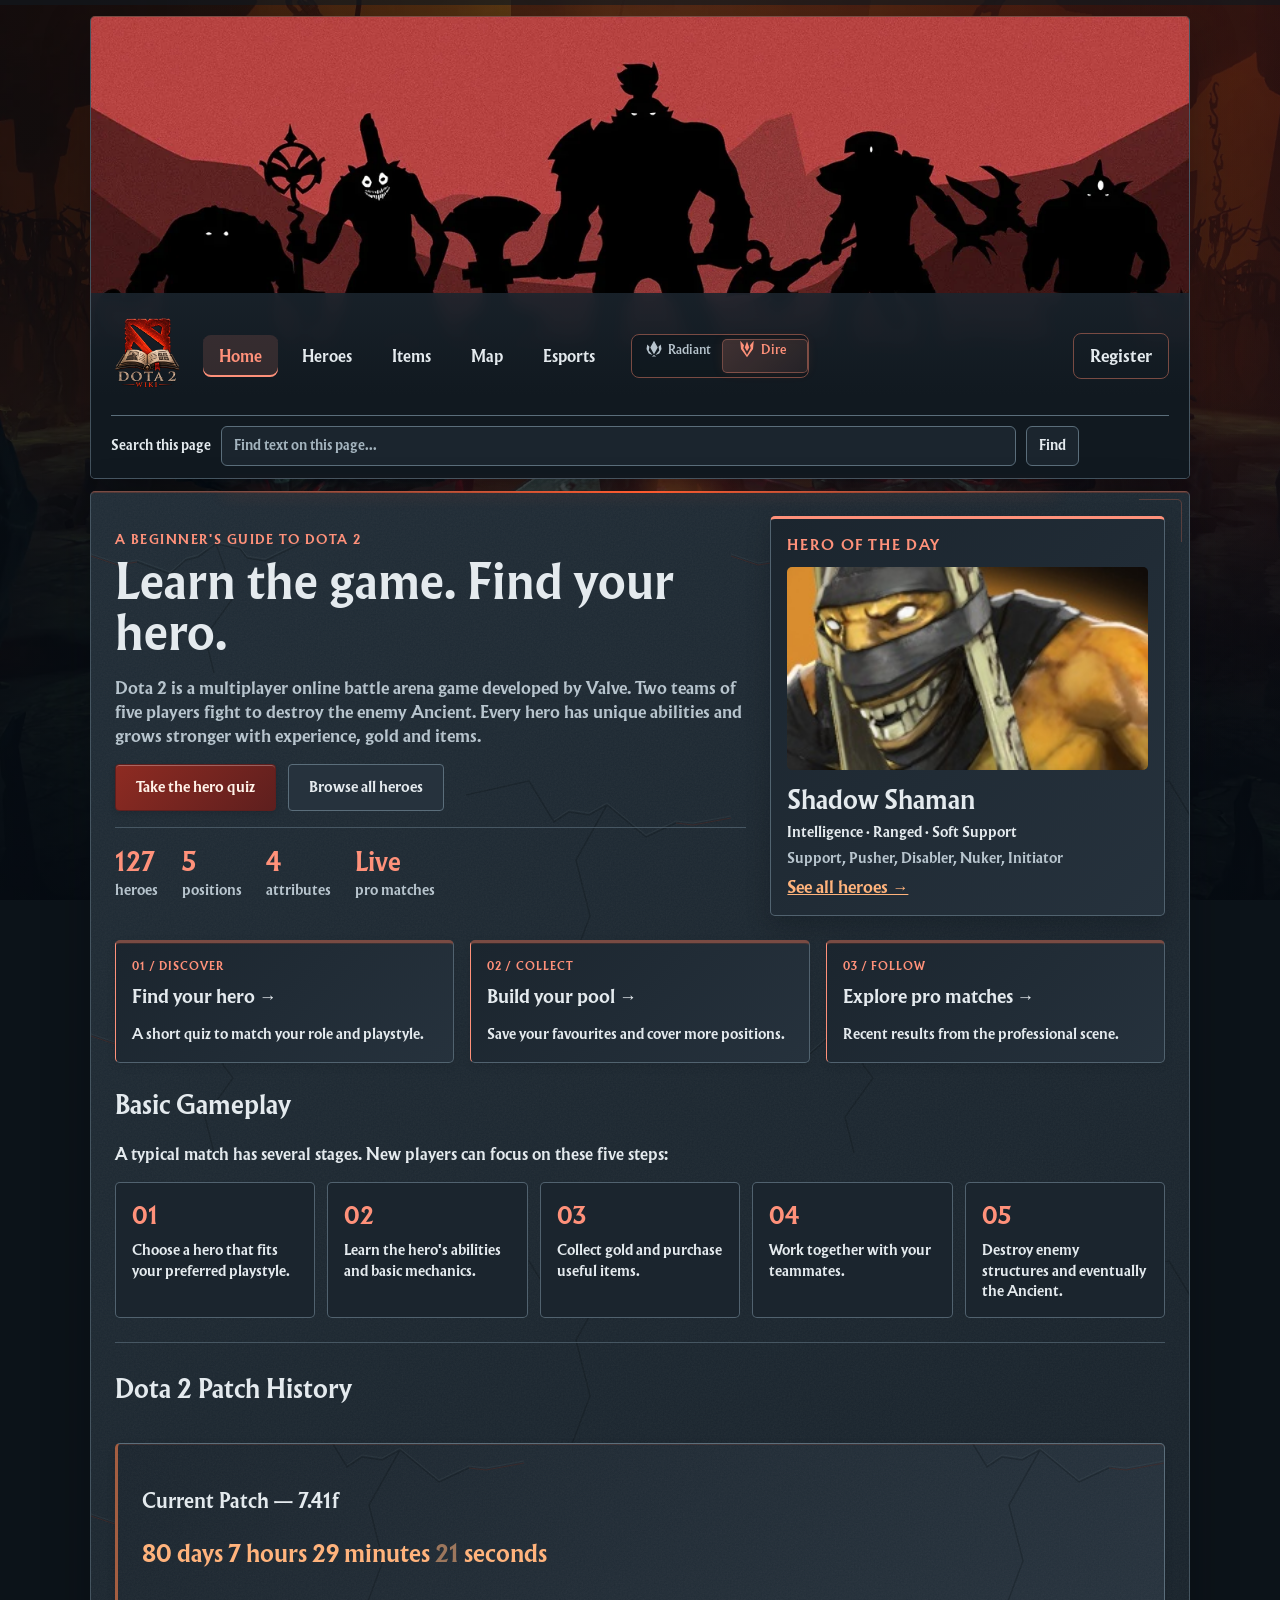
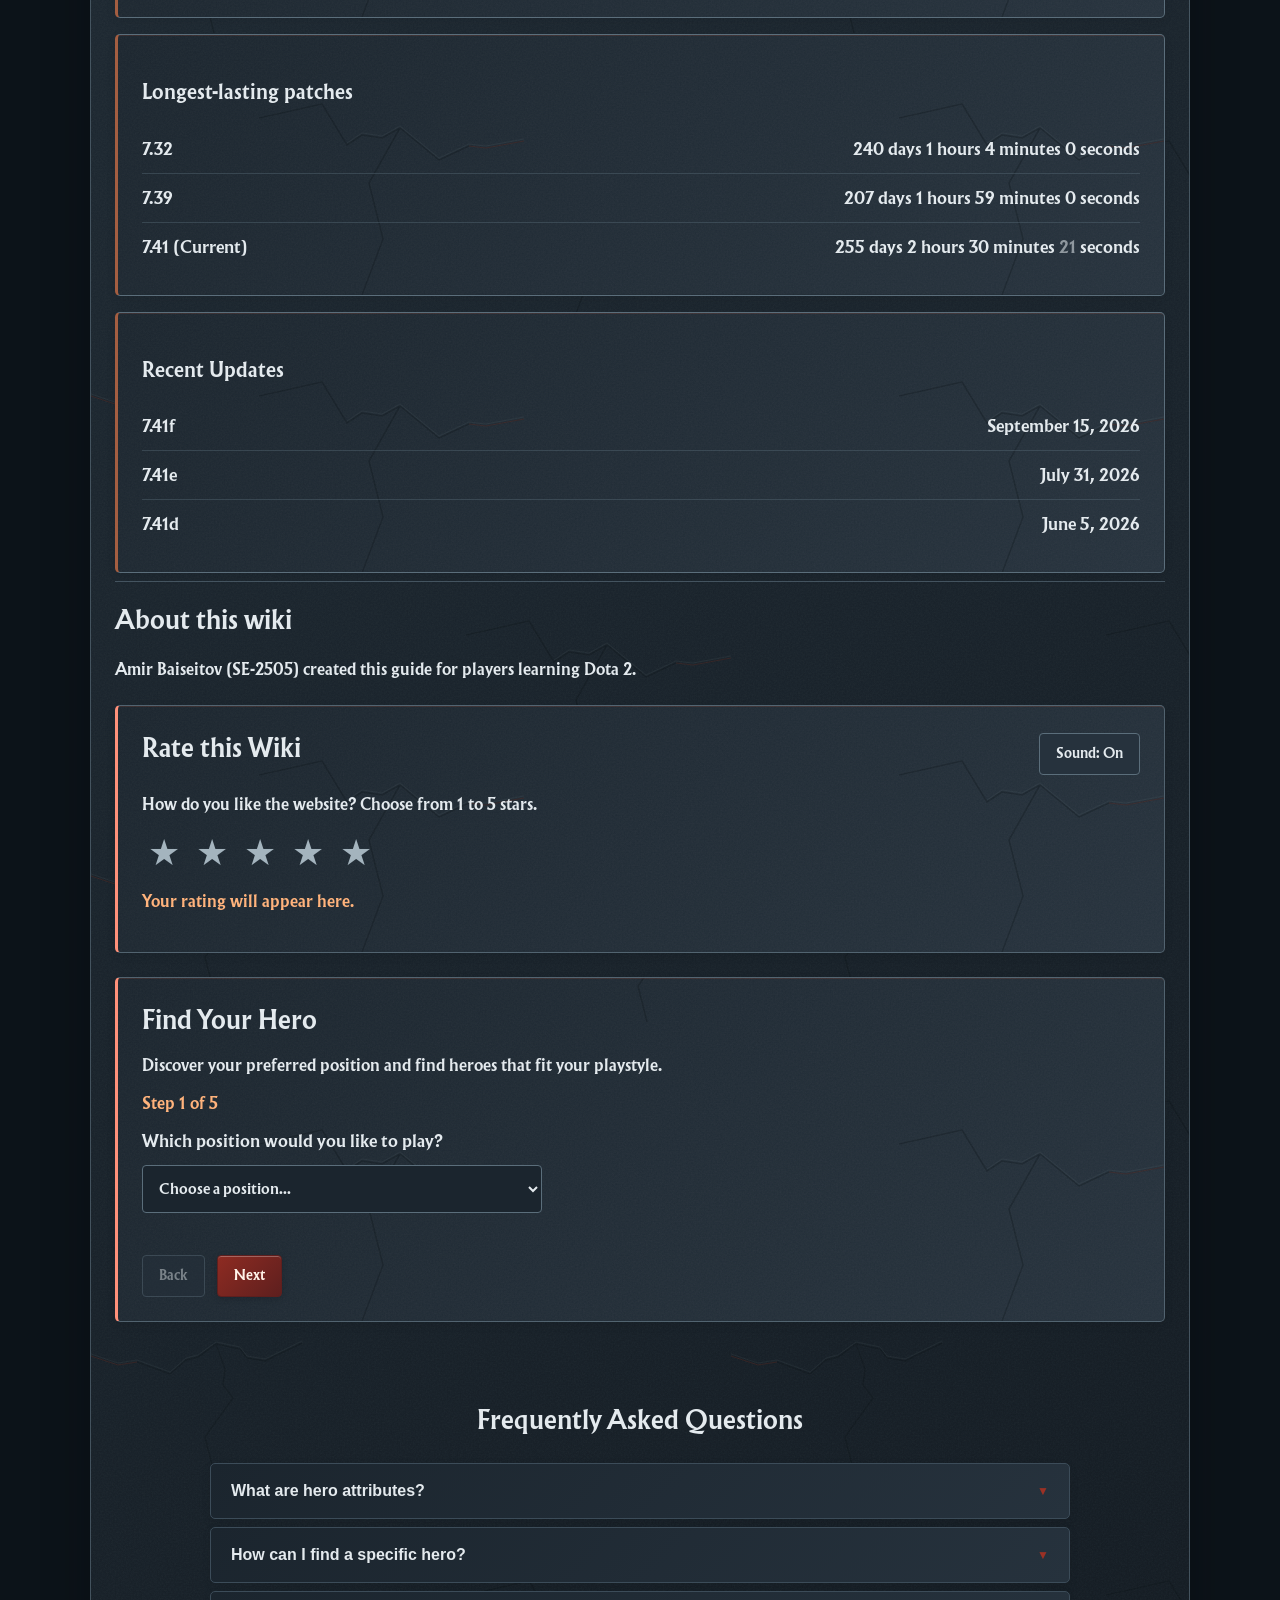
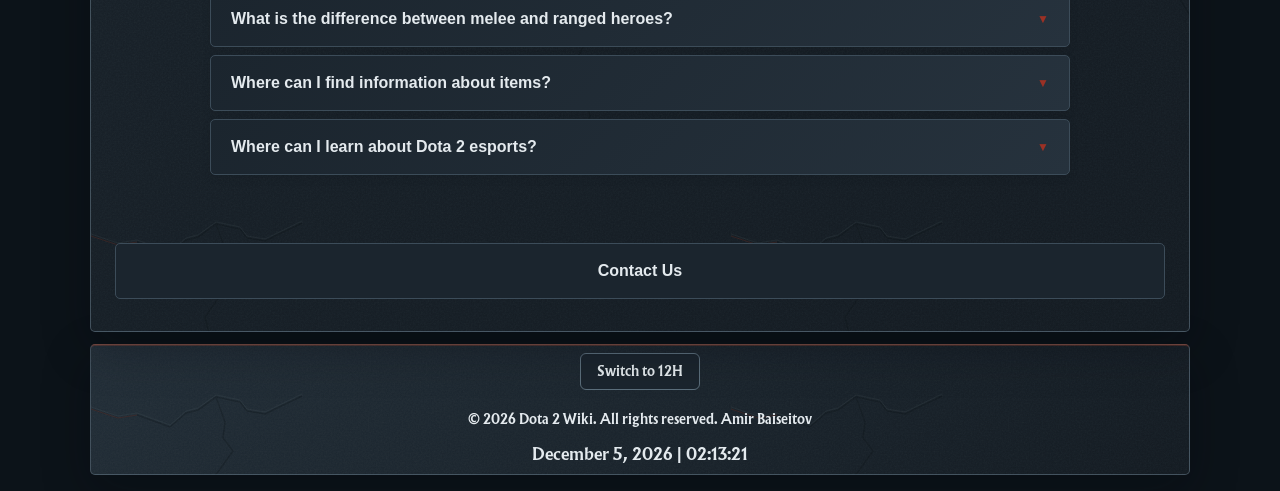
<file: index.html>
<!DOCTYPE html>
<html lang="en">
<head>
    <title>Home | Dota 2 Wiki</title>
    <meta charset="UTF-8">
    <meta name="viewport" content="width=device-width, initial-scale=1.0">
    <script src="js/theme.js"></script>
    <link rel="stylesheet" href="css/styles.css">
    <link rel="icon" href="images/icon.png">
    <script src="js/vendor/jquery-4.0.0.min.js"></script>
    <script src="js/script.js" type="module" defer></script>
</head>
<body class="home">
    <noscript><p>This website needs JavaScript for its catalogs and interactive features. Please enable it in your browser.</p></noscript>
    <div class="page-shell">
    <header>
    <a href="index.html" class="logo">
        <img src="images/icon.png" class="logo" alt="Dota 2 Wiki">
    </a>

    <button
        class="menu-toggle"
        type="button"
        aria-label="Toggle navigation"
        aria-expanded="false"
        aria-controls="main-navigation">
        ☰
    </button>
    
    <nav id="main-navigation" class="top-navbar" aria-label="Main navigation">
        <a href="index.html" class ="active">Home</a>
        <a href="heroes.html">Heroes</a>
        <a href="items.html">Items</a>
        <a href="map.html">Map</a>
        <a href="esports.html">Esports</a>
    </nav>

    
    <button class="theme-toggle" type="button" aria-label="Radiant light theme" aria-pressed="false" title="Switch to Radiant (light theme)">
        <span class="theme-side theme-radiant" aria-hidden="true"><span class="theme-emblem"></span>Radiant</span>
        <span class="theme-side theme-dire" aria-hidden="true"><span class="theme-emblem"></span>Dire</span>
    </button>

    <a href="register.html" class="register-link">
        Register
    </a>
    <form class="page-search" role="search" novalidate>
        <label for="page-search-input">Search this page</label>
        <input id="page-search-input" type="search" placeholder="Find text on this page..." autocomplete="off" aria-describedby="page-search-status">
        <button type="submit">Find</button>
        <span id="page-search-status" role="status"></span>
    </form>
    </header>
    

    
    <div class="overlay"></div>

        <main>
            <div class="main-content">
            <section class="home-hero">
                <div class="home-intro">
                    <p class="eyebrow">A BEGINNER'S GUIDE TO DOTA 2</p>
                    <h1>Learn the game. Find your hero.</h1>
                    <p class="home-lead">
                        Dota 2 is a multiplayer online battle arena game developed by Valve.
                        Two teams of five players fight to destroy the enemy Ancient. Every
                        hero has unique abilities and grows stronger with experience, gold
                        and items.
                    </p>
                    <div class="home-actions">
                        <a class="quiz-button quiz-next" href="#hero-quiz">Take the hero quiz</a>
                        <a class="quiz-button" href="heroes.html">Browse all heroes</a>
                    </div>
                    <ul class="home-stats" aria-label="Wiki in numbers">
                        <li><strong id="home-hero-count">127</strong> heroes</li>
                        <li><strong>5</strong> positions</li>
                        <li><strong>4</strong> attributes</li>
                        <li><strong>Live</strong> pro matches</li>
                    </ul>
                </div>
                <aside class="daily-hero" aria-labelledby="daily-hero-title">
                    <p class="eyebrow" id="daily-hero-title">HERO OF THE DAY</p>
                    <div id="daily-hero"></div>
                </aside>
            </section>

            <nav class="home-routes" aria-label="Start exploring">
                <a href="#hero-quiz"><span>01 / DISCOVER</span><strong>Find your hero →</strong><p>A short quiz to match your role and playstyle.</p></a>
                <a href="heroes.html"><span>02 / COLLECT</span><strong>Build your pool →</strong><p>Save your favourites and cover more positions.</p></a>
                <a href="esports.html"><span>03 / FOLLOW</span><strong>Explore pro matches →</strong><p>Recent results from the professional scene.</p></a>
            </nav>

            <h2>Basic Gameplay</h2>
            <p>A typical match has several stages. New players can focus on these five steps:</p>
            <ol class="gameplay-steps">
                <li>Choose a hero that fits your preferred playstyle.</li>
                <li>Learn the hero's abilities and basic mechanics.</li>
                <li>Collect gold and purchase useful items.</li>
                <li>Work together with your teammates.</li>
                <li>Destroy enemy structures and eventually the Ancient.</li>
            </ol>

            <hr>

            <section class="patch-history">
    <h2>Dota 2 Patch History</h2>

    <article class="current-patch">
        <h3>Current Patch — 7.41f</h3>
        <p id="patch-duration"></p>
    </article>

    <section class="longest-patches">
        <h3>Longest-lasting patches</h3>

        <div class="patch-entry">
            <span>7.32</span>
            <span id="duration-732"></span>
        </div>

        <div class="patch-entry">
            <span>7.39</span>
            <span id="duration-739"></span>
        </div>

        <div class="patch-entry">
            <span>7.41 (Current)</span>
            <span id="duration-741"></span>
        </div>
    </section>

    <section class="recent-patches">
        <h3>Recent Updates</h3>

        <div class="patch-entry">
            <span>7.41f</span>
            <span>September 15, 2026</span>
        </div>

        <div class="patch-entry">
            <span>7.41e</span>
            <span>July 31, 2026</span>
        </div>

        <div class="patch-entry">
            <span>7.41d</span>
            <span>June 5, 2026</span>
        </div>
    </section>
</section>

            <hr>

            <h2>About this wiki</h2>
            <p>Amir Baiseitov (SE-2505) created this guide for players learning Dota 2.</p>

            <section class="community-panel" aria-labelledby="rating-title">
                <div class="interactive-heading">
                    <h2 id="rating-title">Rate this Wiki</h2>
                    <button id="sound-toggle" class="quiz-button" type="button" aria-pressed="true" title="Toggle rating and quiz sounds">Sound: On</button>
                </div>
                <p>How do you like the website? Choose from 1 to 5 stars.</p>
                <div class="rating-stars" role="group" aria-label="Website rating">
                    <button class="rating-star" type="button" data-rating="1" aria-label="Rate 1 out of 5 stars" aria-pressed="false">★</button>
                    <button class="rating-star" type="button" data-rating="2" aria-label="Rate 2 out of 5 stars" aria-pressed="false">★</button>
                    <button class="rating-star" type="button" data-rating="3" aria-label="Rate 3 out of 5 stars" aria-pressed="false">★</button>
                    <button class="rating-star" type="button" data-rating="4" aria-label="Rate 4 out of 5 stars" aria-pressed="false">★</button>
                    <button class="rating-star" type="button" data-rating="5" aria-label="Rate 5 out of 5 stars" aria-pressed="false">★</button>
                </div>
                <p id="rating-message" role="status">Your rating will appear here.</p>
            </section>

            <section class="community-panel" id="hero-quiz" aria-labelledby="quiz-title">
                <h2 id="quiz-title">Find Your Hero</h2>
                <p>Discover your preferred position and find heroes that fit your playstyle.</p>
                <p id="quiz-progress" role="status">Step 1 of 5</p>

                <div class="quiz-step">
                    <label for="quiz-position">Which position would you like to play?</label>
                    <select id="quiz-position" aria-describedby="quiz-error">
                        <option value="" disabled selected>Choose a position...</option>
                        <option value="Auto">Help me find my position</option>
                        <option value="Carry">1 — Carry</option>
                        <option value="Mid">2 — Mid</option>
                        <option value="Offlane">3 — Offlane</option>
                        <option value="Soft Support">4 — Soft Support</option>
                        <option value="Hard Support">5 — Hard Support</option>
                    </select>
                </div>

                <div class="quiz-step" hidden>
                    <label for="quiz-playstyle">What would you enjoy doing for your team?</label>
                    <select id="quiz-playstyle" aria-describedby="quiz-error">
                        <option value="" disabled selected>Choose a playstyle...</option>
                        <option value="Farm">Become a strong damage dealer through farming</option>
                        <option value="Burst">Eliminate key enemies with burst damage</option>
                        <option value="Initiate">Start fights and control enemies</option>
                        <option value="Roam">Move around the map and set up kills</option>
                        <option value="Protect">Save and protect teammates</option>
                        <option value="Push">Pressure lanes and destroy towers</option>
                    </select>
                    <label for="quiz-early-game">How would you prefer to spend the early game?</label>
                    <select id="quiz-early-game" aria-describedby="quiz-error">
                        <option value="" disabled selected>Choose an early-game plan...</option>
                        <option value="Farm">Focus on last hits and items</option>
                        <option value="Solo">Get solo experience and control the lane</option>
                        <option value="Pressure">Pressure the enemy carry and lead the frontline</option>
                        <option value="Roam">Rotate between lanes and help secure kills</option>
                        <option value="Protect">Protect my carry and provide vision</option>
                    </select>
                </div>

                <div class="quiz-step" hidden>
                    <label for="quiz-attack-type">How would you prefer to attack?</label>
                    <select id="quiz-attack-type" aria-describedby="quiz-error">
                        <option value="" disabled selected>Choose an attack type...</option>
                        <option value="Any">Either is fine</option>
                        <option value="Melee">Melee — fight up close</option>
                        <option value="Ranged">Ranged — attack from a distance</option>
                    </select>
                </div>

                <div class="quiz-step" hidden>
                    <label for="quiz-attribute">Which hero attribute do you prefer?</label>
                    <select id="quiz-attribute" aria-describedby="quiz-error">
                        <option value="" disabled selected>Choose an attribute...</option>
                        <option value="Any">Any attribute</option>
                        <option value="Strength">Strength</option>
                        <option value="Agility">Agility</option>
                        <option value="Intelligence">Intelligence</option>
                        <option value="Universal">Universal</option>
                    </select>
                </div>

                <div class="quiz-step" hidden>
                    <label for="quiz-complexity">How complex should your hero be?</label>
                    <select id="quiz-complexity" aria-describedby="quiz-error">
                        <option value="" disabled selected>Choose a difficulty...</option>
                        <option value="1">1 — Easy</option>
                        <option value="2">2 — Medium</option>
                        <option value="3">3 — Hard</option>
                        <option value="Any">Any difficulty</option>
                    </select>
                </div>

                <div class="quiz-step" hidden>
                    <h3 id="quiz-results-title" tabindex="-1">Your hero matches</h3>
                    <p id="quiz-position-result"></p>
                    <p>Preference scores show how closely each hero fits your answers. Check the details to compare.</p>
                    <div id="quiz-recommendations"></div>
                    <div class="copy-controls">
                        <button id="copy-recommendations" class="quiz-button" type="button" aria-describedby="copy-tooltip">
                            <span class="copy-icon" aria-hidden="true">⧉</span> Copy recommendations
                        </button>
                        <span id="copy-tooltip" role="tooltip" hidden>Copied to clipboard!</span>
                    </div>
                    <a href="heroes.html">Explore all heroes</a>
                </div>

                <p id="quiz-error" class="field-error" role="alert"></p>
                <p id="account-feedback" role="status"></p>
                <div class="quiz-actions">
                    <button class="quiz-button" id="quiz-back" type="button" disabled>Back</button>
                    <button class="quiz-button quiz-next" id="quiz-next" type="button">Next</button>
                </div>
            </section>

            <section class="faq">
                <h2>Frequently Asked Questions</h2>


                <div class="faq-item">
                    <button class="faq-question" type="button">
                        What are hero attributes?
                    </button>
                    
                    <div class="faq-answer">
                        <p>
                            Heroes are classified by Strength, Agility, Intelligence, and Universal attributes. Each attribute influences how heroes benefit from their stats.
                        </p>
                    </div>
                </div>

                <div class="faq-item">
                    <button class="faq-question" type="button">
                        How can I find a specific hero?
                    </button>
                    
                    <div class="faq-answer">
                        <p>
                            Visit the Heroes page and use the search bar or filters to find heroes by name, attribute, or complexity.
                        </p>
                    </div>
                </div>

                <div class="faq-item">
                    <button class="faq-question" type="button">
                        What is the difference between melee and ranged heroes?
                    </button>
                    
                    <div class="faq-answer" >
                        <p>
                            Melee heroes attack from a short distance, while ranged heroes can attack enemies from farther away.
                        </p>
                    </div>
                </div>
                
                <div class="faq-item">
                    <button class="faq-question" type="button">
                        Where can I find information about items?
                    </button>
                    
                    <div class="faq-answer">
                        <p>
                            Open the Items page to explore different items and view their details.
                        </p>
                    </div>
                </div>

                <div class="faq-item">
                    <button class="faq-question" type="button">
                        Where can I learn about Dota 2 esports?
                    </button>
                    
                    <div class="faq-answer">
                        <p>
                            Visit the Esports page to explore information about professional teams and tournaments.
                        </p>
                    </div>
                </div>
            </section>




            <div id="contact-block">
                <button id="open-contact" type="button">Contact Us</button>
            </div>
            
            </div>
            

        </main>
            
        <div class="popup-overlay" id="contact-popup">
                <div class="popup-content" role="dialog" aria-modal="true" aria-label="Contact us">

            <form class="contact-form" id="contact-form" novalidate>
                <button id="close-contact" type="button" aria-label="Close contact form">×</button>
                <label for="name">Name</label> 
                
                <input type="text" id="name" name="name" placeholder="Enter your name">

                <label for="email">Email</label>
                <input type="text" inputmode="email" id="email" name="email" placeholder="Enter your email">

                <label for="topic">Topic</label>
                <select id="topic" name="topic">
                    <option value="" disabled selected hidden>Choose a topic ...</option>
                    <option value="feedback">Website Feedback</option>
                    <option value="heroes">Hero Information</option>
                    <option value="items">Item Information</option>
                    <option value="map">Map Information</option>
                    <option value="other">Other</option>
                </select>

                <label for="message">Message</label>
                <textarea
                    id="message"
                    name="message"
                    placeholder="Write your message..."
                    rows="5"></textarea>
                <div id="form-errors" role="alert"></div>
                <div id="form-result" role="status"></div>

                <button class="contact-send" type="submit">Send Message</button>

            </form>
                </div>
            </div>

    <footer>
        <button id="toggle-time-format" type="button">
            Switch to 12H
        </button>
        <p>&copy; 2026 Dota 2 Wiki. All rights reserved. Amir Baiseitov</p>
        <div id="current-datetime"></div>
    </footer>
    </div>  
</body>
</html>
</file>
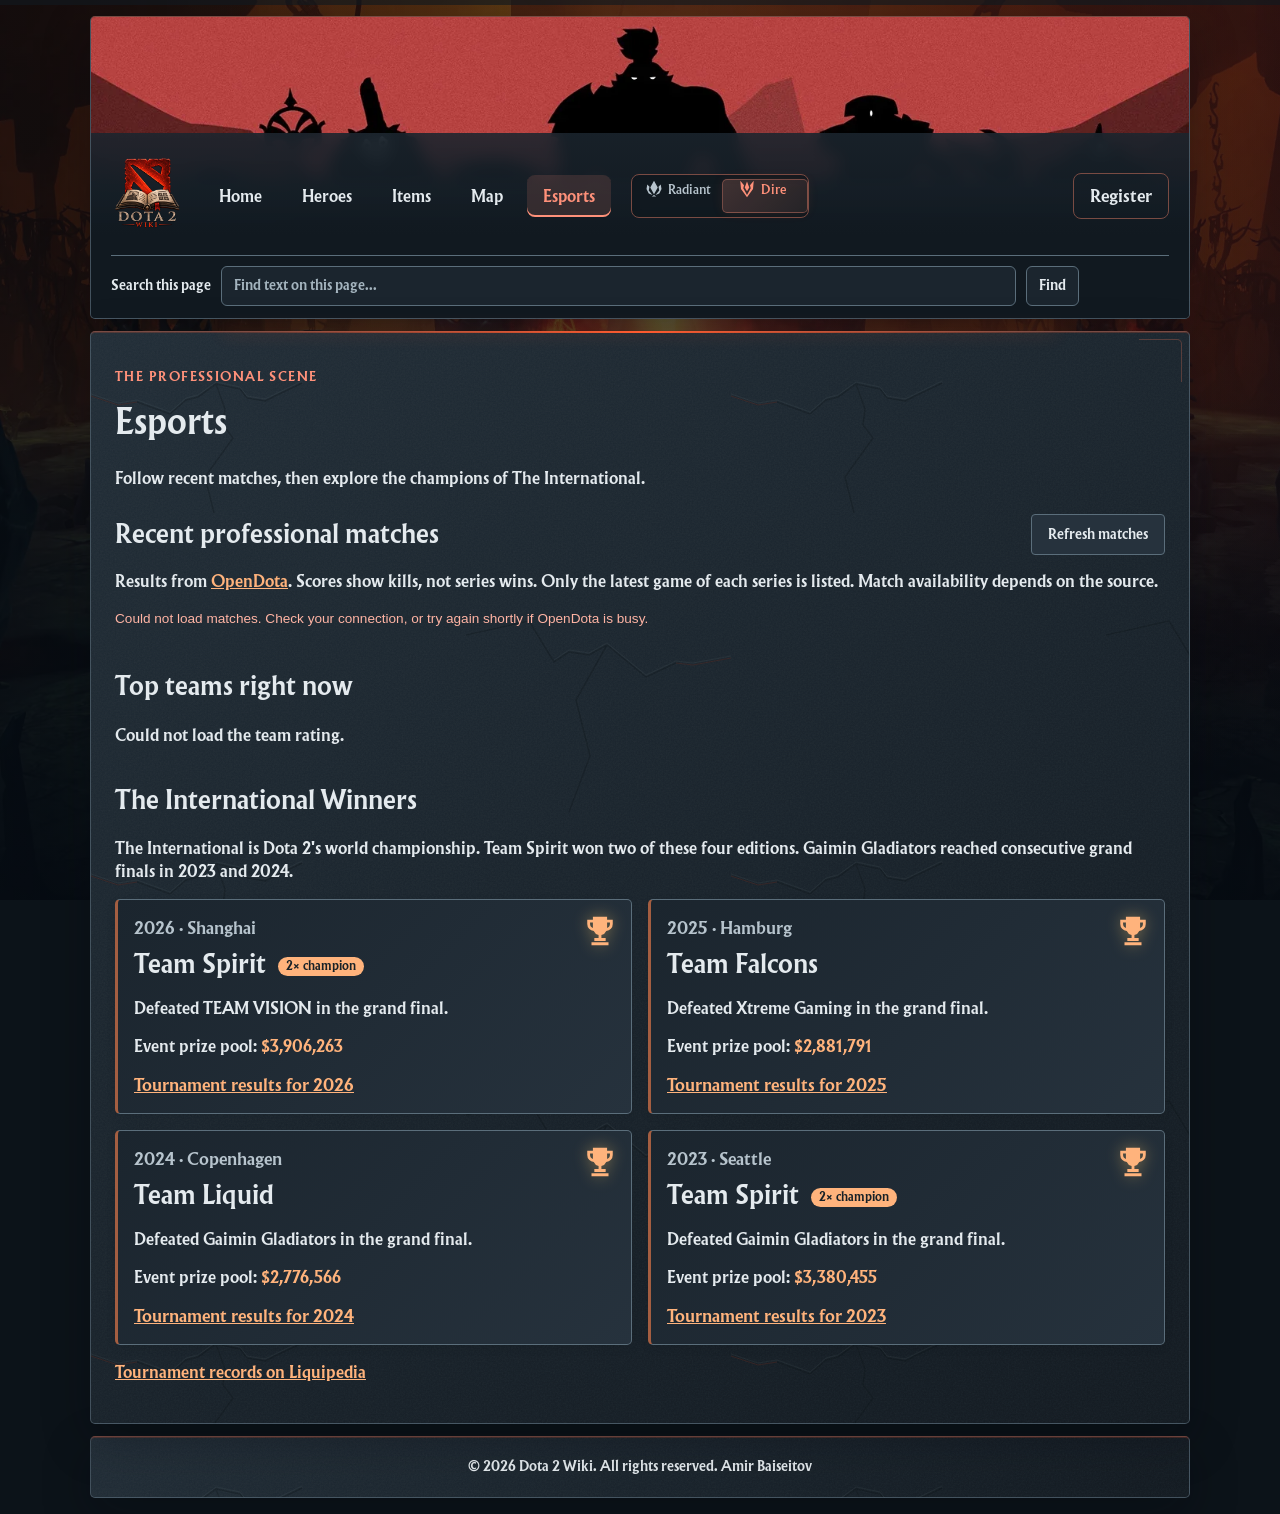
<file: esports.html>
<!DOCTYPE html>
<html lang="en">
<head>
    <title>Esports | Dota 2 Wiki</title>
    <meta charset="UTF-8">
    <meta name="viewport" content="width=device-width, initial-scale=1.0">
    <script src="js/theme.js"></script>
    <link rel="stylesheet" href="css/styles.css">
    <link rel="icon" href="images/icon.png">
    <script src="js/vendor/jquery-4.0.0.min.js"></script>
    <script src="js/script.js" type="module" defer></script>
</head>
<body>
    <noscript><p>This website needs JavaScript for its catalogs and interactive features. Please enable it in your browser.</p></noscript>
    <div class="page-shell">
<header>
    <a href="index.html" class="logo">
        <img src="images/icon.png" class="logo" alt="Dota 2 Wiki">
    </a>

    <button
        class="menu-toggle"
        type="button"
        aria-label="Toggle navigation"
        aria-expanded="false"
        aria-controls="main-navigation">
        ☰
    </button>
    
    <nav id="main-navigation" class="top-navbar" aria-label="Main navigation">
        <a href="index.html">Home</a>
        <a href="heroes.html">Heroes</a>
        <a href="items.html">Items</a>
        <a href="map.html">Map</a>
        <a href="esports.html" class ="active">Esports</a>
    </nav>

    <button class="theme-toggle" type="button" aria-label="Radiant light theme" aria-pressed="false" title="Switch to Radiant (light theme)">
        <span class="theme-side theme-radiant" aria-hidden="true"><span class="theme-emblem"></span>Radiant</span>
        <span class="theme-side theme-dire" aria-hidden="true"><span class="theme-emblem"></span>Dire</span>
    </button>

    <a href="register.html" class="register-link">
        Register
    </a>
    <form class="page-search" role="search" novalidate>
        <label for="page-search-input">Search this page</label>
        <input id="page-search-input" type="search" placeholder="Find text on this page..." autocomplete="off" aria-describedby="page-search-status">
        <button type="submit">Find</button>
        <span id="page-search-status" role="status"></span>
    </form>
    </header>

<div class="overlay"></div>
  

    <main>
        <p class="eyebrow">THE PROFESSIONAL SCENE</p>
        <h1>Esports</h1>
        <p>Follow recent matches, then explore the champions of The International.</p>
        <section id="pro-matches" aria-labelledby="matches-title">
            <div class="section-heading">
                <h2 id="matches-title">Recent professional matches</h2>
                <button id="refresh-matches" class="quiz-button" type="button">Refresh matches</button>
            </div>
            <p>Results from <a href="https://www.opendota.com/">OpenDota</a>. Scores show kills, not series wins. Only the latest game of each series is listed. Match availability depends on the source.</p>
            <p id="matches-status" role="status"></p>
            <div id="match-list" class="match-list"></div>
        </section>
        <section class="top-teams-section" aria-labelledby="top-teams-title">
            <h2 id="top-teams-title">Top teams right now</h2>
            <p id="top-teams-status" role="status">Loading the team rating…</p>
            <ol id="top-teams" class="top-teams"></ol>
        </section>
        <!-- One trophy drawing, reused in every card with <use>. -->
        <svg width="0" height="0" class="svg-sprite" aria-hidden="true">
            <symbol id="trophy" viewBox="0 0 24 24">
                <path fill="currentColor" d="M7 2h10v2h4v3a5 5 0 0 1-4.6 5 5 5 0 0 1-3.4 2.9V17h3v2H8v-2h3v-2.1A5 5 0 0 1 7.6 12 5 5 0 0 1 3 7V4h4V2zm0 4H5v1a3 3 0 0 0 2 2.8V6zm10 0v3.8A3 3 0 0 0 19 7V6h-2zM6 20h12v2H6v-2z"/>
            </symbol>
        </svg>
        <h2>The International Winners</h2>
        <p>The International is Dota 2's world championship. Team Spirit won two of these four editions. Gaimin Gladiators reached consecutive grand finals in 2023 and 2024.</p>
        <div class="ti-editions">
            <article class="ti-edition">
                <svg class="ti-trophy" aria-hidden="true"><use href="#trophy"></use></svg>
                <h2>2026 · Shanghai</h2>
                <h3>Team Spirit <span class="ti-badge">2× champion</span></h3>
                <p>Defeated TEAM VISION in the grand final.</p>
                <p>Event prize pool: <strong>$3,906,263</strong></p>
                <a href="https://liquipedia.net/dota2/The_International/2026">Tournament results for 2026</a>
            </article>
            <article class="ti-edition">
                <svg class="ti-trophy" aria-hidden="true"><use href="#trophy"></use></svg>
                <h2>2025 · Hamburg</h2>
                <h3>Team Falcons</h3>
                <p>Defeated Xtreme Gaming in the grand final.</p>
                <p>Event prize pool: <strong>$2,881,791</strong></p>
                <a href="https://liquipedia.net/dota2/The_International/2025">Tournament results for 2025</a>
            </article>
            <article class="ti-edition">
                <svg class="ti-trophy" aria-hidden="true"><use href="#trophy"></use></svg>
                <h2>2024 · Copenhagen</h2>
                <h3>Team Liquid</h3>
                <p>Defeated Gaimin Gladiators in the grand final.</p>
                <p>Event prize pool: <strong>$2,776,566</strong></p>
                <a href="https://liquipedia.net/dota2/The_International/2024">Tournament results for 2024</a>
            </article>
            <article class="ti-edition">
                <svg class="ti-trophy" aria-hidden="true"><use href="#trophy"></use></svg>
                <h2>2023 · Seattle</h2>
                <h3>Team Spirit <span class="ti-badge">2× champion</span></h3>
                <p>Defeated Gaimin Gladiators in the grand final.</p>
                <p>Event prize pool: <strong>$3,380,455</strong></p>
                <a href="https://liquipedia.net/dota2/The_International/2023">Tournament results for 2023</a>
            </article>
        </div>
        <p><a href="https://liquipedia.net/dota2/The_International">Tournament records on Liquipedia</a></p>
    </main>
<footer>
    <p>&copy; 2026 Dota 2 Wiki. All rights reserved. Amir Baiseitov</p>
</footer>
</div>
</body>
</html>
</file>
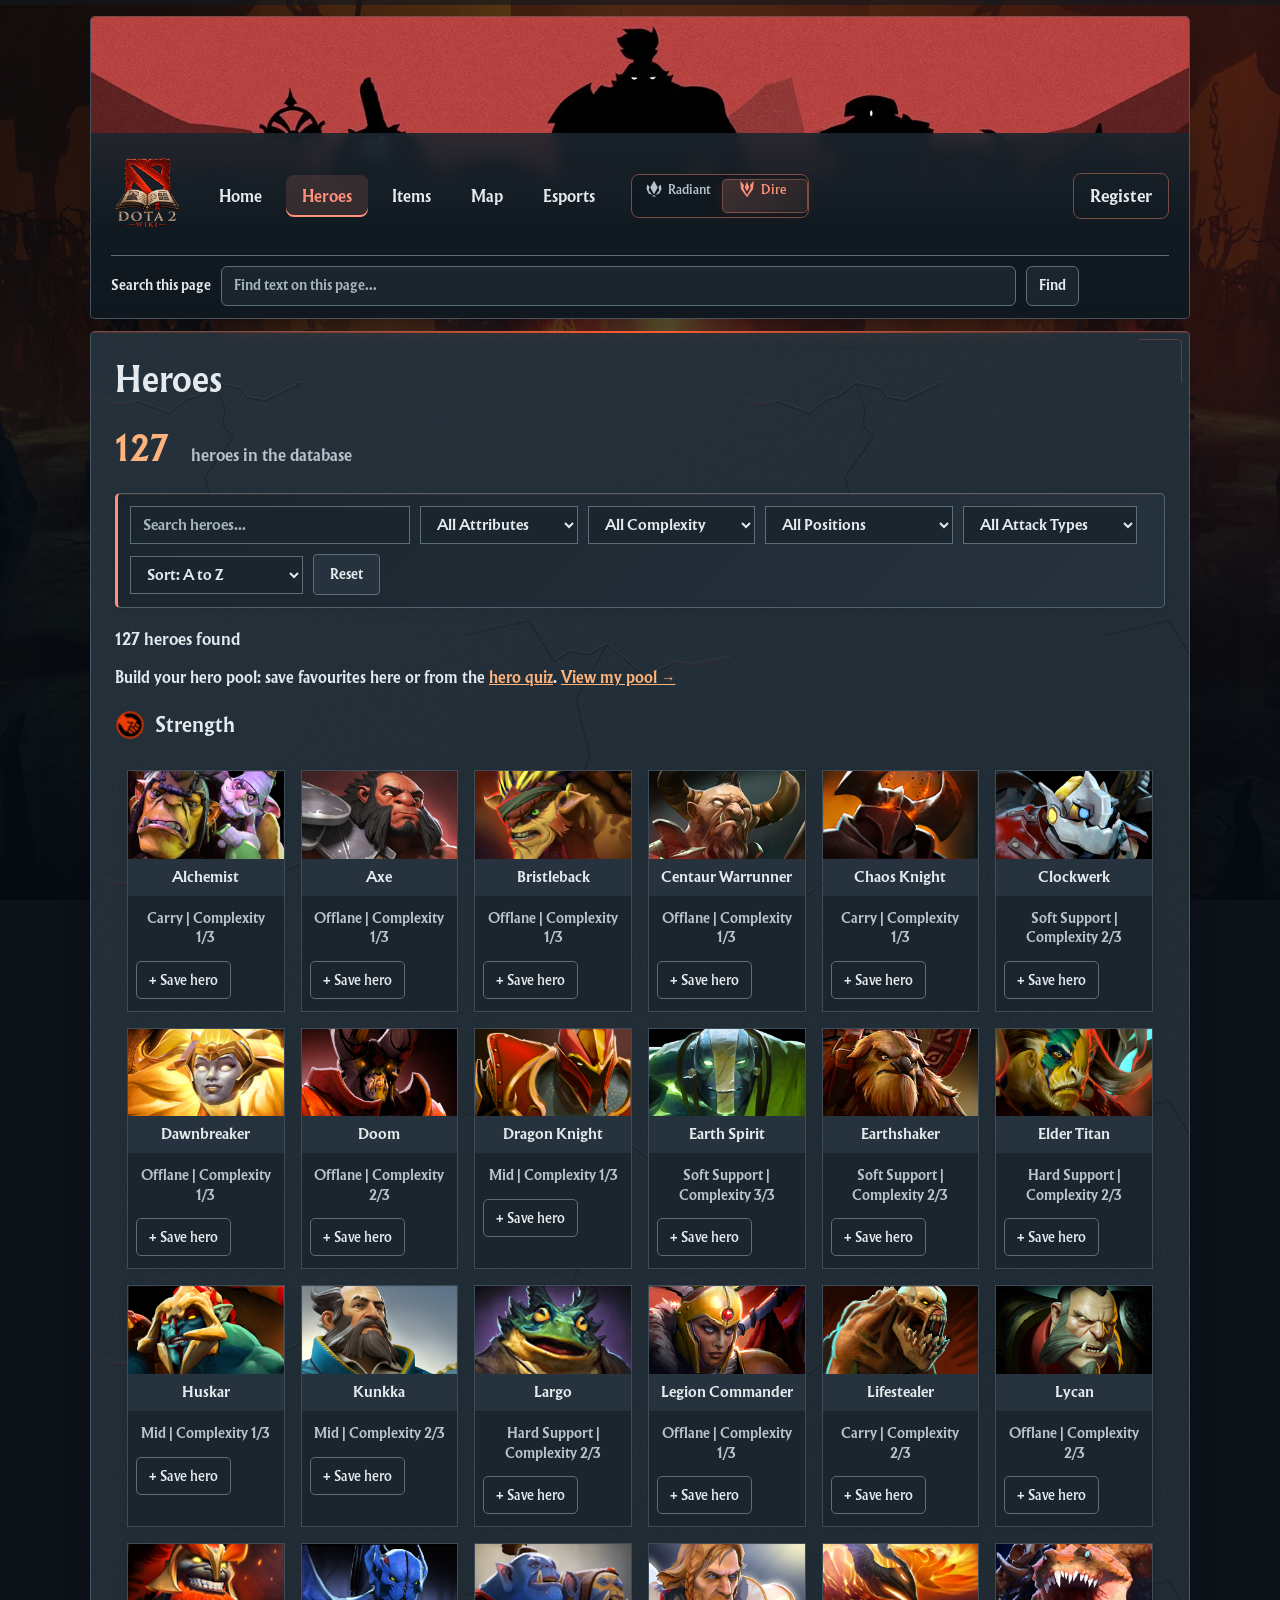
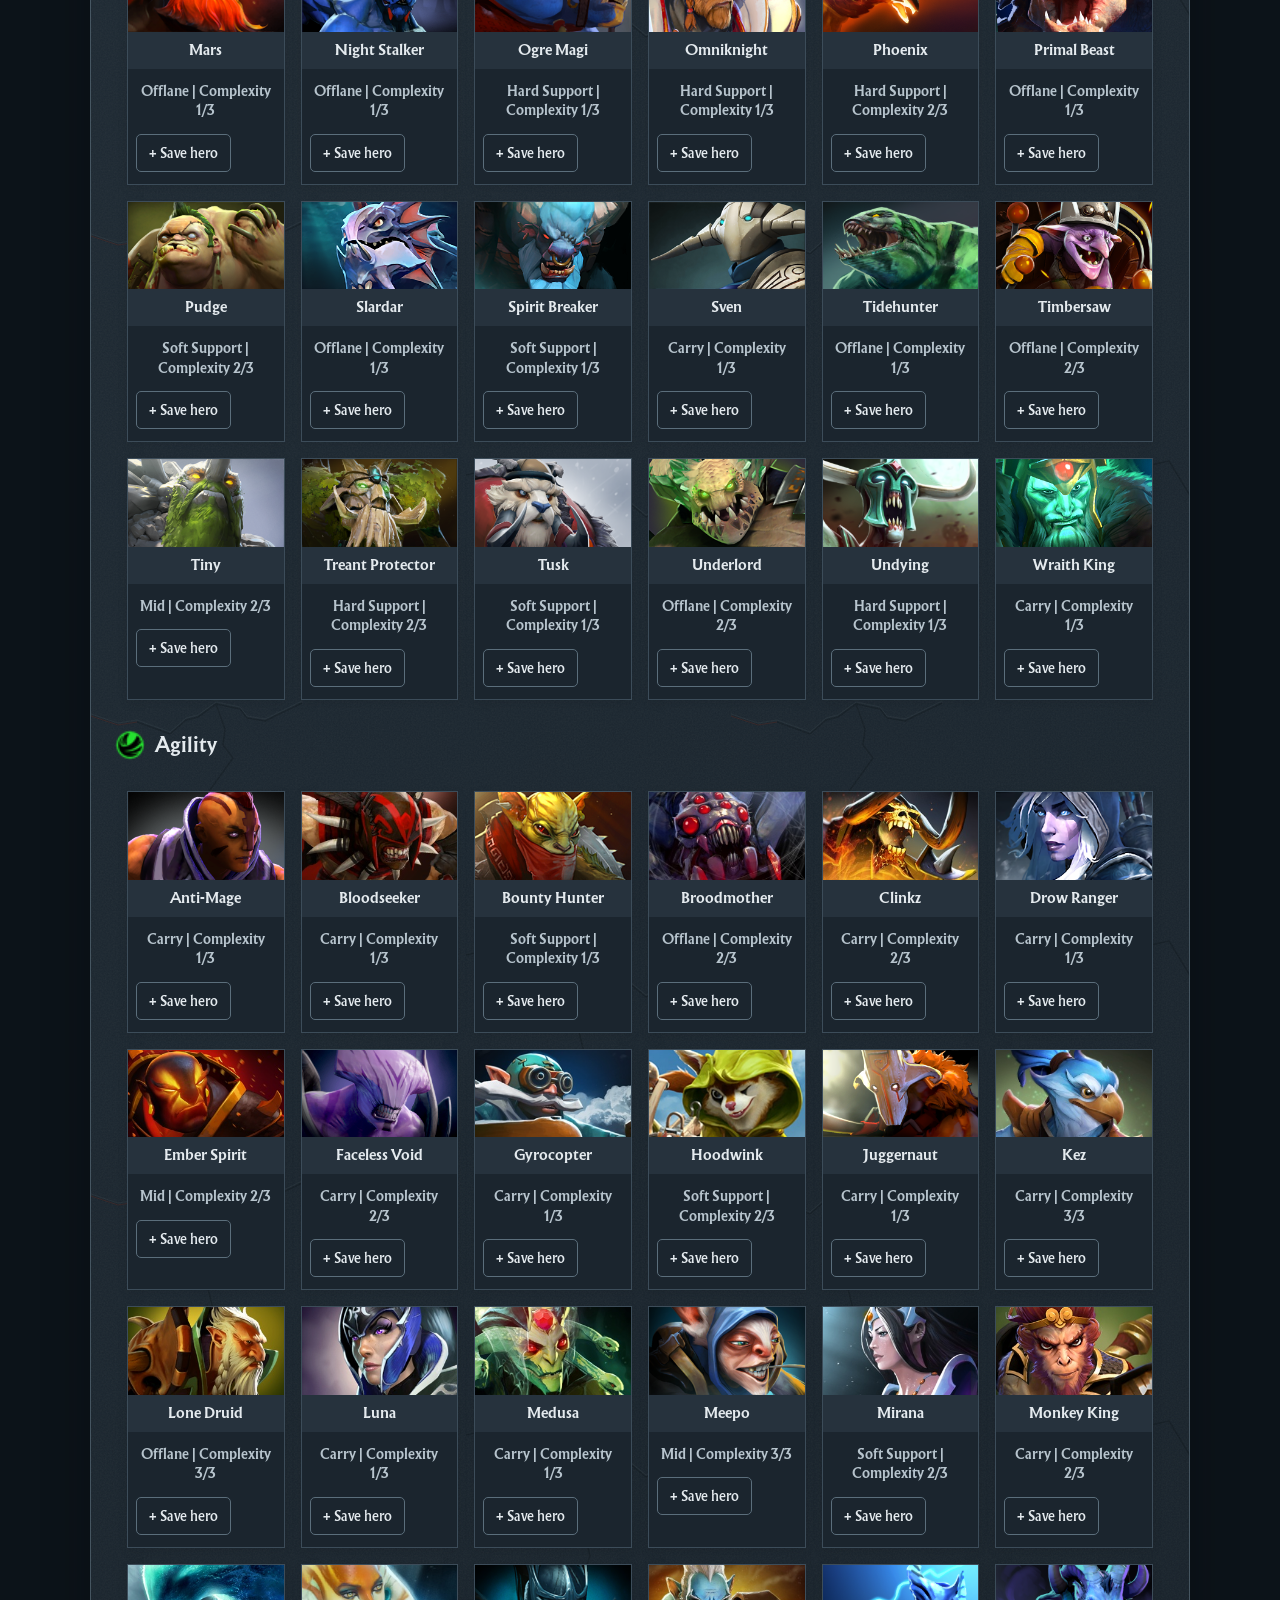
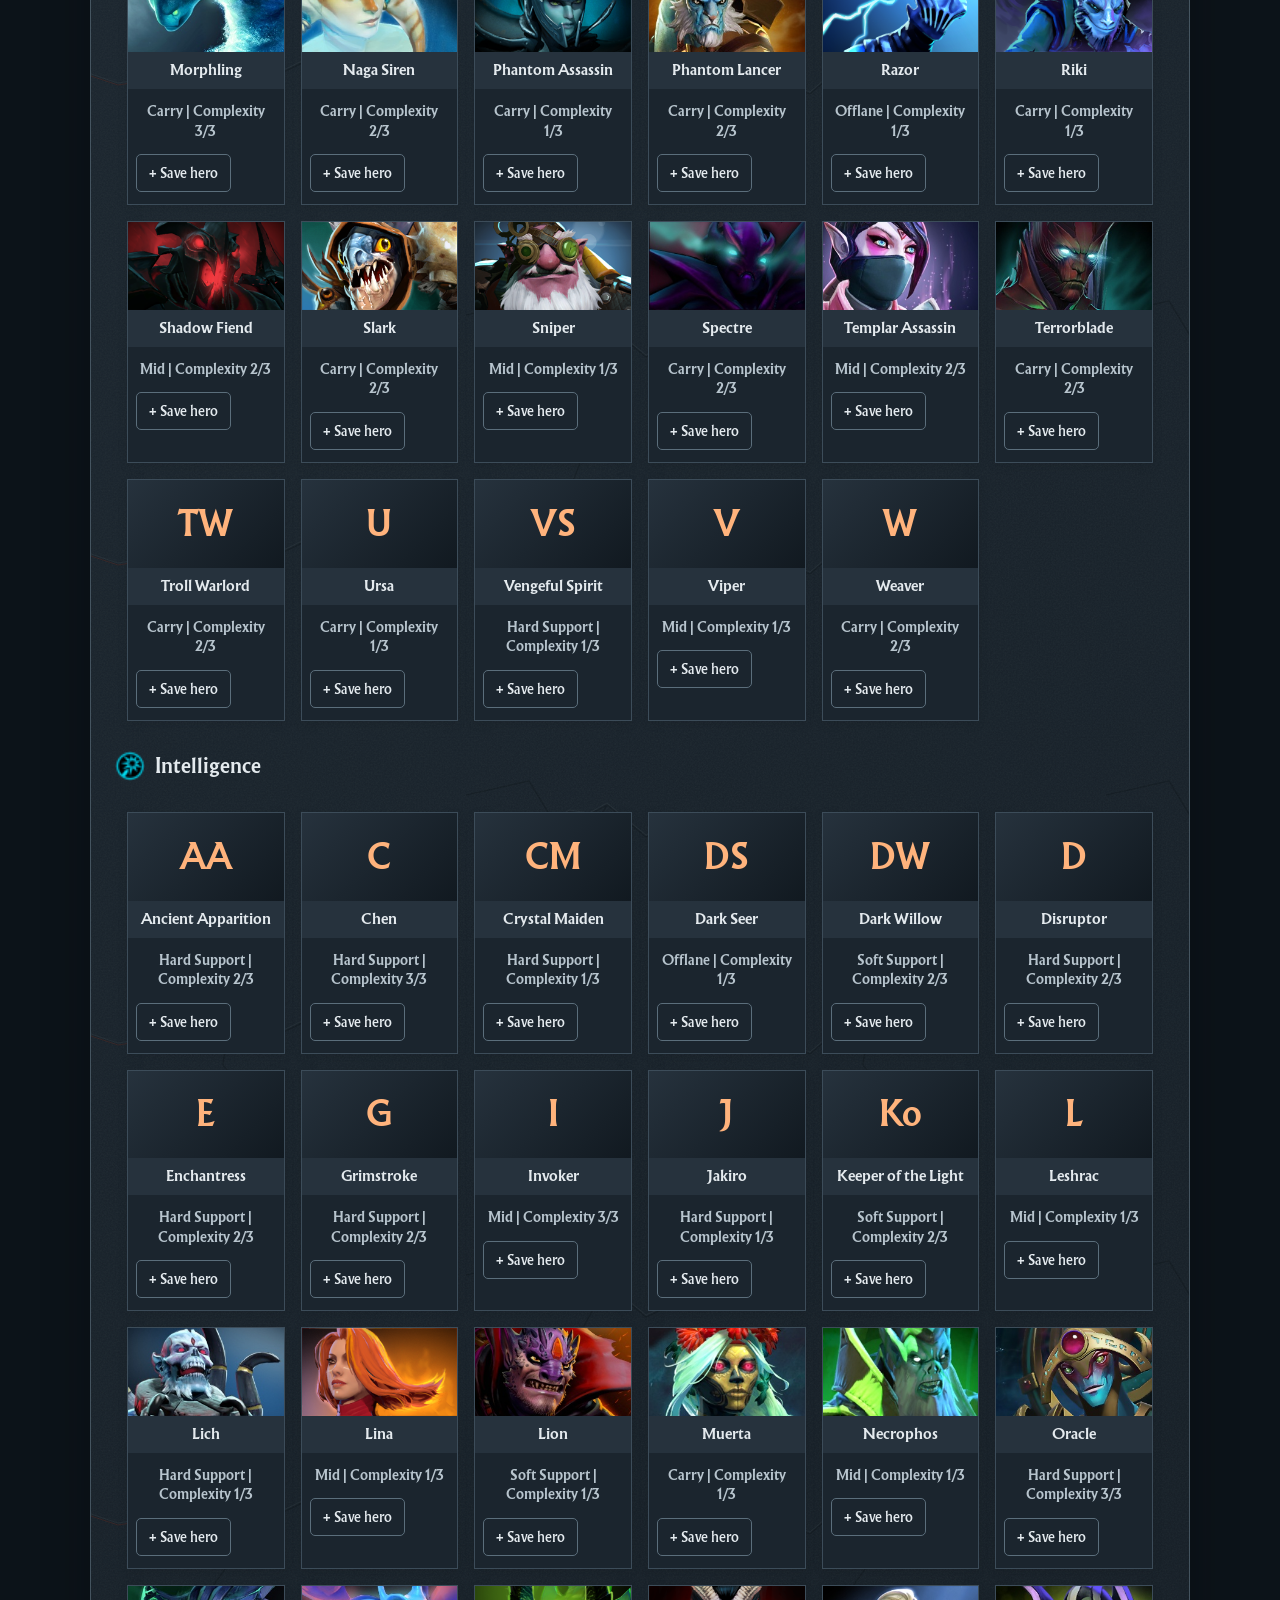
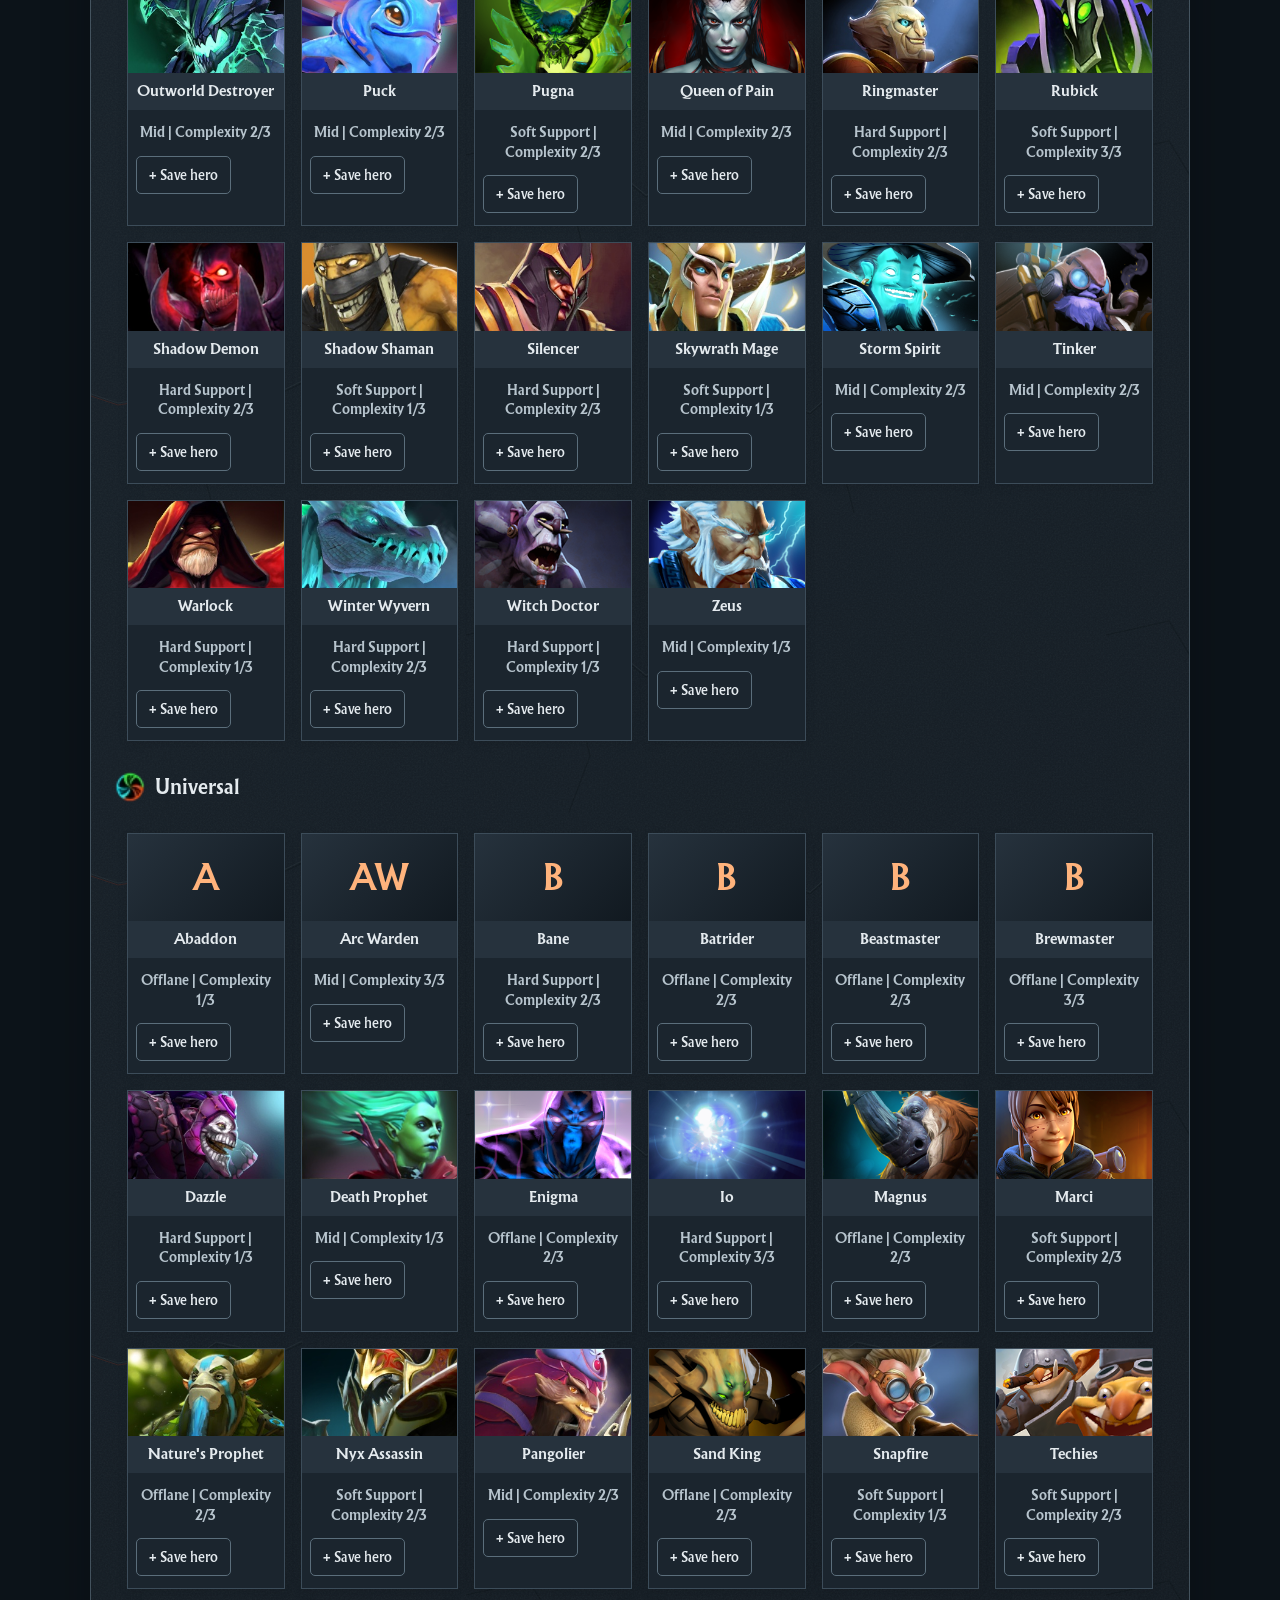
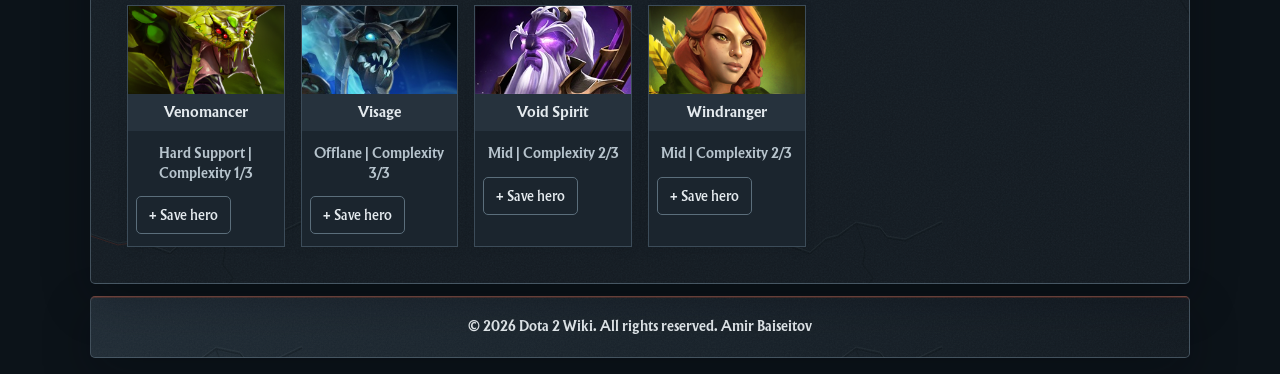
<file: heroes.html>
<!DOCTYPE html>
<html lang="en">
<head>
    <title>Heroes | Dota 2 Wiki</title>
    <meta charset="UTF-8">
    <meta name="viewport" content="width=device-width, initial-scale=1.0">
    <script src="js/theme.js"></script>
    <link rel="stylesheet" href="css/styles.css">
    <link rel="icon" href="images/icon.png">
    <script src="js/vendor/jquery-4.0.0.min.js"></script>
    <script src="js/script.js" type="module" defer></script>
</head>
<body>
    <noscript><p>This website needs JavaScript for its catalogs and interactive features. Please enable it in your browser.</p></noscript>
    <div class="page-shell">
<header>
    <a href="index.html" class="logo">
        <img src="images/icon.png" class="logo" alt="Dota 2 Wiki">
    </a>

    <button
        class="menu-toggle"
        type="button"
        aria-label="Toggle navigation"
        aria-expanded="false"
        aria-controls="main-navigation">
        ☰
    </button>
    
    <nav id="main-navigation" class="top-navbar" aria-label="Main navigation">
        <a href="index.html">Home</a>
        <a href="heroes.html" class ="active">Heroes</a>
        <a href="items.html">Items</a>
        <a href="map.html">Map</a>
        <a href="esports.html">Esports</a>
    </nav>

    <button class="theme-toggle" type="button" aria-label="Radiant light theme" aria-pressed="false" title="Switch to Radiant (light theme)">
        <span class="theme-side theme-radiant" aria-hidden="true"><span class="theme-emblem"></span>Radiant</span>
        <span class="theme-side theme-dire" aria-hidden="true"><span class="theme-emblem"></span>Dire</span>
    </button>

    <a href="register.html" class="register-link">
        Register
    </a>
    <form class="page-search" role="search" novalidate>
        <label for="page-search-input">Search this page</label>
        <input id="page-search-input" type="search" placeholder="Find text on this page..." autocomplete="off" aria-describedby="page-search-status">
        <button type="submit">Find</button>
        <span id="page-search-status" role="status"></span>
    </form>
    </header>

<div class="overlay"></div>


    <main>
        <h1>Heroes</h1>
        <p class="hero-stat"><strong id="hero-total">0</strong> heroes in the database</p>
        <div class="hero-filters">

        <div class="hero-search-box">
            <input type="search" id="hero-search" placeholder="Search heroes..."
                aria-label="Search heroes" autocomplete="off"
                aria-controls="hero-suggestions" aria-expanded="false">
            <ul id="hero-suggestions" aria-label="Hero suggestions" hidden></ul>
        </div>

    <select id="attribute-filter" aria-label="Filter by attribute">
        <option value="All">All Attributes</option>
        <option value="Strength">Strength</option>
        <option value="Agility">Agility</option>
        <option value="Intelligence">Intelligence</option>
        <option value="Universal">Universal</option>
    </select>

    <select id="complexity-filter" aria-label="Filter by complexity">
        <option value="All">All Complexity</option>
        <option value="1">1</option>
        <option value="2">2</option>
        <option value="3">3</option>
    </select>

    <select id="position-filter" aria-label="Filter by position">
        <option value="All">All Positions</option>
        <option value="Carry">1 — Carry</option>
        <option value="Mid">2 — Mid</option>
        <option value="Offlane">3 — Offlane</option>
        <option value="Soft Support">4 — Soft Support</option>
        <option value="Hard Support">5 — Hard Support</option>
    </select>

    <select id="attack-type-filter" aria-label="Filter by attack type">
        <option value="All">All Attack Types</option>
        <option value="Melee">Melee</option>
        <option value="Ranged">Ranged</option>
    </select>

    <select id="hero-sort" aria-label="Sort heroes">
        <option value="name">Sort: A to Z</option>
        <option value="winRate">Sort: Win rate</option>
        <option value="games">Sort: Popularity</option>
    </select>

    <button id="reset-filters" class="quiz-button" type="button">Reset</button>

        </div>
        <p id="hero-count" role="status"></p>
        <p class="pool-hint">Build your hero pool: save favourites here or from the <a href="index.html#hero-quiz">hero quiz</a>. <a href="profile.html">View my pool →</a></p>
        <p id="account-feedback" role="status"></p>
        <div id="hero-sections"></div>
        <dialog class="item-details hero-details" aria-labelledby="hero-detail-name">
            <div class="item-details-panel">
                <div class="item-details-header">
                    <img class="detail-icon" alt="">
                    <div>
                        <h3 id="hero-detail-name"></h3>
                        <p id="hero-detail-type"></p>
                    </div>
                    <button class="close-item" type="button" aria-label="Close hero details">×</button>
                </div>
                <dl class="hero-detail-list">
                    <dt>Positions</dt><dd id="hero-detail-positions"></dd>
                    <dt>Roles</dt><dd id="hero-detail-roles"></dd>
                </dl>
                <h4>Live statistics</h4>
                <p id="hero-stats-status" role="status"></p>
                <button id="hero-stats-retry" class="quiz-button" type="button" hidden>Try again</button>
                <div id="hero-stats"></div>
            </div>
        </dialog>
    </main>
<footer>
    <p>&copy; 2026 Dota 2 Wiki. All rights reserved. Amir Baiseitov</p>
</footer>
</div>
</body>
</html>
</file>
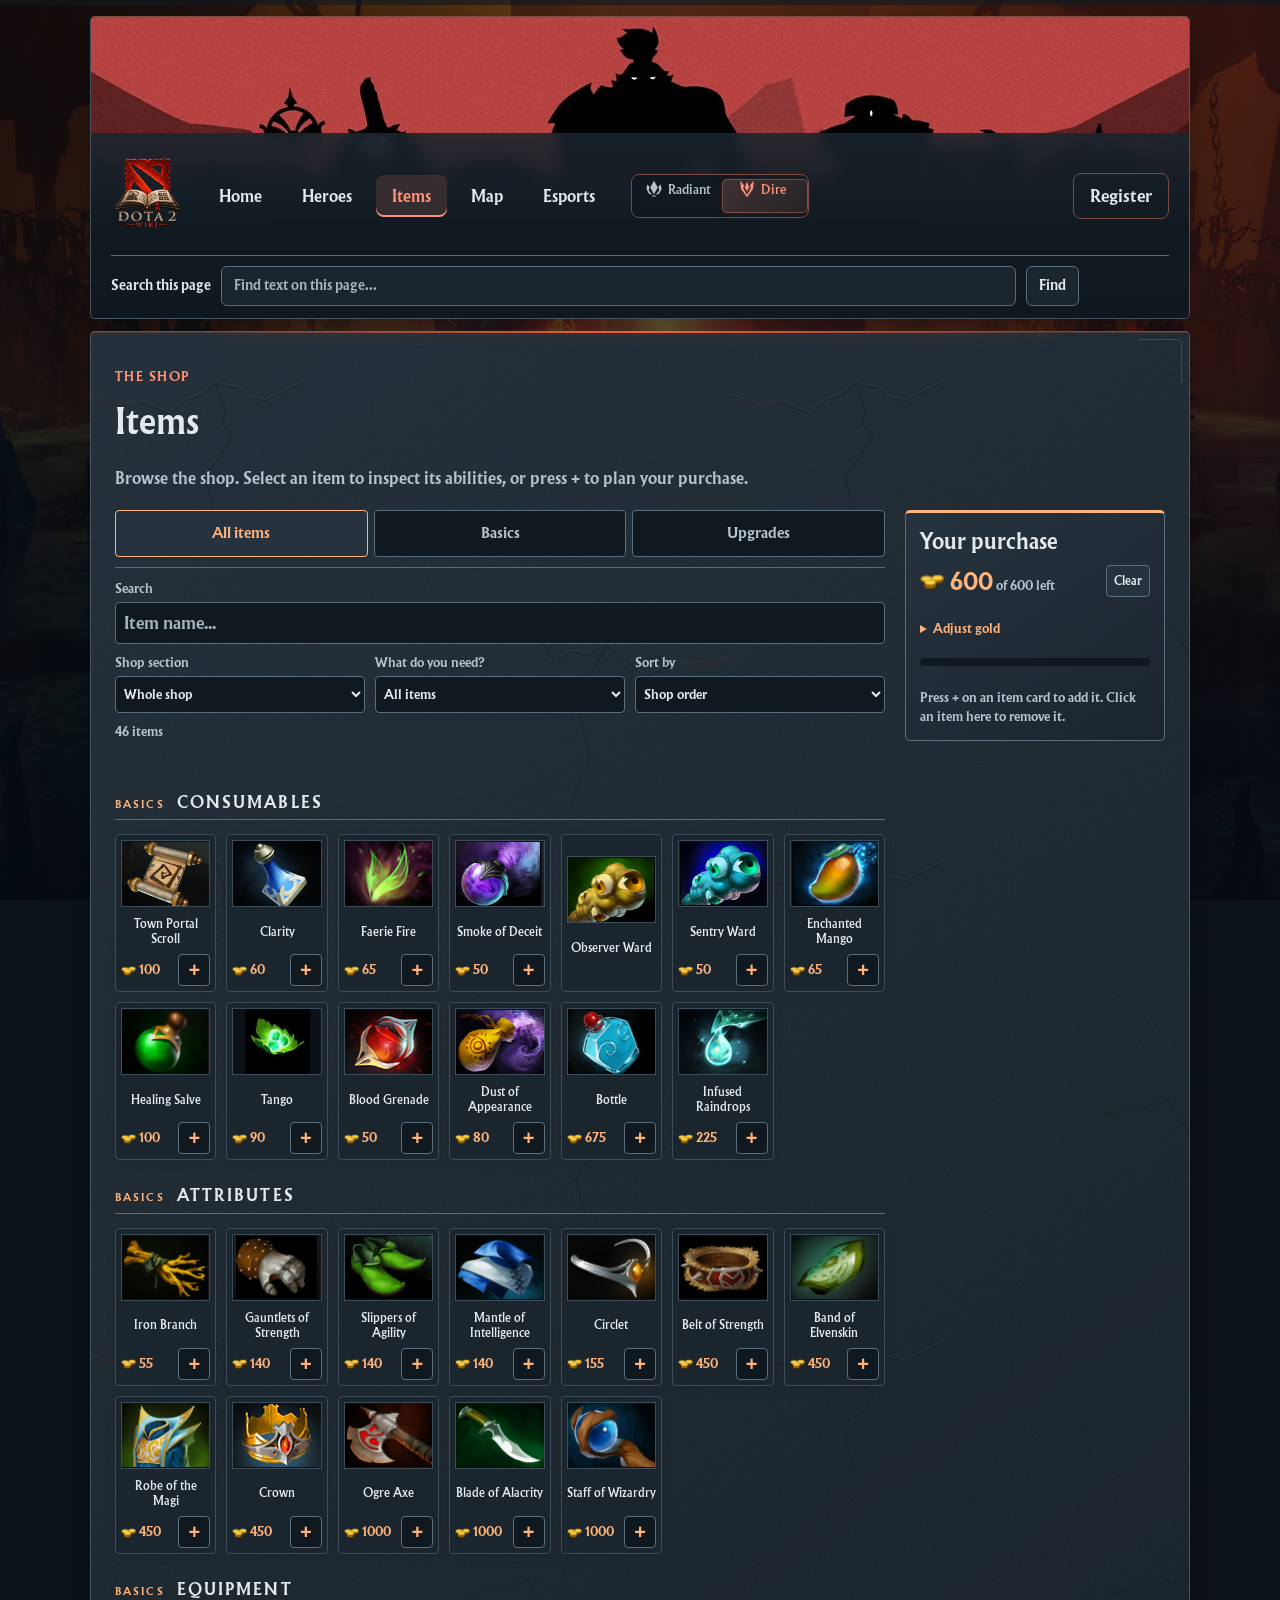
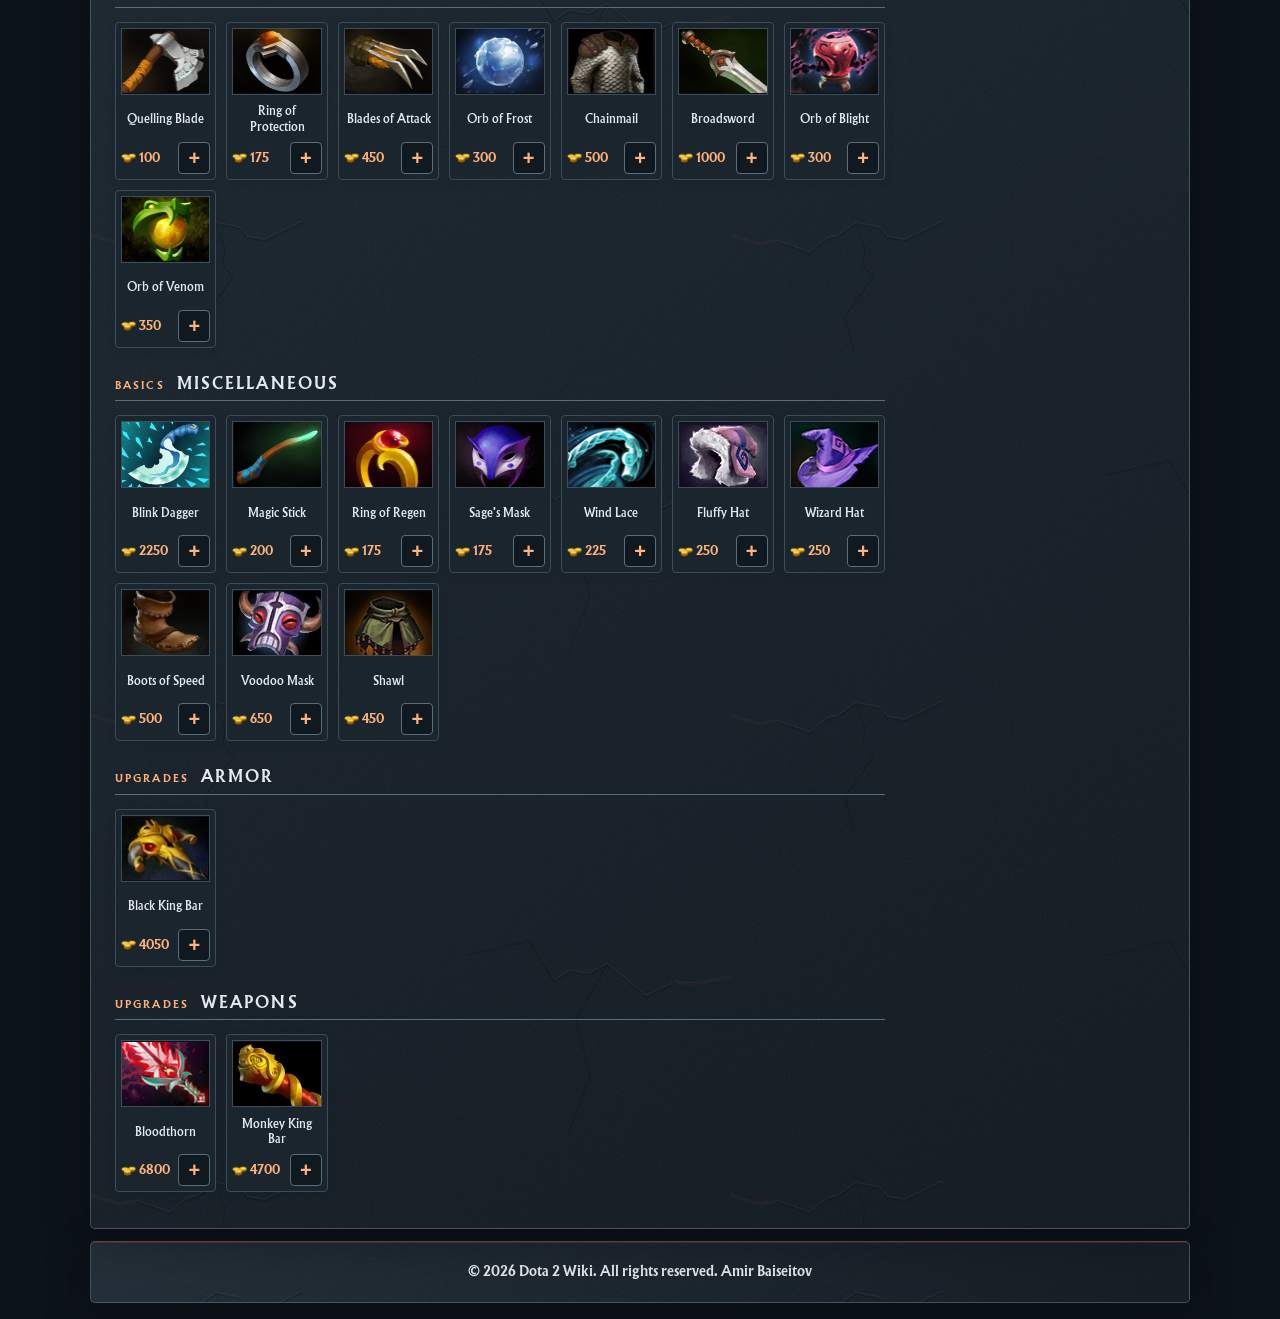
<file: items.html>
<!DOCTYPE html>
<html lang="en">
<head>
    <title>Items | Dota 2 Wiki</title>
    <meta charset="UTF-8">
    <meta name="viewport" content="width=device-width, initial-scale=1.0">
    <script src="js/theme.js"></script>
    <link rel="stylesheet" href="css/styles.css">
    <link rel="icon" href="images/icon.png">
    <script src="js/vendor/jquery-4.0.0.min.js"></script>
    <script src="js/script.js" type="module" defer></script>
</head>
<body class="items-page">
    <noscript><p>This website needs JavaScript for its catalogs and interactive features. Please enable it in your browser.</p></noscript>
    <div class="page-shell">
    <header>
    <a href="index.html" class="logo">
        <img src="images/icon.png" class="logo" alt="Dota 2 Wiki">
    </a>

    <button
        class="menu-toggle"
        type="button"
        aria-label="Toggle navigation"
        aria-expanded="false"
        aria-controls="main-navigation">
        ☰
    </button>
    
    <nav id="main-navigation" class="top-navbar" aria-label="Main navigation">
        <a href="index.html">Home</a>
        <a href="heroes.html">Heroes</a>
        <a href="items.html" class ="active">Items</a>
        <a href="map.html">Map</a>
        <a href="esports.html">Esports</a>
    </nav>

    <button class="theme-toggle" type="button" aria-label="Radiant light theme" aria-pressed="false" title="Switch to Radiant (light theme)">
        <span class="theme-side theme-radiant" aria-hidden="true"><span class="theme-emblem"></span>Radiant</span>
        <span class="theme-side theme-dire" aria-hidden="true"><span class="theme-emblem"></span>Dire</span>
    </button>

    <a href="register.html" class="register-link">
        Register
    </a>
    <form class="page-search" role="search" novalidate>
        <label for="page-search-input">Search this page</label>
        <input id="page-search-input" type="search" placeholder="Find text on this page..." autocomplete="off" aria-describedby="page-search-status">
        <button type="submit">Find</button>
        <span id="page-search-status" role="status"></span>
    </form>
    </header>

<div class="overlay"></div>
    
    <main>
        <p class="eyebrow">THE SHOP</p>
        <h1>Items</h1>
        <p class="items-lead">Browse the shop. Select an item to inspect its abilities, or press + to plan your purchase.</p>

        <div class="shop-layout">
        <section class="shop-catalog" aria-label="Item shop">
            <div class="shop-tabs" role="group" aria-label="Shop groups">
                <button type="button" data-shop-group="" aria-pressed="true">All items</button>
                <button type="button" data-shop-group="Basics" aria-pressed="false">Basics</button>
                <button type="button" data-shop-group="Upgrades" aria-pressed="false">Upgrades</button>
            </div>
        <form class="item-filters" novalidate>
            <div class="item-filter">
                <label for="item-search">Search</label>
                <input id="item-search" type="search" placeholder="Item name..." autocomplete="off">
            </div>
            <div class="item-filter">
                <label for="item-section">Shop section</label>
                <select id="item-section">
                    <option value="">Whole shop</option>
                </select>
            </div>
            <div class="item-filter">
                <label for="item-purpose">What do you need?</label>
                <select id="item-purpose">
                    <option value="">All items</option>
                </select>
            </div>
            <div class="item-filter">
                <label for="item-sort">Sort by</label>
                <select id="item-sort">
                    <option value="default">Shop order</option>
                    <option value="priceLow">Price: low to high</option>
                    <option value="priceHigh">Price: high to low</option>
                    <option value="name">Name</option>
                </select>
            </div>
            <span id="item-count" role="status"></span>
            <a class="shop-purchase-link" href="#build-title">View your purchase ↓</a>
        </form>
        <p id="item-empty" class="empty-state" hidden>No items match your search.</p>
        <div class="item-grid"></div>
        </section>
        <section class="starting-build" aria-labelledby="build-title">
            <div class="build-header">
                <h2 id="build-title">Your purchase</h2>
                <p class="build-gold"><img src="images/items/gold.png" alt="Gold"> <span><span id="build-left">600</span> of <span id="build-total">600</span> left</span></p>
                <button id="build-clear" class="quiz-button" type="button">Clear</button>
            </div>
            <details class="shop-budget"><summary>Adjust gold</summary><form id="budget-form" class="budget-form" novalidate>
                <label for="budget-input">Gold to spend</label>
                <input id="budget-input" type="text" inputmode="numeric" autocomplete="off" aria-describedby="budget-error">
                <button class="quiz-button" type="submit">Set</button>
                <button id="budget-reset" class="quiz-button" type="button">Start of match (600)</button>
                <span id="budget-error" class="field-error" role="alert"></span>
            </form></details>
            <div class="build-bar" aria-hidden="true"><span id="build-bar-fill"></span></div>
            <ul id="build-list" class="build-list"></ul>
            <p id="build-status" role="status">Press + on an item card to add it. Click an item here to remove it.</p>
        </section>

        </div>
        <template id="item-card-template">
            <article class="item-card">
                <button class="item-button" type="button" aria-haspopup="dialog">
                    <span class="item-image"><img alt=""></span>
                    <span class="item-name"></span>
                </button>
                <div class="item-actions">
                    <p class="item-price"><img src="images/items/gold.png" alt="Gold"> <span></span></p>
                    <button class="item-add" type="button">+</button>
                </div>
            </article>
        </template>
        <dialog class="item-details" aria-labelledby="detail-name">
            <div class="item-details-panel">
                <div class="item-details-header">
                    <img class="detail-icon" alt="">
                    <div>
                        <h3 id="detail-name"></h3>
                        <span class="item-cost"><img src="images/items/gold.png" alt="Gold"><span></span></span>
                    </div>
                    <button class="close-item" type="button" aria-label="Close item details">×</button>
                </div>
                <div class="detail-body"></div>
            </div>
        </dialog>
    </main>

<footer>

    <p>
        &copy; 2026 Dota 2 Wiki. All rights reserved. Amir Baiseitov
    </p>

</footer>
</div>
</body>
</html>
</file>
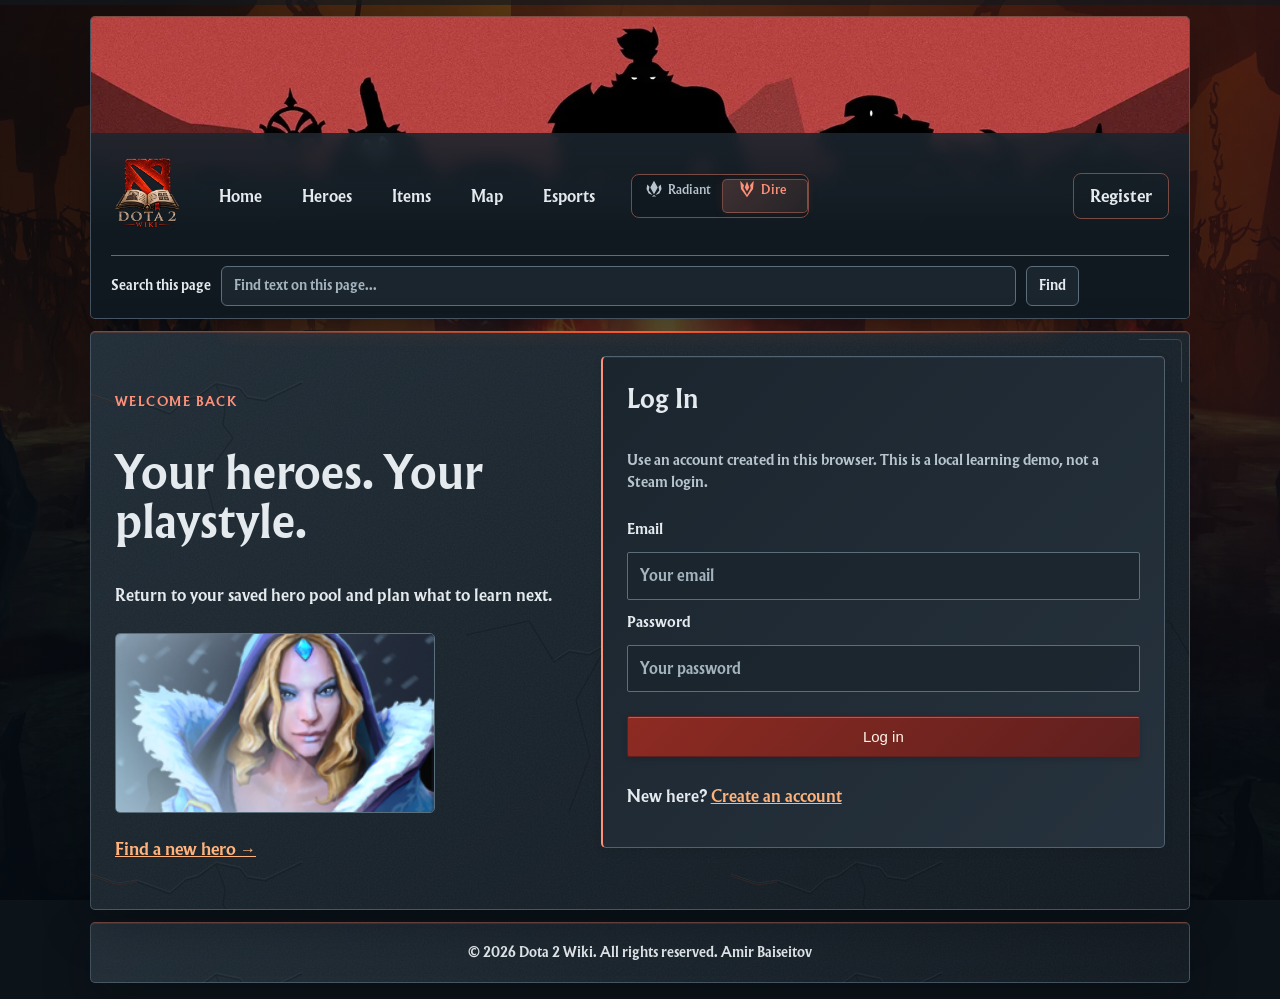
<file: login.html>
<!DOCTYPE html>
<html lang="en">
<head>
    <title>Log In | Dota 2 Wiki</title>
    <meta charset="UTF-8">
    <meta name="viewport" content="width=device-width, initial-scale=1.0">
    <script src="js/theme.js"></script>
    <link rel="stylesheet" href="css/styles.css">
    <link rel="icon" href="images/icon.png">
    <script src="js/vendor/jquery-4.0.0.min.js"></script>
    <script src="js/script.js" type="module" defer></script>
</head>
<body>
    <noscript><p>This website needs JavaScript for its catalogs and interactive features. Please enable it in your browser.</p></noscript>
    <div class="page-shell">
    <header>
    <a href="index.html" class="logo">
        <img src="images/icon.png" class="logo" alt="Dota 2 Wiki">
    </a>

    <button
        class="menu-toggle"
        type="button"
        aria-label="Toggle navigation"
        aria-expanded="false"
        aria-controls="main-navigation">
        ☰
    </button>

    <nav id="main-navigation" class="top-navbar" aria-label="Main navigation">
        <a href="index.html">Home</a>
        <a href="heroes.html">Heroes</a>
        <a href="items.html">Items</a>
        <a href="map.html">Map</a>
        <a href="esports.html">Esports</a>
    </nav>

    <button class="theme-toggle" type="button" aria-label="Radiant light theme" aria-pressed="false" title="Switch to Radiant (light theme)">
        <span class="theme-side theme-radiant" aria-hidden="true"><span class="theme-emblem"></span>Radiant</span>
        <span class="theme-side theme-dire" aria-hidden="true"><span class="theme-emblem"></span>Dire</span>
    </button>

    <a href="register.html" class="register-link">
        Register
    </a>
    <form class="page-search" role="search" novalidate>
        <label for="page-search-input">Search this page</label>
        <input id="page-search-input" type="search" placeholder="Find text on this page..." autocomplete="off" aria-describedby="page-search-status">
        <button type="submit">Find</button>
        <span id="page-search-status" role="status"></span>
    </form>
    </header>
    

    
    <div class="overlay"></div>

        <main>
            <div class="auth-layout">
                <aside class="auth-intro">
                    <p class="eyebrow">WELCOME BACK</p>
                    <h2>Your heroes. Your playstyle.</h2>
                    <p>Return to your saved hero pool and plan what to learn next.</p>
                    <img src="images/heroes/crystal_maiden.jpg" alt="Crystal Maiden" class="auth-portrait">
                    <a href="index.html#hero-quiz">Find a new hero →</a>
                </aside>
                <form id="login-form" class="contact-form registration-form" novalidate>
                    <h1>Log In</h1>
                    <p class="auth-note">Use an account created in this browser. This is a local learning demo, not a Steam login.</p>
                    <label for="login-email">Email</label>
                    <input id="login-email" name="email" type="text" inputmode="email" autocomplete="username" placeholder="Your email">
                    <label for="login-password">Password</label>
                    <input id="login-password" name="password" type="password" autocomplete="current-password" placeholder="Your password">
                    <div id="login-status" class="auth-status" role="alert"></div>
                    <button class="contact-send" type="submit">Log in</button>
                    <p>New here? <a href="register.html">Create an account</a></p>
                </form>
            </div>
        </main>
    <footer>
        <p>&copy; 2026 Dota 2 Wiki. All rights reserved. Amir Baiseitov</p>
    </footer>
    </div>  
</body>
</html>
</file>
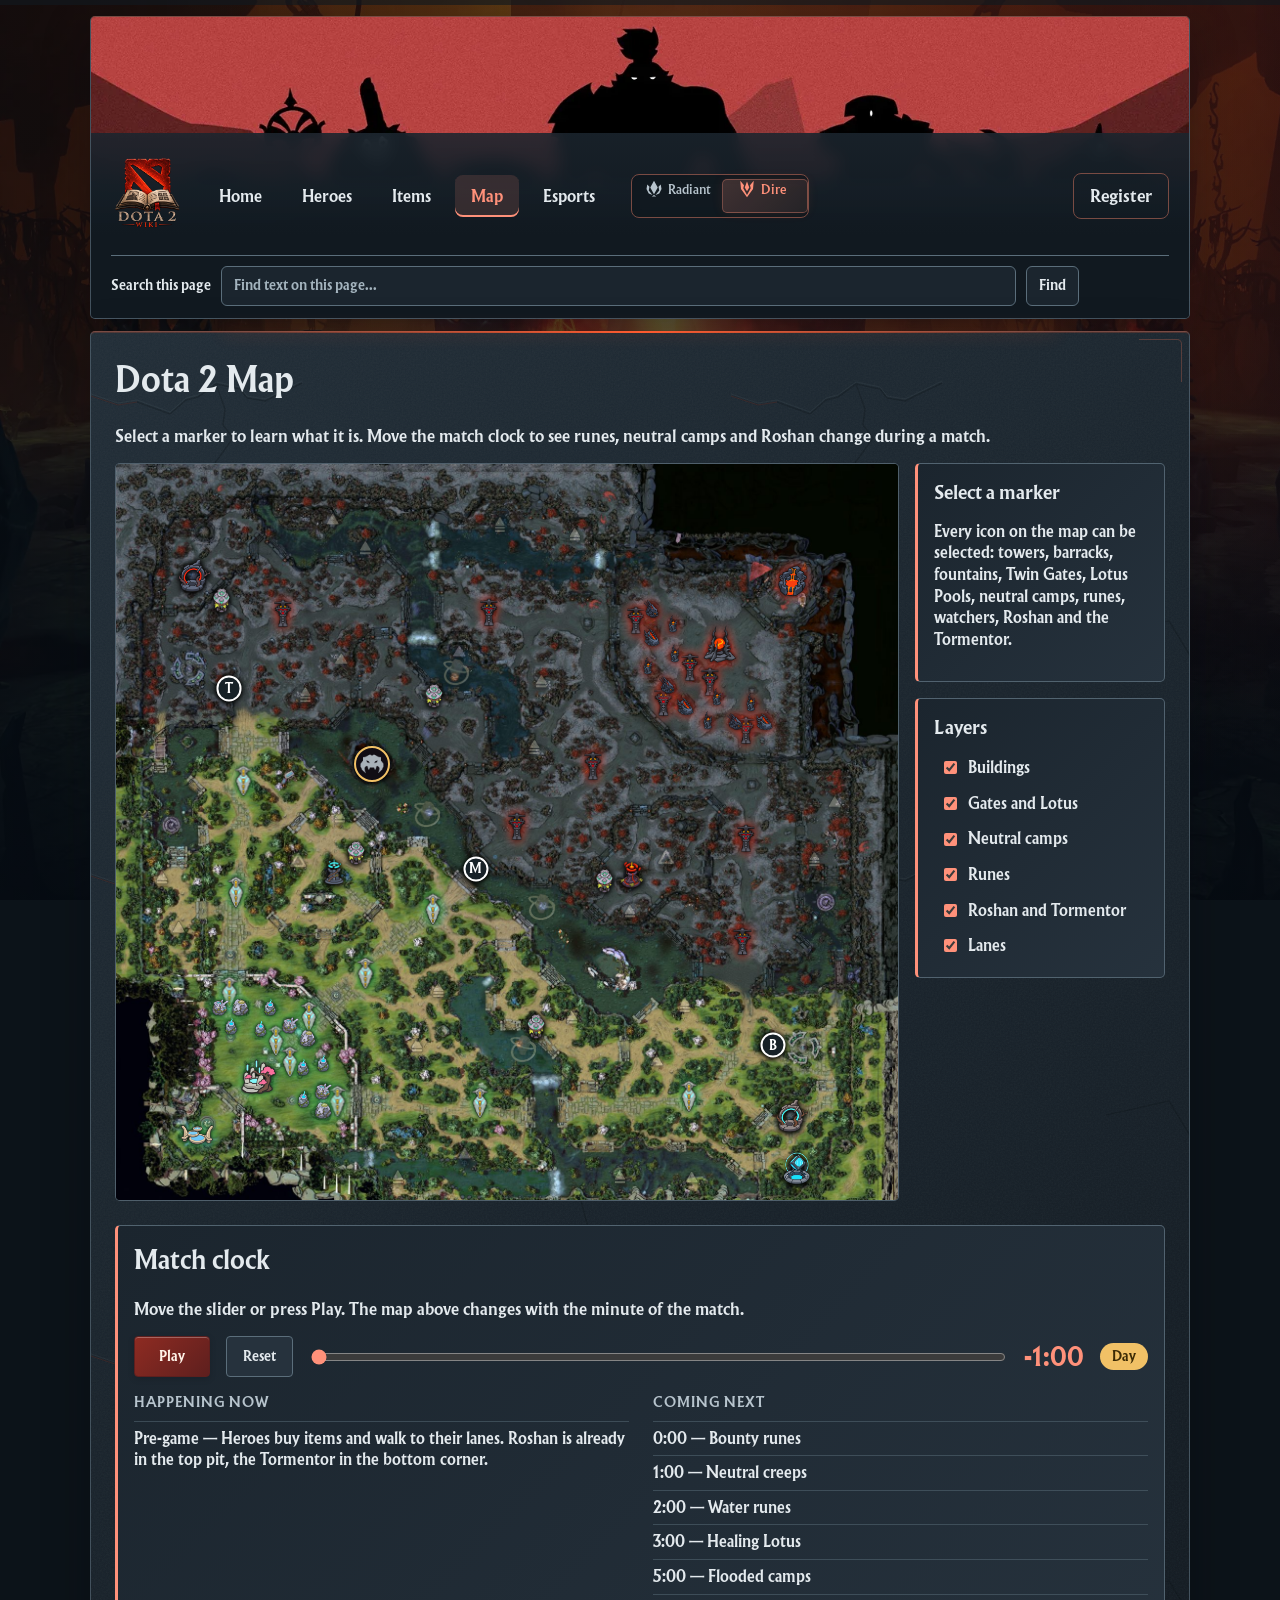
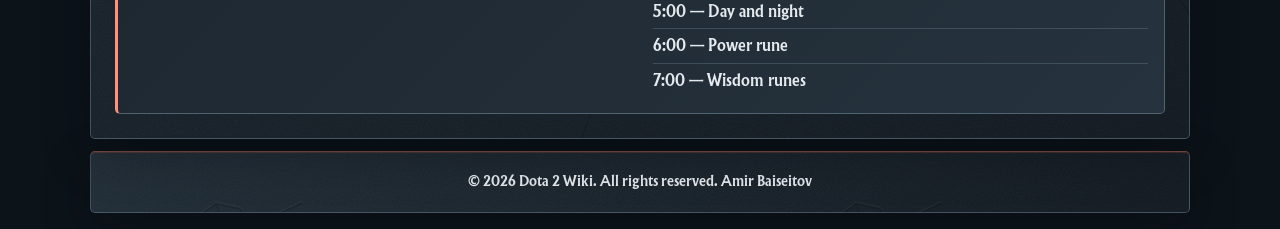
<file: map.html>
<!DOCTYPE html>
<html lang="en">
<head>
    <title>Map | Dota 2 Wiki</title>
    <meta charset="UTF-8">
    <meta name="viewport" content="width=device-width, initial-scale=1.0">
    <script src="js/theme.js"></script>
    <link rel="stylesheet" href="css/styles.css">
    <link rel="icon" href="images/icon.png">
    <script src="js/vendor/jquery-4.0.0.min.js"></script>
    <script src="js/script.js" type="module" defer></script>
</head>
<body>
    <noscript><p>This website needs JavaScript for its catalogs and interactive features. Please enable it in your browser.</p></noscript>
    <div class="page-shell">
<header>
    <a href="index.html" class="logo">
        <img src="images/icon.png" class="logo" alt="Dota 2 Wiki">
    </a>

    <button
        class="menu-toggle"
        type="button"
        aria-label="Toggle navigation"
        aria-expanded="false"
        aria-controls="main-navigation">
        ☰
    </button>
    
    <nav id="main-navigation" class="top-navbar" aria-label="Main navigation">
        <a href="index.html">Home</a>
        <a href="heroes.html">Heroes</a>
        <a href="items.html">Items</a>
        <a href="map.html" class="active" aria-current="page">Map</a>
        <a href="esports.html">Esports</a>
    </nav>

    <button class="theme-toggle" type="button" aria-label="Radiant light theme" aria-pressed="false" title="Switch to Radiant (light theme)">
        <span class="theme-side theme-radiant" aria-hidden="true"><span class="theme-emblem"></span>Radiant</span>
        <span class="theme-side theme-dire" aria-hidden="true"><span class="theme-emblem"></span>Dire</span>
    </button>

    <a href="register.html" class="register-link">
        Register
    </a>
    <form class="page-search" role="search" novalidate>
        <label for="page-search-input">Search this page</label>
        <input id="page-search-input" type="search" placeholder="Find text on this page..." autocomplete="off" aria-describedby="page-search-status">
        <button type="submit">Find</button>
        <span id="page-search-status" role="status"></span>
    </form>
    </header>

<div class="overlay"></div>
    <main>
        <h1>Dota 2 Map</h1>
        <p>Select a marker to learn what it is. Move the match clock to see runes, neutral camps and Roshan change during a match.</p>
        <div class="map-layout">
            <div class="map-stage" id="map-stage">
                <img id="dota2-map" src="images/map/map.jpg" alt="Dota 2 map with the Radiant base in the southwest and the Dire base in the northeast">
            </div>
            <aside class="map-panel" aria-label="Map guide">
                <section class="map-info" aria-live="polite">
                    <div class="map-info-heading">
                        <img id="map-info-icon" alt="" hidden>
                        <h2 id="map-info-title">Select a marker</h2>
                    </div>
                    <p id="map-info-text">Every icon on the map can be selected: towers, barracks, fountains, Twin Gates, Lotus Pools, neutral camps, runes, watchers, Roshan and the Tormentor.</p>
                    <p id="map-info-status"></p>
                </section>
                <section>
                    <h2>Layers</h2>
                    <div id="map-layers" class="map-layers"></div>
                </section>
            </aside>
        </div>
        <section class="match-clock" aria-labelledby="clock-title">
            <h2 id="clock-title">Match clock</h2>
            <p>Move the slider or press Play. The map above changes with the minute of the match.</p>
            <div class="clock-controls">
                <button id="clock-play" class="quiz-button quiz-next" type="button">Play</button>
                <button id="clock-reset" class="quiz-button" type="button">Reset</button>
                <input id="clock-slider" type="range" aria-label="Match minute">
                <output id="clock-time" for="clock-slider">-1:00</output>
                <span id="clock-phase" class="clock-phase">Day</span>
            </div>
            <div class="clock-columns">
                <div>
                    <h3>Happening now</h3>
                    <ul id="clock-now"></ul>
                </div>
                <div>
                    <h3>Coming next</h3>
                    <ul id="clock-next"></ul>
                </div>
            </div>
        </section>
    </main>
<footer>
    <p>&copy; 2026 Dota 2 Wiki. All rights reserved. Amir Baiseitov</p>
</footer>
</div>
</body>
</html>
</file>
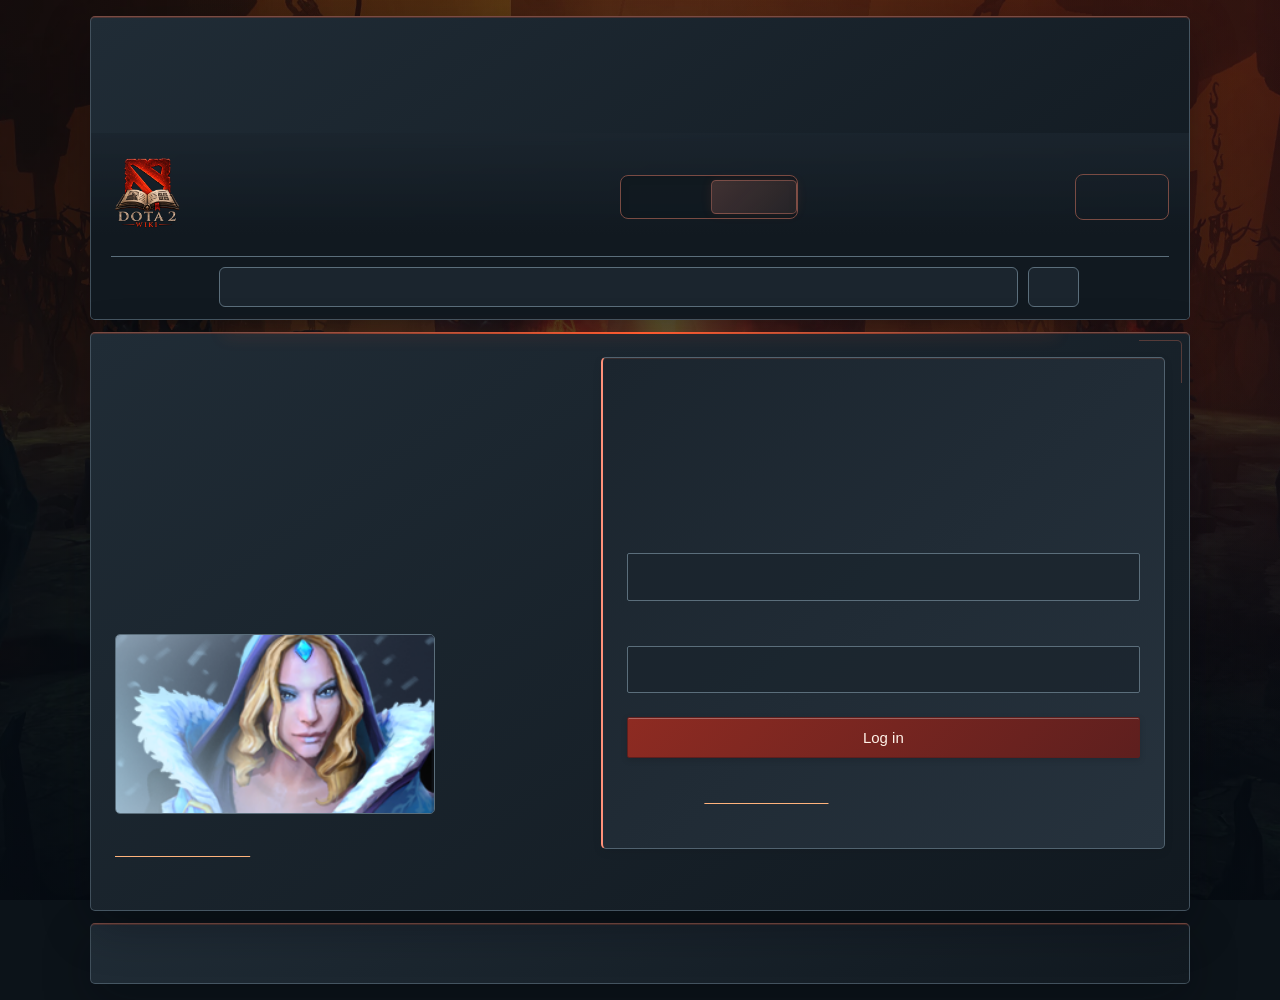
<file: profile.html>
<!DOCTYPE html>
<html lang="en">
<head>
    <title>Profile | Dota 2 Wiki</title>
    <meta charset="UTF-8">
    <meta name="viewport" content="width=device-width, initial-scale=1.0">
    <script src="js/theme.js"></script>
    <link rel="stylesheet" href="css/styles.css">
    <link rel="icon" href="images/icon.png">
    <script src="js/vendor/jquery-4.0.0.min.js"></script>
    <script src="js/script.js" type="module" defer></script>
</head>
<body>
    <noscript><p>This website needs JavaScript for its catalogs and interactive features. Please enable it in your browser.</p></noscript>
    <div class="page-shell">
    <header>
    <a href="index.html" class="logo">
        <img src="images/icon.png" class="logo" alt="Dota 2 Wiki">
    </a>

    <button
        class="menu-toggle"
        type="button"
        aria-label="Toggle navigation"
        aria-expanded="false"
        aria-controls="main-navigation">
        ☰
    </button>

    <nav id="main-navigation" class="top-navbar" aria-label="Main navigation">
        <a href="index.html">Home</a>
        <a href="heroes.html">Heroes</a>
        <a href="items.html">Items</a>
        <a href="map.html">Map</a>
        <a href="esports.html">Esports</a>
    </nav>

    <button class="theme-toggle" type="button" aria-label="Radiant light theme" aria-pressed="false" title="Switch to Radiant (light theme)">
        <span class="theme-side theme-radiant" aria-hidden="true"><span class="theme-emblem"></span>Radiant</span>
        <span class="theme-side theme-dire" aria-hidden="true"><span class="theme-emblem"></span>Dire</span>
    </button>

    <a href="register.html" class="register-link">
        Register
    </a>
    <form class="page-search" role="search" novalidate>
        <label for="page-search-input">Search this page</label>
        <input id="page-search-input" type="search" placeholder="Find text on this page..." autocomplete="off" aria-describedby="page-search-status">
        <button type="submit">Find</button>
        <span id="page-search-status" role="status"></span>
    </form>
    </header>
    

    
    <div class="overlay"></div>

        <main id="profile-page">
            <p id="profile-status" role="alert"></p>
            <div id="profile-content" hidden>
                <section class="profile-heading">
                    <div class="profile-avatar" id="profile-avatar" aria-hidden="true"></div>
                    <div>
                        <p class="eyebrow">PLAYER PROFILE</p>
                        <h1 id="profile-name"></h1>
                        <p>Your next match starts with a plan.</p>
                    </div>
                    <button id="logout" class="quiz-button" type="button">Log out</button>
                </section>
                <div class="profile-overview">
                    <section class="profile-panel">
                        <h2>Account details</h2>
                        <dl class="account-details">
                            <dt>Email</dt><dd id="profile-email"></dd>
                            <dt>Phone</dt><dd id="profile-phone"></dd>
                        </dl>
                        <p class="auth-note">Saved only in this browser. This profile is a local authentication simulation.</p>
                    </section>
                    <section class="profile-panel">
                        <h2>Position coverage</h2>
                        <p>Based on all supported positions of your saved heroes.</p>
                        <ul id="pool-positions" class="pool-positions"></ul>
                    </section>
                </div>
                <section class="profile-panel dota-stats" aria-labelledby="dota-stats-title">
                    <h2 id="dota-stats-title">My Dota 2 statistics</h2>
                    <p>Enter your Dota 2 friend ID to load public statistics from OpenDota. Match history must be public in the game settings. Default profile: 1540500781; you can replace or remove it.</p>
                    <form id="dota-id-form" class="dota-id-form" novalidate>
                        <label for="dota-id">Friend ID</label>
                        <input id="dota-id" type="text" inputmode="numeric" placeholder="1540500781" autocomplete="off" aria-describedby="dota-id-error">
                        <button class="quiz-button quiz-next" type="submit">Load statistics</button>
                        <button id="dota-id-clear" class="quiz-button" type="button" hidden>Remove</button>
                    </form>
                    <p id="dota-id-error" class="field-error" role="alert"></p>
                    <p id="dota-status" role="status"></p>
                    <div id="dota-result"></div>
                </section>
                <section aria-labelledby="pool-title">
                    <div class="section-heading">
                        <h2 id="pool-title" tabindex="-1">My hero pool <span id="pool-count" class="count-badge">0</span></h2>
                        <a href="heroes.html">Explore heroes →</a>
                    </div>
                    <p id="account-feedback" role="status"></p>
                    <div id="pool-empty" class="empty-state">
                        <h3>A fresh start.</h3>
                        <p>Save heroes from the catalog or your quiz results. Your picks and position coverage will appear here.</p>
                        <a class="quiz-button" href="index.html#hero-quiz">Find my heroes</a>
                    </div>
                    <div id="saved-heroes" class="saved-heroes"></div>
                </section>
            </div>
        </main>
    <footer>
        <p>&copy; 2026 Dota 2 Wiki. All rights reserved. Amir Baiseitov</p>
    </footer>
    </div>  
</body>
</html>
</file>
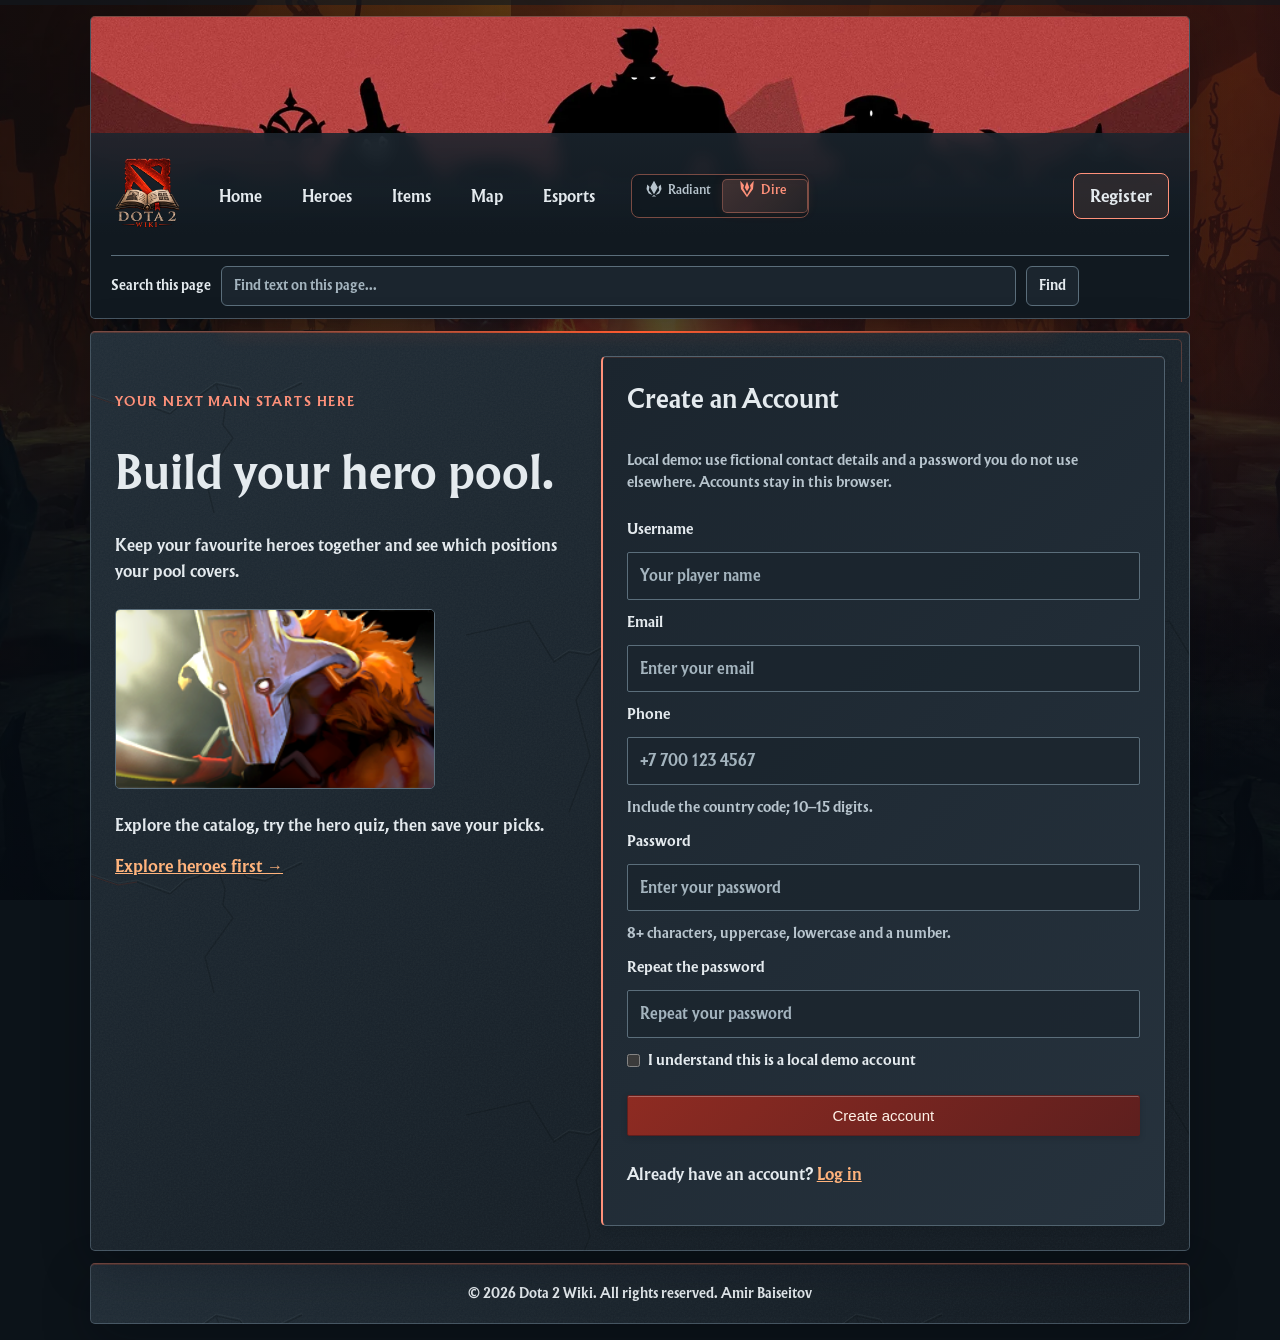
<file: register.html>
<!DOCTYPE html>
<html lang="en">
<head>
    <title>Register | Dota 2 Wiki</title>
    <meta charset="UTF-8">
    <meta name="viewport" content="width=device-width, initial-scale=1.0">
    <script src="js/theme.js"></script>
    <link rel="stylesheet" href="css/styles.css">
    <link rel="icon" href="images/icon.png">
    <script src="js/vendor/jquery-4.0.0.min.js"></script>
    <script src="js/script.js" type="module" defer></script>
</head>
<body>
    <noscript><p>This website needs JavaScript for its catalogs and interactive features. Please enable it in your browser.</p></noscript>
    <div class="page-shell">
    <header>
    <a href="index.html" class="logo">
        <img src="images/icon.png" class="logo" alt="Dota 2 Wiki">
    </a>

    <button
        class="menu-toggle"
        type="button"
        aria-label="Toggle navigation"
        aria-expanded="false"
        aria-controls="main-navigation">
        ☰
    </button>

    <nav id="main-navigation" class="top-navbar" aria-label="Main navigation">
        <a href="index.html">Home</a>
        <a href="heroes.html">Heroes</a>
        <a href="items.html">Items</a>
        <a href="map.html">Map</a>
        <a href="esports.html">Esports</a>
    </nav>

    <button class="theme-toggle" type="button" aria-label="Radiant light theme" aria-pressed="false" title="Switch to Radiant (light theme)">
        <span class="theme-side theme-radiant" aria-hidden="true"><span class="theme-emblem"></span>Radiant</span>
        <span class="theme-side theme-dire" aria-hidden="true"><span class="theme-emblem"></span>Dire</span>
    </button>

    <a href="register.html" class="register-link active" aria-current="page">
        Register
    </a>
    <form class="page-search" role="search" novalidate>
        <label for="page-search-input">Search this page</label>
        <input id="page-search-input" type="search" placeholder="Find text on this page..." autocomplete="off" aria-describedby="page-search-status">
        <button type="submit">Find</button>
        <span id="page-search-status" role="status"></span>
    </form>
    </header>
    

    
    <div class="overlay"></div>

        <main>
        <div class="auth-layout">
            <aside class="auth-intro">
                <p class="eyebrow">YOUR NEXT MAIN STARTS HERE</p>
                <h2>Build your hero pool.</h2>
                <p>Keep your favourite heroes together and see which positions your pool covers.</p>
                <img src="images/heroes/juggernaut.jpg" alt="Juggernaut" class="auth-portrait">
                <p>Explore the catalog, try the hero quiz, then save your picks.</p>
                <a href="heroes.html">Explore heroes first →</a>
            </aside>
            <form class="contact-form registration-form" id="registration-form" novalidate>
                <h1>Create an Account</h1>
                <p class="auth-note">Local demo: use fictional contact details and a password you do not use elsewhere. Accounts stay in this browser.</p>

                <label for="username">Username</label> 
                <input type="text" id="username" name="username" placeholder="Your player name" autocomplete="username">

                <label for="email">Email</label>
                <input type="text" inputmode="email" autocomplete="email" id="email" name="email" placeholder="Enter your email">

                <label for="phone">Phone</label>
                <input type="tel" id="phone" name="phone" placeholder="+7 700 123 4567" autocomplete="tel" aria-describedby="phone-hint">
                <small id="phone-hint">Include the country code; 10–15 digits.</small>

                <label for="password">Password</label> 
                <input type="password" id="password" name="password" placeholder="Enter your password" autocomplete="new-password" aria-describedby="password-hint">

                <small id="password-hint">8+ characters, uppercase, lowercase and a number.</small>

                <label for="confirm-password">Repeat the password</label> 
                <input type="password" id="confirm-password" name="confirm-password" placeholder="Repeat your password" autocomplete="new-password">

                <label class="terms-option" for="termsCons">
                    <input type="checkbox" id="termsCons" name="termsCons">
                    <span>I understand this is a local demo account</span>
                </label>


                <div id="register-errors" class="auth-status" role="alert"></div>

                <button class="contact-send" type="submit">Create account</button>
                <p>Already have an account? <a href="login.html">Log in</a></p>

            </form>
        </div>

        </main>
            

    <footer>
        <p>&copy; 2026 Dota 2 Wiki. All rights reserved. Amir Baiseitov</p>
    </footer>
    </div>  
</body>
</html>
</file>
<file: css/styles.css>
@font-face {
    font-family: "DotaFont";
    src: url("../fonts/Reaver-Bold.woff");
}

@font-face {
    font-family: "DotaFont2";
    src: url("../fonts/Reaver-SemiBold.woff");
}

:root {
    color-scheme: dark;
    --faction-accent: 255, 145, 122;
    --faction-glow: 255, 91, 47;
    --faction-shadow: 3, 8, 14;
    --faction-button: 142, 43, 34;
    --faction-button-dark: 94, 31, 30;
    --faction-on-button: 255, 242, 232;
    --faction-trim: 121, 75, 67;
    --faction-name: "THE DIRE";
    --faction-scenery: url(../images/background/dire-base.webp);
    --faction-banner: url(../images/background/dire-banner.webp);
    --stone-texture: url(../images/ui/dire-stone.svg);
    --primary-color: #e4eaee;
    --font-family: "DotaFont", sans-serif;
    --font-family-2: "DotaFont2", sans-serif;
    --container-max-width: 1100px;
    --background: radial-gradient(ellipse at 85% 8%, rgba(165, 43, 30, 0.18), transparent 60%),
        linear-gradient(rgba(7, 13, 20, 0.58), rgba(7, 13, 20, 0.8)), var(--faction-scenery);
    
    /* Backgrounds */
    --color-background-main: 17, 25, 32;
    --color-background-panel: 27, 37, 46;
    --color-background-panel-light: 38, 50, 61;

    --color-body-background: 12, 19, 25;

    --color-background: var(--stone-texture), linear-gradient(145deg, #202c36, #111920);

    /* Borders */
    --color-border-dark: 60, 76, 89;
    --color-border: 91, 110, 123;

    /* Dota accents */
    --color-accent-red: 155, 49, 37;
    --color-accent-red-dark: 102, 31, 28;
    --color-accent-blue: 74, 132, 163;
    --color-accent-gold: 164, 94, 65;

    /* --------------TEST SITE TEXT------------  */

    --color-text-main: 228, 234, 238;
    --color-text-gold: 255, 179, 124;





    /* --------hover------navbar------------------ */
    --color-hover: rgba(255, 145, 122, 0.06);
    --color-navbar-hover: rgba(255, 145, 122, 0.10);
    --color-navbar-active: rgba(255, 145, 122, 0.14);

    /* -----------TEST ITEM GRID----------- */

    /* Primary TEXT */
    --color-text-primary: 228, 234, 238;

    /*  Secondary TEXT */
    --color-text-secondary: 183, 196, 205;

    /* muted TEXT */
    --color-text-muted: 164, 180, 190;

    /* Values of attributes */
    --color-value: 241, 245, 247;

    /* Gold / cost */
    --color-gold: 241, 193, 102;

    /* active ability background */
    --color-active-background: 55, 55, 105;

    /* text of active ability */
    --color-active-text: 210, 210, 225;

    /* active ability accent */
    --color-active-accent: 45, 170, 210;

    /* passive ability background */
    --color-passive-background: 45, 48, 50;

    /* passive ability text */
    --color-passive-text: 215, 215, 215;

    /* accent passive ability */
    --color-passive-accent: 70, 150, 35;

    /* Lore */
    --color-lore: 164, 180, 190;


    /* ---------------------------------------- */

    /* Spaces, padding, margin etc */
    --radius: 5px;
    --radius-x2: 24px;
    --space-1: 8px;
    --space-2: 12px;
    --space-3: 16px;
    --space-4: 24px;
}


.page-shell {
    display: grid;
    grid-template-rows: auto 1fr auto;
    grid-template-columns: 1fr;
    grid-template-areas: 
        "header"
        "main"
        "footer";
    gap: var(--space-2);
    width: calc(100% - 3rem);
    max-width: var(--container-max-width);
    min-width: 0;
    margin: 1rem auto;
}

* {
  box-sizing: border-box;
}


header {
    grid-area: header;
    display: flex;
    align-items: center;
    gap: 20px;

    padding: 12px 20px;

    background: var(--color-background);

    border: 1px solid rgba(255, 255, 255, 0.08);
    border-radius: 12px;

    backdrop-filter: blur(12px);
    box-shadow: 0 10px 30px rgba(0, 0, 0, 0.3);
}

header .logo{
    display: inline-block;
    text-align: center;
}


a img.logo {
    text-align: center;
    display: inline-block;
    width: 100px;
    height: 100px;
}


.top-navbar {
    display: flex;
    align-items: center;
    gap: 8px;
}

.top-navbar a {
    color: rgb(var(--color-text-main));
    text-decoration: none;

    padding: 10px 16px;
    border-radius: 8px;

    font-size: 15px;
    white-space: nowrap;

    transition: background-color 0.2s ease;
}

.top-navbar a:hover {
    background-color: var(--color-navbar-hover);
}

.top-navbar a.active {
    background-color: var(--color-navbar-active);
}

.register-link {
    margin-left: auto;
    padding: 10px 16px;
    color: rgb(var(--color-text-main));
    text-decoration: none;
    border: 1px solid rgb(var(--color-accent-red));
    border-radius: 8px;
    transition: background-color 0.2s ease, border-color 0.2s ease;
}

.register-link:hover,
.register-link.active {
    background-color: rgba(var(--color-accent-red), 0.25);
}

.menu-toggle {
    display: none;
    background: transparent;
    color: rgb(var(--color-text-main));
    border: 1px solid rgb(var(--color-border));
    border-radius: 6px;
    font-size: 24px;
    cursor: pointer;
}

@media (max-width: 768px) {

    header {
        flex-wrap: wrap;
    }

    .menu-toggle {
        display: block;
        margin-right: auto;
    }

    .top-navbar {
        display: none;
        flex-direction: column;
        width: 100%;
        order: 3;
    }

    .top-navbar.open {
        display: flex;
    }

    .top-navbar a {
        width: 100%;
        text-align: left;
    }

    .register-link {
        order: 4;
    }
}

main {
    grid-area: main;
    padding: var(--space-4);
    position: relative;
    background: var(--color-background);
    backdrop-filter: blur(3px);
    border-radius: var(--radius);
    min-width: 0;
}

main h1 {
    margin-top: 0;
}

main p {
    font-size: 0.95rem;
}

.main-content {
    padding: 0;
}



body { 
    background-color: rgb(var(--color-body-background));
    color: rgb(var(--color-text-main));
    background-image: var(--background);
    background-size: cover;
    background-position: center top;
    font-family: var(--font-family);
    margin: 0;
    line-height: 1.5;
    
}

.overlay {
    position: fixed;
    top: 0;
    left: 0;
    width: 100%;
    height: 100%;
    background-color: rgba(0, 0, 0, 0.5);
    z-index: -1;
}

footer {
    grid-area: footer;
    text-align: center;
}
footer p {
    margin: 0;
    padding: var(--space-2);
    font-size: small;
}

#dota2-map {
    max-width: 100%;
    display: block;
    height: auto;
}
.map-container {
    position: relative;
    width: 100%;
    max-width: 800px;
    margin: 0 auto;
}



.item-grid {
    display: grid;
    grid-template-columns: repeat(auto-fill, minmax(185px, 1fr));
    gap: var(--space-3);
    padding: var(--space-2) 0;
}

.item-card {
    width: auto;
    min-height: 320px;
    background: rgb(var(--color-background-panel));
    border: 1px solid rgb(var(--color-border-dark));
    border-radius: 8px;
    padding: var(--space-2);
    text-align: center;
    transition: transform 0.2s ease, box-shadow 0.2s ease, background-color 0.2s ease;
    position: relative;
    z-index: 1;
}

.item-name {
    min-height: 54px;
    margin: 0;
    align-content: center;
    color: rgb(var(--color-text-primary));
}

.item-image {
    margin: var(--space-2) 0;
}

.item-image img {
    width: 96px;
    height: 96px;
    object-fit: cover;
    display: block;
    margin: 0 auto;
    border: 1px solid rgb(var(--color-border));
}

.item-card:hover {
    transform: translateY(-4px);
    background-color: rgb(var(--color-background-panel-light));
    box-shadow: 0 5px 15px rgba(0, 0, 0, 0.6);  
}


.item-basic{
    height: 100%;
    display: flex;
    flex-direction: column;
}

.item-description {
    font-size: 13px;
    color: rgb(var(--color-text-secondary));
}

.item-button {
    margin-top: auto;
    padding: 8px 14px;
    font-family: var(--font-family-2);
    font-size: 13px;
    color: rgb(var(--color-text-main));
    background:linear-gradient(rgb(var(--color-accent-red)),rgb(var(--color-accent-red-dark)));
    border: 1px solid rgb(var(--color-accent-red-dark));
    border-radius: 4px;
    cursor: pointer;
    transition: background 0.2s ease;
}

.item-button:hover {
    background: rgb(var(--color-accent-red));
}

.item-details {
    width: min(410px, calc(100% - 24px));
    max-height: 85vh;
    color: rgb(var(--color-text-main));
    padding: 0;
    background:linear-gradient(rgba(var(--color-background-panel-light), 0.98),rgba(var(--color-background-main), 0.98));
    border: 1px solid rgb(var(--color-border-dark));
    border-left: 3px solid rgb(var(--color-accent-gold));
    border-radius: 8px;
    box-shadow:0 8px 25px rgba(0, 0, 0, 0.75);
    text-align: left;
}

.item-details-panel {
    padding: var(--space-3);
}

.item-details::backdrop { background: rgba(0, 0, 0, 0.7); }

.item-details-header {
    display: flex;
    justify-content: space-between;
    align-items: center;
    padding-bottom: var(--space-1);
    border-bottom: 1px solid rgb(var(--color-border));
}

.item-details-header h3 {
    margin: 0;
    font-size: 18px;
}

.detail-icon { width: 76px; aspect-ratio: 4 / 3; object-fit: cover; border-radius: 4px; }
.item-details-header { gap: 12px; }
.item-details-header .close-item { margin-left: auto; flex: none; }

.item-cost {
    display: flex;
    margin-top: 4px;
    color: rgb(var(--color-gold));
    font-weight: bold;
    align-items: center;
}

.item-cost img{
    width: 24px;
    height: 24px;
    object-fit: contain;
}

.stat-name {
    color: rgb(var(--color-text-secondary));
}

.stat-value{
    color: rgb(var(--color-value));
}

.close-item {
    width: 25px;
    height: 25px;
    padding: 0;
    color: rgb(var(--color-text-secondary));
    background: transparent;
    border: none;
    font-size: 20px;
    cursor: pointer;
}

.close-item:hover {
    color: rgb(var(--color-accent-red));
}


.item-stats {
    padding: var(--space-2) 0;
}

.item-stats p {
    margin: 2px 0;
    color: rgb(var(--color-text-main));
    font-family: var(--font-family-2);
    font-size: 14px;
}

.item-ability {
    margin-top: var(--space-2);
    padding: var(--space-2);
    background-color:rgba(var(--color-background-panel-light), 0.8);
    border-left: 3px solid rgb(var(--color-accent-blue));
}

.item-ability h4 {
    margin: 0 0 var(--space-1);
    color: rgb(var(--color-text-main));
    font-size: 14px;
}

.item-ability p {
    margin: var(--space-1) 0;
    color: rgb(var(--color-text-secondary));
    font-family: var(--font-family-2);
    font-size: 13px;
}


/* Active ability */
.active-ability {
    background-color: rgb(var(--color-active-background));
    border-left: 3px solid rgb(var(--color-active-accent));
}

.active-ability h4 {
    color: rgb(var(--color-active-text));
}


.active-ability p strong{
    color: rgb(var(--color-text-primary));
}

/* PASSIVE */
.passive-ability {
    background-color: rgb(var(--color-passive-background));
    border-left: 3px solid rgb(var(--color-passive-accent));
}

.passive-ability h4 {
    color: rgb(var(--color-passive-text));
}


.passive-ability p strong{
    color: rgb(var(--color-passive-text));
}
.item-lore {
    margin-top: var(--space-3);
    padding: var(--space-2);
    color: rgb(var(--color-lore));
    font-family: var(--font-family-2);
    font-size: 12px;
    font-style: italic;
    border-top: 1px solid rgb(var(--color-border-dark));
}

/* Consumable, activated and passive effects use distinct tooltip palettes. */
.item-details {
    --use-panel: #192b24;
    --use-heading: #283e2c;
    --use-accent: #a6cd8b;
    --active-panel: #1d2c3a;
    --active-heading: #263e52;
    --active-accent: #a7d9ff;
    --passive-panel: #2a2e32;
    --passive-heading: #383d42;
    --passive-accent: #d2d7dc;
}
/* Light tooltip palettes: accents reach 7:1 on their heading backgrounds. */
:root[data-theme="radiant"] .item-details {
    --use-panel: #e8efe2;
    --use-heading: #d3e2cc;
    --use-accent: #1f3d1c;
    --active-panel: #e4edf4;
    --active-heading: #cddfec;
    --active-accent: #173a52;
    --passive-panel: #ece9e3;
    --passive-heading: #ddd8cf;
    --passive-accent: #2b3134;
}
.item-properties {
    padding: var(--space-2) 0;
    border-bottom: 1px solid rgb(var(--color-border));
    color: rgb(var(--color-text-secondary));
}
.item-details .use-ability {
    --effect-heading: var(--use-heading);
    --effect-accent: var(--use-accent);
    background: var(--use-panel);
}
.item-details .active-ability {
    --effect-heading: var(--active-heading);
    --effect-accent: var(--active-accent);
    background: var(--active-panel);
}
.item-details .passive-ability {
    --effect-heading: var(--passive-heading);
    --effect-accent: var(--passive-accent);
    background: var(--passive-panel);
}
.item-details .item-ability { border-left-color: var(--effect-accent); }
.item-details .item-ability h4 {
    display: flex;
    flex-wrap: wrap;
    align-items: center;
    gap: 4px 10px;
    margin: calc(-1 * var(--space-2)) calc(-1 * var(--space-2)) var(--space-2);
    padding: 6px var(--space-2);
    background: var(--effect-heading);
    color: var(--effect-accent);
}
.item-ability small { font: 600 12px var(--font-family-2); }
.item-ability small:first-of-type { margin-left: auto; }
.item-details .item-ability strong { color: var(--effect-accent); }
.item-details .item-lore { background: rgb(var(--color-background-main)); margin-bottom: 0; }






.contact-form {
    display: flex;
    flex-direction: column;
    gap: var(--space-2);
    max-width: 400px;
    width: 100%;
    min-width: 0;
    margin: var(--space-4) auto;
    padding: var(--space-4);
    background: linear-gradient(rgba(var(--color-background-panel-light), 0.92), rgba(var(--color-background-panel), 0.92));
    border: 1px solid rgb(var(--color-border));
    border-left: 2px solid rgb(var(--color-accent-gold));
    border-radius: 2px;
}

#close-contact {
    display: inline-flex;
    margin-left: auto;
    background: linear-gradient(rgb(var(--color-accent-red)),rgb(var(--color-accent-red-dark)));
    border: none;
    border-radius: 4px;
}

#close-contact:hover {
    background: linear-gradient(rgb(var(--color-accent-red)), rgb(var(--color-accent-red)));
}

.contact-form input, .contact-form select, .contact-form textarea {
    padding: var(--space-2);
    border: 1px solid rgb(var(--color-border));
    border-radius: 2px;
    background-color: rgba(var(--color-background-panel), 0.8);
    color: var(--primary-color);
}

.contact-send {
    margin-top: var(--space-2);
    padding: 11px 20px;
    font-size: 15px;
    color: rgb(var(--color-text-main));
    background:linear-gradient(rgb(var(--color-accent-red)),rgb(var(--color-accent-red-dark)));
    border: 1px solid rgb(var(--color-accent-red-dark));
    border-radius: 2px;
    cursor: pointer;
    transition: background-color 0.2s, transform 0.1s;
}

.contact-form input:focus,
.contact-form select:focus,
.contact-form textarea:focus {
    background-color: rgba(var(--color-background-panel-light), 0.95);
    border-color: rgb(var(--color-accent-red));
}


.contact-send:hover {
    background: linear-gradient(rgb(var(--color-accent-red)),rgb(var(--color-accent-red)));
}

.contact-form button:active {
    transform: translateY(1px);
}

.contact-form label {
    font-size: 14px;
    color: rgb(var(--color-text-main));
}


.attribute-title {
    display: flex;
    align-items: center;
    gap: 10px;
}

.attribute-title img {
    width: 30px;
    height: 30px;
    object-fit: contain;
}
    
.hero-gallery {
    display: grid;
    grid-template-columns: repeat(auto-fill, minmax(150px, 1fr));
    gap: var(--space-3);
    padding: var(--space-2);
}

.hero-card {
    width: auto;
    background-color: rgb(var(--color-background-panel));
    border: 1px solid rgb(var(--color-border-dark));
    transition: transform 0.2s ease, box-shadow 0.2s ease;
}


.hero-card:hover {
    transform: translateY(-4px);
    box-shadow: 0 6px 15px rgba(0, 0, 0, 0.6);
}

.hero-caption {
    text-align: center;
    background-color: rgba(0, 0, 0, 0.8);
    color: rgb(var(--color-text-main));
}


.hero-filters {
    display: flex;
    align-items: center;
    gap: 10px;
    margin: 20px 0;
    padding: 12px;
    background: rgba(var(--color-background-panel-light), 0.98);
    border: 1px solid rgb(var(--color-border));
    border-left: 3px solid rgb(var(--color-accent-red));
    box-shadow: 0 4px 12px rgba(0, 0, 0, 0.5);
}

#hero-search {
    width: 280px;
    height: 38px;

    padding: 0 12px;

    background-color: rgb(var(--color-background-panel));
    color: rgb(var(--color-text-main));

    border: 1px solid rgb(var(--color-border));
    outline: none;

    font-family: var(--font-family);
    font-size: 14px;

    transition: border-color 0.2s ease, box-shadow 0.2s ease;
}

#hero-search::placeholder {
    color: rgb(var(--color-text-muted));
}

#hero-search:focus {
    border-color: rgb(var(--color-accent-gold));
    box-shadow: 0 0 6px rgba(var(--color-accent-gold), 0.35);
}

.hero-filters input {
    min-width: 0;
}
.hero-filters select {
    height: 38px;
    min-width: 0;
    padding: 0 32px 0 12px;

    background-color: rgb(var(--color-background-panel));
    color: rgb(var(--color-text-main));

    border: 1px solid rgb(var(--color-border));

    font-family: var(--font-family);
    font-size: 14px;

    cursor: pointer;
    outline: none;

    transition: border-color 0.2s ease, box-shadow 0.2s ease;
}

.hero-filters select:hover {
    border-color: rgb(var(--color-accent-red));
}

.hero-filters select:focus {
    border-color: rgb(var(--color-accent-gold));
    box-shadow: 0 0 6px rgba(var(--color-accent-gold), 0.35);
}

/* -------------------- */


.popup-overlay {
    position: fixed;
    inset: 0;
    background-color: rgba(0, 0, 0, 0.7);

    display: none;
    align-items: center;
    justify-content: center;

    z-index: 1000;
}

.popup-overlay.open {
    display: flex;
}

.popup-content {
    width: min(400px, calc(100% - 24px));
    max-height: 100%;
    overflow-y: auto;
}

#contact-block {
    background-color: rgb(var(--color-background-panel));
    border: 1px solid rgb(var(--color-border-dark));
    border-radius: 5px;
    display: flex;
    overflow: hidden;
    align-items: center;
    width: 100%;
    margin: 0 auto 8px;
    height: auto;
    

}

#open-contact {
    width: 100%;
    padding: 18px 20px;

    background-color: transparent;
    color: rgb(var(--color-text-main));

    border: none;
    cursor: pointer;
    text-align: center;
    font-size: 16px;
    font-weight: 600;

    transition: background-color 0.2s ease;
}

#open-contact:hover{
    background-color: var(--color-hover);
}


#form-errors {
    color: rgb(var(--color-accent-red));
    white-space: pre-line;
}

#form-result {
    color: rgb(var(--color-text-primary));
} 


.faq {
    width: 100%;
    max-width: 900px;
    margin: 40px auto;
    padding: 20px;
}

.faq h2 {
    text-align: center;
    margin-bottom: 25px;
}

.faq-item {
    background-color: rgb(var(--color-background-panel));
    border: 1px solid rgb(var(--color-border-dark));
    margin-bottom: 8px;
    border-radius: 5px;
    overflow: hidden;
}

.faq-question {
    display: flex;
    justify-content: space-between;
    align-items: center;

    width: 100%;
    padding: 18px 20px;

    background-color: transparent;
    color: rgb(var(--color-text-main));

    border: none;
    cursor: pointer;
    text-align: left;
    font-size: 16px;
    font-weight: 600;

    transition: background-color 0.2s ease;
}

.faq-question:hover {
    background-color: var(--color-hover);
}

.faq-question::after {
    content: "▼";
    color: rgb(var(--color-accent-red));
    font-size: 12px;
    margin-left: 15px;
    transition: transform 0.3s ease;
}

.faq-item.open .faq-question::after {
    transform: rotate(180deg);
}

.faq-answer {
    max-height: 0;
    padding: 0 20px;
    color: rgb(var(--color-text-secondary));
    transition: max-height 0.3s ease, padding 0.3s ease;
}

.faq-item.open .faq-answer {
    max-height: 300px;
    padding: 0 20px 18px;
}

.faq-answer p {
    margin: 0;
    line-height: 1.6;
}




.registration-form h1 {
    margin: 0 0 var(--space-1);
    font-size: 1.5rem;
}

#register-errors {
    color: rgb(255, 31, 31);
    white-space: pre-line;
}

#register-result {
    color: rgb(var(--color-text-primary));
} 


.patch-history {
    display: grid;
    gap: var(--space-3);
}

.current-patch,
.longest-patches,
.recent-patches {
    padding: var(--space-4);
    border-radius: var(--radius);
    background-color: rgba(var(--color-background-panel), 0.9);
    border: 1px solid rgb(var(--color-border));
    border-left: 3px solid rgb(var(--color-accent-gold));
}

.patch-entry {
    display: flex;
    justify-content: space-between;
    align-items: center;
    gap: var(--space-3);
    padding: var(--space-2) 0;
    border-bottom: 1px solid rgba(var(--color-border), 0.4);
}

.patch-entry:last-child {
    border-bottom: none;
}

#patch-duration {
    font-size: 1.4rem;
    font-weight: bold;
    color: rgb(var(--color-text-gold));
}

#toggle-time-format {
    color: rgb(var(--color-text-main));
    padding: 8px 16px;
    margin-bottom: var(--space-1);
    font: inherit;
    font-size: 13px;
    border-radius: 6px;
    background-color: rgba(var(--color-background-panel), 0.9);
    border: 1px solid rgb(var(--color-border));
    cursor: pointer;
    transition: background-color 0.2s ease, border-color 0.2s ease;
}

#toggle-time-format:hover {
    background-color: rgb(var(--color-background-panel-light));
    border-color: rgb(var(--color-accent-gold));
}
/* 
----------------- */

/* Assignment 5: rating, hero quiz and keyboard focus */
.community-panel {
    margin: var(--space-4) 0;
    padding: var(--space-4);
    background: rgba(var(--color-background-panel), 0.9);
    border: 1px solid rgb(var(--color-border));
    border-left: 3px solid rgb(var(--color-accent-gold));
    border-radius: var(--radius);
}

.community-panel h2 {
    margin: 0 0 var(--space-2);
}

.interactive-heading {
    display: flex;
    flex-wrap: wrap;
    align-items: center;
    justify-content: space-between;
    gap: var(--space-2);
}

.rating-stars {
    display: flex;
    gap: 4px;
}

.rating-star {
    flex: 0 1 44px;
    padding: 4px 0;
    min-width: 0;
    min-height: 44px;
    border: none;
    background: transparent;
    color: rgb(var(--color-text-muted));
    font-size: 36px;
    line-height: 1;
    cursor: pointer;
    transition: color 0.2s ease, transform 0.2s ease;
}

.rating-star.selected {
    color: rgb(var(--color-text-gold));
}

.rating-star:hover {
    transform: translateY(-3px) scale(1.08);
}

#rating-message, #quiz-progress {
    color: rgb(var(--color-text-gold));
}

.quiz-step {
    min-height: 110px;
    animation: quiz-step-in 0.25s ease;
}

.quiz-step[hidden], .quiz-button[hidden] {
    display: none;
}

.quiz-step label {
    display: block;
    margin-bottom: var(--space-2);
}

.quiz-step select {
    width: 100%;
    max-width: 400px;
    padding: var(--space-2);
    font: inherit;
    font-size: 14px;
    color: rgb(var(--color-text-main));
    background: rgb(var(--color-background-panel));
    border: 1px solid rgb(var(--color-border));
    border-radius: 4px;
}

.quiz-actions {
    display: flex;
    gap: var(--space-2);
    margin-top: var(--space-3);
}

.quiz-button {
    padding: 10px 16px;
    font: inherit;
    font-size: 13px;
    color: rgb(var(--color-text-main));
    background: rgb(var(--color-background-panel-light));
    border: 1px solid rgb(var(--color-border));
    border-radius: 4px;
    cursor: pointer;
    transition: background-color 0.2s ease, transform 0.2s ease;
}

.quiz-next {
    background: rgb(var(--color-accent-red-dark));
    border-color: rgb(var(--color-accent-red));
}

.quiz-button:hover:not(:disabled) {
    background: rgb(var(--color-accent-red));
}

.quiz-button:disabled {
    opacity: 0.45;
    cursor: default;
}


.quiz-step a {
    color: rgb(var(--color-text-gold));
}

.top-navbar a:focus-visible,
.community-panel :focus-visible {
    outline: 2px solid rgb(var(--color-text-gold));
    outline-offset: 4px;
}

@keyframes quiz-step-in {
    from { opacity: 0; transform: translateY(8px); }
    to { opacity: 1; transform: translateY(0); }
}

@media (max-width: 480px) {
    .community-panel { padding: var(--space-3); }
    .rating-star { font-size: clamp(24px, 8vw, 36px); }
}

@media (prefers-reduced-motion: reduce) {
    .quiz-step { animation: none; }
    .rating-star, .quiz-button { transition: none; }
    .rating-star:hover { transform: none; }
}

/* Expanded hero catalog and quiz recommendations */
.hero-filters {
    flex-wrap: wrap;
}

.hero-filters select, .hero-filters input {
    max-width: 100%;
}

.hero-portrait {
    position: relative;
    width: 100%;
    aspect-ratio: 16 / 9;
    overflow: hidden;
    background: linear-gradient(135deg, rgb(var(--color-background-panel-light)), rgb(var(--color-background-main)));
}

.hero-initials {
    position: absolute;
    inset: 0;
    display: grid;
    place-items: center;
    color: rgb(var(--color-text-gold));
    font-size: 32px;
}

.hero-portrait img {
    position: relative;
    display: block;
    width: 100%;
    height: 100%;
    object-fit: cover;
}

.hero-portrait img[hidden] {
    display: none;
}

.hero-card .hero-caption {
    position: static;
    opacity: 1;
    padding: 8px;
    font-size: 14px;
}

.hero-card-info {
    padding: 0 8px;
    font-size: 13px;
    color: rgb(var(--color-text-secondary));
    text-align: center;
}

.quiz-step select + label {
    margin-top: var(--space-3);
}

#quiz-recommendations {
    display: grid;
    grid-template-columns: repeat(2, minmax(0, 1fr));
    gap: var(--space-3);
    margin: var(--space-3) 0;
}

.quiz-match {
    min-width: 0;
    padding: var(--space-3);
    border: 1px solid rgb(var(--color-border));
    border-radius: 6px;
    background: rgba(var(--color-background-main), 0.6);
    overflow-wrap: anywhere;
}

.quiz-match h4 {
    margin: 0 0 var(--space-2);
    font-size: 20px;
}

.quiz-match-score, .quiz-match-reasons {
    color: rgb(var(--color-text-gold));
}

.quiz-match-roles, .quiz-match-differences {
    color: rgb(var(--color-text-secondary));
}

/* The supplied game footage: Radiant's pale stone, cyan runes and gold inlay. */
:root[data-theme="radiant"] {
    color-scheme: light;
    --primary-color: #233e48;
    --faction-accent: 29, 86, 108;
    --faction-glow: 100, 209, 242;
    --faction-shadow: 27, 54, 57;
    --faction-button: 215, 200, 141;
    --faction-button-dark: 180, 158, 92;
    --faction-on-button: 27, 43, 44;
    --faction-trim: 155, 137, 78;
    --faction-name: "THE RADIANT";
    --faction-scenery: url(../images/background/radiant-base.webp);
    --faction-banner: url(../images/background/radiant-banner.webp);
    --stone-texture: url(../images/ui/radiant-stone.svg);
    --radius: 12px;
    --background:
        radial-gradient(ellipse at 20% 4%, rgba(164, 232, 248, 0.16), transparent 60%),
        linear-gradient(rgba(28, 57, 62, 0.08), rgba(33, 64, 46, 0.28)), var(--faction-scenery);
    --color-body-background: 190, 209, 202;
    --color-background-main: 219, 230, 226;
    --color-background-panel: 239, 242, 231;
    --color-background-panel-light: 227, 235, 230;
    --color-background: var(--stone-texture), linear-gradient(145deg, #eff2e9, #d4e2df);
    --color-border-dark: 151, 171, 165;
    --color-border: 122, 149, 147;
    --color-accent-red: 134, 40, 29;
    --color-accent-red-dark: 99, 30, 24;
    --color-accent-gold: 155, 137, 78;
    --color-accent-blue: 36, 105, 133;
    --color-text-main: 35, 62, 72;
    --color-text-primary: 35, 62, 72;
    --color-text-secondary: 65, 88, 95;
    --color-text-muted: 75, 98, 104;
    --color-text-gold: 105, 78, 25;
    --color-value: 25, 49, 57;
    --color-gold: 105, 74, 16;
    --color-lore: 65, 88, 95;
    --color-active-background: 211, 231, 237;
    --color-active-text: 24, 65, 81;
    --color-active-accent: 36, 105, 133;
    --color-passive-background: 220, 230, 225;
    --color-passive-text: 43, 65, 60;
    --color-passive-accent: 46, 103, 62;
    --color-hover: rgba(29, 86, 108, 0.06);
    --color-navbar-hover: rgba(29, 86, 108, 0.08);
    --color-navbar-active: rgba(29, 86, 108, 0.13);
}

header { flex-wrap: wrap; }

@media (max-width: 600px) {
    #quiz-recommendations { grid-template-columns: 1fr; }
    .hero-filters input, .hero-filters select { width: 100%; }
}


/* Assignment 6, Tasks 2-4: suggestions, page search and scroll progress. */
.page-search {
    display: flex;
    flex-wrap: wrap;
    align-items: center;
    gap: 10px;
    flex-basis: 100%;
    min-width: 0;
    order: 5;
    padding-top: 10px;
    border-top: 1px solid rgb(var(--color-border));
}
.page-search label { font-size: 13px; }
.page-search input {
    flex: 1 1 180px;
    min-width: 0;
    width: 100%;
}
.page-search input, .page-search button {
    padding: 9px 12px;
    font: inherit;
    font-size: 13px;
    color: rgb(var(--color-text-main));
    background: rgb(var(--color-background-panel));
    border: 1px solid rgb(var(--color-border));
    border-radius: 6px;
}
.page-search button { cursor: pointer; }
.page-search button:hover { background: rgb(var(--color-background-panel-light)); }
#page-search-status { min-width: 80px; font-size: 12px; color: rgb(var(--color-text-secondary)); }
.page-search :focus-visible, #hero-suggestions button:focus-visible {
    outline: 2px solid rgb(var(--color-text-gold));
    outline-offset: 2px;
}
.hero-search-box { position: relative; min-width: 0; }
#hero-suggestions {
    position: absolute;
    top: 100%;
    left: 0;
    right: 0;
    z-index: 10;
    margin: 4px 0 0;
    padding: 4px;
    list-style: none;
    background: rgb(var(--color-background-panel));
    border: 1px solid rgb(var(--color-border));
    border-radius: 6px;
    box-shadow: 0 6px 18px rgba(0, 0, 0, 0.3);
}
#hero-suggestions[hidden] { display: none; }
#hero-suggestions button {
    display: block;
    width: 100%;
    padding: 10px;
    text-align: left;
    font: inherit;
    font-size: 13px;
    color: rgb(var(--color-text-main));
    background: transparent;
    border: 0;
    border-radius: 4px;
    cursor: pointer;
}
#hero-suggestions button:hover { background: rgb(var(--color-background-panel-light)); }
mark.search-match {
    color: #18200d;
    background: #a5cd4b;
    border-radius: 2px;
    scroll-margin-top: 20px;
}
.faq-item.search-open .faq-answer { max-height: none; padding: 0 20px 18px; }
.faq-item.search-open .faq-question::after { transform: rotate(180deg); }
/* Marks must remain inline within a question, rather than becoming flex items. */
.faq-item.search-open .faq-question { display: block; }
.faq-item.search-open .faq-question::after { float: right; }
.scroll-progress {
    position: fixed;
    inset: 0 0 auto;
    height: 5px;
    z-index: 2000;
    background: rgba(var(--color-background-main), 0.65);
    pointer-events: none;
}
.scroll-progress-fill {
    width: 0;
    height: 100%;
    background: rgb(var(--color-passive-accent));
    box-shadow: 0 0 7px rgba(var(--color-passive-accent), 0.6);
}
@media (max-width: 600px) {
    .hero-search-box { width: 100%; }
    .page-search label { flex-basis: 100%; }
    #page-search-status { flex-basis: 100%; }
}
/* Assignment 6, Tasks 5-9: counter, submission feedback, copy and lazy portraits. */
.hero-stat {
    margin: 12px 0;
    color: rgb(var(--color-text-secondary));
}
#hero-total {
    display: inline-block;
    min-width: 3ch;
    margin-right: 6px;
    font-size: 32px;
    font-variant-numeric: tabular-nums;
    color: rgb(var(--color-text-gold));
}
.contact-send:disabled { cursor: wait; opacity: 0.75; }
.submit-spinner {
    display: inline-block;
    width: 14px;
    height: 14px;
    margin-right: 8px;
    vertical-align: -2px;
    border: 2px solid currentColor;
    border-right-color: transparent;
    border-radius: 50%;
    animation: submit-spin 0.7s linear infinite;
}
@keyframes submit-spin { to { transform: rotate(360deg); } }
#site-toast {
    position: fixed;
    right: 20px;
    bottom: 20px;
    z-index: 10000;
    max-width: min(380px, calc(100vw - 40px));
    padding: 14px 18px;
    border: 1px solid rgb(var(--color-border));
    border-left: 4px solid rgb(var(--color-passive-accent));
    border-radius: 8px;
    background: rgb(var(--color-background-panel));
    color: rgb(var(--color-text-main));
    box-shadow: 0 6px 24px rgba(0, 0, 0, 0.3);
    font-size: 14px;
    overflow-wrap: anywhere;
    pointer-events: none;
}
.copy-controls {
    display: flex;
    flex-wrap: wrap;
    align-items: center;
    gap: 12px;
    margin: 12px 0;
}
.copy-icon { display: inline-block; min-width: 1em; }
#copy-tooltip {
    padding: 6px 10px;
    border-radius: 5px;
    background: rgb(var(--color-background-panel-light));
    color: rgb(var(--color-text-main));
    font-size: 12px;
}
#copy-tooltip[hidden] { display: none; }
.hero-portrait img:not([src]) { visibility: hidden; }
@media (prefers-reduced-motion: reduce) {
    .submit-spinner { animation: none; }
}
/* Animated patch values retain stable digit widths during updates. */
.patch-value {
    display: inline-block;
    font-variant-numeric: tabular-nums;
}

main a { color: rgb(var(--color-text-gold)); }

.ti-editions {
    display: grid;
    grid-template-columns: repeat(2, minmax(0, 1fr));
    gap: var(--space-3);
    margin: var(--space-3) 0;
}
.ti-edition {
    padding: var(--space-3);
    background: rgb(var(--color-background-panel));
    border: 1px solid rgb(var(--color-border));
    border-left: 3px solid rgb(var(--color-accent-gold));
    border-radius: var(--radius);
    transition: transform 0.2s ease, box-shadow 0.2s ease;
}
.ti-edition:hover {
    transform: translateY(-3px);
    box-shadow: 0 6px 18px rgba(0, 0, 0, 0.4);
}
.ti-edition h2 { margin: 0; font-size: 1rem; color: rgb(var(--color-text-secondary)); }
.ti-edition h3 { margin: 6px 0; font-size: 1.5rem; }
.ti-edition strong { color: rgb(var(--color-text-gold)); }
.registration-form .terms-option { display: flex; align-items: center; gap: 8px; cursor: pointer; }
.terms-option input { flex: none; margin: 0; }
@media (max-width: 650px) {
    .ti-editions { grid-template-columns: 1fr; }
}

.location-guide, .item-filters {
    padding: var(--space-3);
    border: 1px solid rgb(var(--color-border));
    border-left: 3px solid rgb(var(--color-accent-gold));
    border-radius: var(--radius);
    background: rgb(var(--color-background-panel));
}
.location-guide label { display: block; margin-bottom: var(--space-1); }
.location-guide p { font-size: 1rem; }
.location-guide select, .item-filters select {
    padding: 8px;
    color: rgb(var(--color-text-main));
    background: rgb(var(--color-background-main));
    border: 1px solid rgb(var(--color-border));
    border-radius: 4px;
    font: inherit;
}
.item-filters { display: flex; align-items: center; flex-wrap: wrap; gap: var(--space-2); margin-bottom: var(--space-2); }
#item-count { color: rgb(var(--color-text-secondary)); }
@media (max-width: 700px) {
    main { padding: var(--space-3); }
    .item-grid { justify-content: center; }
}

/* Final: local accounts, personal hero pools and professional match cards. */
.home-routes { display: grid; grid-template-columns: repeat(3, minmax(0, 1fr)); gap: var(--space-3); margin: var(--space-4) 0; }
.home-routes a { display: block; padding: var(--space-3); color: rgb(var(--color-text-main)); background: rgb(var(--color-background-panel)); border: 1px solid rgb(var(--color-border)); border-top: 3px solid rgb(var(--color-text-gold)); border-radius: var(--radius); text-decoration: none; transition: transform 0.2s, border-color 0.2s; }
.home-routes a:hover { transform: translateY(-3px); border-color: rgb(var(--color-text-gold)); }
.home-routes a:focus-visible { outline: 2px solid rgb(var(--color-text-gold)); outline-offset: 3px; }
.home-routes span { display: block; font-size: 0.65rem; letter-spacing: 0.1em; color: rgb(var(--color-text-secondary)); margin-bottom: 10px; }
.home-routes strong { font-size: 1.1rem; }
.home-routes p { font-size: 0.85rem; line-height: 1.6; margin-bottom: 0; }
.eyebrow { color: rgb(var(--color-text-gold)); font-size: 0.75rem; letter-spacing: 0.12em; }
.auth-layout { display: grid; grid-template-columns: minmax(0, 0.9fr) minmax(0, 1.1fr); gap: var(--space-4); align-items: start; }
.auth-intro { padding: var(--space-4) 0; }
.auth-intro h2 { font-size: clamp(1.8rem, 4vw, 2.7rem); line-height: 1.15; }
.auth-intro p { line-height: 1.7; }
.auth-portrait { display: block; width: min(100%, 320px); aspect-ratio: 16 / 9; object-fit: cover; margin: var(--space-4) 0; border-radius: var(--radius); border: 1px solid rgb(var(--color-border)); }
.auth-layout .registration-form { margin: 0; max-width: none; }
.auth-note, .contact-form small { color: rgb(var(--color-text-secondary)); font-size: 0.85rem; line-height: 1.6; }
.auth-status:not(:empty), .field-error { color: #ffb4a4; font: 0.875rem/1.5 Arial, sans-serif; }
:root[data-theme="radiant"] body .auth-status:not(:empty), :root[data-theme="radiant"] body .field-error { color: #831d17; }
[aria-invalid="true"] { outline: 2px solid #c35443; outline-offset: 2px; }
.auth-status:empty, .field-error:empty, #account-feedback:empty, #profile-status:empty { display: none; }
.contact-form input { min-width: 0; font: inherit; font-size: 0.9rem; }
.save-hero {
    padding: 9px 12px; border: 1px solid rgb(var(--color-border)); border-radius: 5px;
    color: rgb(var(--color-text-main)); background: rgb(var(--color-background-panel));
    font: 0.8rem var(--font-family-2); cursor: pointer;
    transition: border-color 0.2s, background-color 0.2s, transform 0.2s;
}
.save-hero:hover { border-color: rgb(var(--color-text-gold)); transform: translateY(-1px); }
.save-hero[aria-pressed="true"] { color: rgb(var(--color-text-gold)); border-color: rgb(var(--color-text-gold)); background: rgba(var(--color-text-gold), 0.08); }
.hero-card .save-hero { margin: 0 8px 12px; }
.save-hero:focus-visible, .quiz-button:focus-visible { outline: 2px solid rgb(var(--color-text-gold)); outline-offset: 3px; }
.pool-hint { font-size: 0.9rem; line-height: 1.7; }
.profile-heading { display: flex; gap: var(--space-3); align-items: center; flex-wrap: wrap; padding-bottom: var(--space-4); }
.profile-heading h1 { margin: 0; overflow-wrap: anywhere; }
.profile-heading p { margin: 6px 0; }
.profile-heading #logout { margin-left: auto; }
.profile-avatar { width: 80px; height: 80px; flex: none; display: grid; place-items: center; font-size: 1.8rem; border-radius: 50%; color: rgb(var(--color-text-gold)); background: rgba(var(--color-text-gold), 0.1); border: 1px solid rgb(var(--color-text-gold)); }
.profile-overview { display: grid; grid-template-columns: repeat(2, minmax(0, 1fr)); gap: var(--space-3); margin-bottom: var(--space-4); }
.profile-panel, .empty-state { padding: var(--space-3); background: rgb(var(--color-background-panel)); border: 1px solid rgb(var(--color-border)); border-radius: var(--radius); }
.profile-panel h2 { margin-top: 0; }
.account-details dt { color: rgb(var(--color-text-secondary)); font-size: 0.8rem; margin-top: 12px; }
.account-details dd { margin: 5px 0 0; overflow-wrap: anywhere; }
.pool-positions { list-style: none; padding: 0; margin: 0; }
.pool-positions li { display: flex; justify-content: space-between; flex-wrap: wrap; gap: 8px; padding: 9px 0; border-bottom: 1px solid rgb(var(--color-border)); font-size: 0.8rem; }
.pool-positions strong { color: rgb(var(--color-text-secondary)); font-weight: normal; }
.pool-positions .covered strong { color: rgb(var(--color-text-gold)); }
.section-heading { display: flex; flex-wrap: wrap; align-items: center; justify-content: space-between; gap: var(--space-2); margin: var(--space-4) 0 var(--space-2); }
.section-heading h2 { margin: 0; }
.count-badge { padding: 3px 9px; border-radius: 4px; background: rgba(var(--color-text-gold), 0.12); color: rgb(var(--color-text-gold)); font-size: 1rem; }
.saved-heroes { display: grid; grid-template-columns: repeat(2, minmax(0, 1fr)); gap: var(--space-3); }
.pool-card { display: grid; grid-template-columns: 96px minmax(0, 1fr); gap: 12px; align-items: center; padding: var(--space-3); border-radius: var(--radius); background: rgb(var(--color-background-panel)); border: 1px solid rgb(var(--color-border)); }
.pool-card img { width: 96px; aspect-ratio: 16 / 9; object-fit: cover; border-radius: 4px; }
.pool-card h3 { margin: 0; font-size: 1rem; }
.pool-card p { font-size: 0.75rem; color: rgb(var(--color-text-secondary)); }
.pool-card .save-hero { grid-column: 1 / -1; justify-self: start; }
.empty-state { text-align: center; padding: var(--space-4); }
a.quiz-button { display: inline-block; text-decoration: none; }
.match-list { display: grid; grid-template-columns: repeat(3, minmax(0, 1fr)); gap: var(--space-3); }
.match-card { padding: var(--space-3); border: 1px solid rgb(var(--color-border)); border-top: 3px solid rgb(var(--color-passive-accent)); border-radius: var(--radius); background: linear-gradient(145deg, rgb(var(--color-background-panel-light)), rgb(var(--color-background-panel))); }
.match-league, .match-meta { font-size: 0.75rem; color: rgb(var(--color-text-secondary)); }
.match-card h3 { font-size: 1.1rem; overflow-wrap: anywhere; line-height: 1.5; }
.match-score { font-size: 2rem; font-variant-numeric: tabular-nums; margin: 12px 0; }
.match-winner { color: rgb(var(--color-text-gold)); font-size: 0.85rem; }
.match-card a { font-size: 0.8rem; }
#matches-status { font-size: 0.85rem; line-height: 1.6; }
#pro-matches { margin-bottom: var(--space-4); }
@media (max-width: 800px) {
    .match-list { grid-template-columns: repeat(2, minmax(0, 1fr)); }
    .auth-layout { grid-template-columns: minmax(0, 1fr); }
    .auth-intro { padding: 0; }
    .auth-portrait { display: none; }
}
@media (max-width: 600px) {
    .home-routes { grid-template-columns: minmax(0, 1fr); }
    .profile-overview, .saved-heroes, .match-list { grid-template-columns: minmax(0, 1fr); }
    .profile-heading #logout { margin-left: 0; }
    .auth-layout .registration-form { padding: var(--space-3); }
}
@media (prefers-reduced-motion: reduce) {
    *, *::before, *::after { animation-duration: 0.01ms !important; transition-duration: 0.01ms !important; scroll-behavior: auto !important; }
}

/* Radiant / Dire: the base footage sets the scene; opaque stone keeps text readable. */
body {
    background-attachment: fixed;
    background-position: center;
    /* Artwork fills the viewport without the old screenshot zoom. */
    background-size: cover;
    min-height: 100vh;
}
.overlay { background: transparent; }
header, main, footer {
    border: 1px solid rgba(var(--color-border), 0.65);
    border-top-color: rgb(var(--faction-trim));
    border-radius: var(--radius);
    background: var(--color-background);
    background-size: 640px 480px, cover;
    box-shadow: 0 16px 48px rgba(var(--faction-shadow), 0.3), inset 0 1px rgba(var(--faction-glow), 0.2);
}
header {
    position: relative;
    overflow: hidden;
    padding-top: 110px;
}
/* Full-width artwork; navigation overlaps its lower edge on a readable surface. */
header {
    isolation: isolate;
    container-type: inline-size;
    padding-top: clamp(90px, 27vw, 300px);
}
header::before {
    content: "";
    position: absolute;
    inset: 0 0 auto;
    width: 100%;
    aspect-ratio: 12 / 5;
    background: var(--faction-banner) center top / 100% 100% no-repeat;
    z-index: -2;
    pointer-events: none;
}
header::after {
    content: "";
    position: absolute;
    inset: auto 0 0;
    height: 220px;
    background: linear-gradient(to bottom, rgba(var(--color-background-panel), 0.88), rgb(var(--color-background-main)) 55%);
    backdrop-filter: blur(8px);
    z-index: -1;
    pointer-events: none;
}
header > :not(.logo) { position: relative; }
main::before {
    content: "";
    position: absolute;
    top: -1px;
    left: 12%;
    right: 12%;
    height: 2px;
    background: linear-gradient(90deg, transparent, rgb(var(--faction-glow)), transparent);
    box-shadow: 0 0 16px rgba(var(--faction-glow), 0.45);
    pointer-events: none;
}
main::after {
    content: "";
    position: absolute;
    top: 7px;
    right: 7px;
    width: 42px;
    height: 42px;
    border-top: 1px solid rgba(var(--faction-trim), 0.65);
    border-right: 1px solid rgba(var(--faction-trim), 0.65);
    border-top-right-radius: var(--radius);
    pointer-events: none;
}
footer { padding: 8px; }
hr { border: 0; border-top: 1px solid rgba(var(--color-border), 0.65); }
input::placeholder, textarea::placeholder { color: rgb(var(--color-text-muted)); opacity: 1; }
.home-routes a, .community-panel, .contact-form, .location-guide, .item-filters, .hero-filters,
.current-patch, .longest-patches, .recent-patches, .item-card, .ti-edition,
.profile-panel, .pool-card, .empty-state, .match-card, .faq-item {
    background-image: linear-gradient(135deg, rgb(var(--color-background-panel)), rgb(var(--color-background-panel-light)));
    border-radius: var(--radius);
    box-shadow: inset 0 1px rgba(var(--faction-glow), 0.12), 0 3px 10px rgba(var(--faction-shadow), 0.08);
}
.community-panel, .current-patch, .longest-patches, .recent-patches {
    background-image: var(--stone-texture), linear-gradient(135deg, rgb(var(--color-background-panel)), rgb(var(--color-background-panel-light)));
    background-size: 640px 480px, cover;
    background-position: right bottom;
}
.top-navbar a.active { color: rgb(var(--faction-accent)); box-shadow: inset 0 -2px rgb(var(--faction-accent)); }
.register-link { border-color: rgb(var(--faction-trim)); }
.register-link:hover, .register-link.active { background: rgba(var(--faction-accent), 0.1); border-color: rgb(var(--faction-accent)); }
.hero-caption { background: rgb(var(--color-background-panel-light)); }
.hero-card, .item-card, .ti-edition, .faq-item {
    box-shadow: 0 3px 10px rgba(var(--faction-shadow), 0.08);
}
.hero-card:hover, .item-card:hover, .ti-edition:hover {
    box-shadow: 0 10px 24px rgba(var(--faction-shadow), 0.22);
    border-color: rgba(var(--faction-accent), 0.75);
}
.item-button, .contact-send, #close-contact, .quiz-next {
    color: rgb(var(--faction-on-button));
    border-color: rgb(var(--faction-button-dark));
    background: linear-gradient(135deg, rgb(var(--faction-button)), rgb(var(--faction-button-dark)));
    box-shadow: inset 0 1px rgba(255, 255, 255, 0.28), 0 2px 6px rgba(var(--faction-shadow), 0.15);
}
.item-button:hover, .contact-send:hover, #close-contact:hover, .quiz-button:hover:not(:disabled) {
    color: rgb(var(--faction-on-button));
    background: rgb(var(--faction-button));
    border-color: rgb(var(--faction-accent));
}
.home-routes a, .community-panel, .contact-form, .location-guide, .item-filters, .hero-filters {
    border-color: rgba(var(--color-border), 0.85);
    border-left-color: rgb(var(--faction-accent));
}
.home-routes a { border-top-color: rgb(var(--faction-trim)); }
.home-routes a:hover { border-color: rgb(var(--faction-accent)); }
.home-routes span, .eyebrow { color: rgb(var(--faction-accent)); }
.profile-avatar { color: rgb(var(--faction-accent)); border-color: rgb(var(--faction-accent)); background: rgba(var(--faction-accent), 0.1); }
.save-hero[aria-pressed="true"] { color: rgb(var(--faction-accent)); border-color: rgb(var(--faction-accent)); background: rgba(var(--faction-accent), 0.08); }
.pool-positions .covered strong { color: rgb(var(--faction-accent)); }
.match-card { border-top-color: rgb(var(--faction-accent)); }
.scroll-progress-fill { background: rgb(var(--faction-glow)); box-shadow: 0 0 10px rgba(var(--faction-glow), 0.35); }
#site-toast, #hero-suggestions { box-shadow: 0 8px 24px rgba(var(--faction-shadow), 0.24); }
.item-details::backdrop, .popup-overlay { background: rgba(12, 15, 14, 0.72); }
:root[data-theme="radiant"] .item-details::backdrop,
:root[data-theme="radiant"] .popup-overlay { background: rgba(24, 46, 57, 0.62); }
:root[data-theme="radiant"] mark.search-match { color: #19372d; background: #b9dfb5; }
#form-errors, #register-errors { color: #ffb4a4; }
:root[data-theme="radiant"] #form-errors,
:root[data-theme="radiant"] #register-errors { color: #831d17; }

.theme-toggle {
    position: relative;
    isolation: isolate;
    display: inline-grid;
    grid-template-columns: 1fr 1fr;
    flex: 0 0 auto;
    width: 178px;
    min-height: 44px;
    padding: 4px;
    border: 1px solid rgb(var(--faction-trim));
    border-radius: 8px;
    background: rgba(var(--color-background-main), 0.8);
    color: rgb(var(--color-text-secondary));
    font: 12px var(--font-family-2);
    cursor: pointer;
    box-shadow: inset 0 1px 8px rgba(var(--faction-shadow), 0.12);
}
.theme-toggle::before {
    content: "";
    position: absolute;
    inset: 4px auto 4px 4px;
    width: calc(50% - 4px);
    border: 1px solid rgba(var(--faction-accent), 0.35);
    border-radius: 5px;
    background: linear-gradient(135deg, rgba(var(--faction-accent), 0.2), rgba(var(--faction-accent), 0.09));
    box-shadow: 0 0 12px rgba(var(--faction-glow), 0.09);
    transform: translateX(100%);
    transition: transform 0.35s cubic-bezier(0.22, 1, 0.36, 1);
    z-index: -1;
}
:root[data-theme="radiant"] .theme-toggle::before { transform: translateX(0); }
.theme-side { display: inline-flex; gap: 5px; align-items: center; justify-content: center; white-space: nowrap; }
.theme-emblem { display: inline-block; width: 18px; height: 20px; background: currentColor; mask: var(--faction-mark) center / contain no-repeat; }
.theme-radiant { --faction-mark: url(../images/ui/radiant-mark.svg); }
.theme-dire { --faction-mark: url(../images/ui/dire-mark.svg); }
:root:not([data-theme="radiant"]) .theme-dire,
:root[data-theme="radiant"] .theme-radiant { color: rgb(var(--faction-accent)); }
.theme-toggle:hover { border-color: rgb(var(--faction-accent)); }
.theme-toggle:focus-visible { outline: 2px solid rgb(var(--faction-accent)); outline-offset: 4px; }

/* The new page snapshot expands from the switch; the old one remains still below it. */
::view-transition-old(root), ::view-transition-new(root) { animation: none; mix-blend-mode: normal; }
::view-transition-old(root) { z-index: 0; }
::view-transition-new(root) { z-index: 1; }
.theme-color-fade body, .theme-color-fade body * {
    transition: color 0.4s ease, background-color 0.4s ease, border-color 0.4s ease, box-shadow 0.4s ease;
}
@media (max-width: 768px) {
    header { gap: 12px; padding-top: clamp(100px, 29vw, 220px); }
    .theme-toggle { order: 2; }
    .register-link { order: 2; }
}
@media (max-width: 480px) {
    header { display: grid; grid-template-columns: minmax(0, 1fr) auto; padding: 38% 12px 12px; column-gap: 10px; }
    header::after { height: 280px; }
    header > .logo { justify-self: start; }
    .menu-toggle { margin-right: 0; justify-self: end; }
    .top-navbar, .page-search { grid-column: 1 / -1; }
    .theme-toggle { width: 152px; font-size: 11px; }
    .theme-side { gap: 3px; }
    .theme-emblem { width: 15px; }
    .register-link { margin-left: 0; padding: 10px; font-size: 12px; justify-self: end; }
}
@media (prefers-reduced-motion: reduce) {
    .theme-toggle::before { transition: none; }
    ::view-transition-group(*), ::view-transition-old(*), ::view-transition-new(*) { animation: none !important; }
}

/* Final: compact banner on inner pages. Home keeps the full artwork. */
a img.logo { width: 72px; height: 72px; }
/* --banner-space is the visible banner height. The dark panel behind the navigation
   starts right below it, so wrapped header rows never sit on top of the artwork. */
header { --banner-space: clamp(90px, 27vw, 300px); padding-top: var(--banner-space); }
body:not(.home) header { --banner-space: clamp(64px, 12vw, 140px); }
header::after { top: calc(var(--banner-space) - 24px); bottom: 0; height: auto; }
body:not(.home) header::before {
    aspect-ratio: auto;
    height: calc(var(--banner-space) + 24px);
    background-size: cover;
    background-position: center 12%;
}
@media (max-width: 768px) {
    header { --banner-space: clamp(100px, 29vw, 220px); }
    body:not(.home) header { --banner-space: clamp(72px, 17vw, 130px); }
}

/* Final: home intro with call-to-action buttons and the hero of the day. */
.home-hero {
    display: grid;
    grid-template-columns: minmax(0, 1.6fr) minmax(220px, 1fr);
    gap: var(--space-4);
    align-items: center;
}
.home-hero h1 { margin: 0 0 var(--space-2); font-size: clamp(1.8rem, 4.2vw, 2.8rem); line-height: 1.15; }
.home-hero .eyebrow { margin: 0 0 var(--space-1); }
.home-lead { max-width: 60ch; font-size: 1rem; color: rgb(var(--color-text-secondary)); }
.home-actions { display: flex; flex-wrap: wrap; gap: var(--space-2); margin: var(--space-3) 0; }
.home-actions .quiz-button { padding: 12px 20px; font-size: 14px; }
.home-actions .quiz-next { color: rgb(var(--faction-on-button)); }
.home-stats {
    display: flex;
    flex-wrap: wrap;
    gap: var(--space-2) var(--space-4);
    margin: 0;
    padding: var(--space-3) 0 0;
    list-style: none;
    border-top: 1px solid rgba(var(--color-border), 0.65);
    font-size: 0.85rem;
    color: rgb(var(--color-text-secondary));
}
.home-stats strong { display: block; font-size: 1.5rem; color: rgb(var(--faction-accent)); }

.daily-hero {
    padding: var(--space-3);
    border: 1px solid rgba(var(--color-border), 0.85);
    border-top: 3px solid rgb(var(--faction-accent));
    border-radius: var(--radius);
    background: linear-gradient(135deg, rgb(var(--color-background-panel)), rgb(var(--color-background-panel-light)));
    box-shadow: 0 10px 24px rgba(var(--faction-shadow), 0.22);
    transition: transform 0.2s ease;
}
.daily-hero:hover { transform: translateY(-3px); }
.daily-hero .eyebrow { margin: 0 0 var(--space-2); }
.daily-hero .hero-portrait { border-radius: var(--radius); }
.daily-hero h2 { margin: var(--space-2) 0 4px; }
.daily-hero p { margin: 0 0 6px; font-size: 0.85rem; }
.daily-hero-roles { color: rgb(var(--color-text-secondary)); }

/* Basic gameplay: numbered step cards instead of a plain list. */
.gameplay-steps {
    display: grid;
    grid-template-columns: repeat(5, minmax(0, 1fr));
    gap: var(--space-2);
    margin: var(--space-3) 0 var(--space-4);
    padding: 0;
    list-style: none;
    counter-reset: step;
}
.gameplay-steps li {
    counter-increment: step;
    padding: var(--space-3);
    font-size: 0.85rem;
    border: 1px solid rgba(var(--color-border), 0.85);
    border-radius: var(--radius);
    background: rgb(var(--color-background-panel));
    transition: transform 0.2s ease, border-color 0.2s ease;
}
.gameplay-steps li:hover { transform: translateY(-3px); border-color: rgb(var(--faction-accent)); }
.gameplay-steps li::before {
    content: "0" counter(step);
    display: block;
    margin-bottom: var(--space-1);
    font-size: 1.4rem;
    color: rgb(var(--faction-accent));
}

@media (max-width: 800px) {
    .home-hero { grid-template-columns: 1fr; }
    .gameplay-steps { grid-template-columns: repeat(2, minmax(0, 1fr)); }
}

/* Final: phones. Shorter banner, hidden search label, two heroes per row. */
@media (max-width: 480px) {
    header { --banner-space: 27vw; padding-top: var(--banner-space); }
    body:not(.home) header { --banner-space: 20vw; }
    a img.logo { width: 56px; height: 56px; }
    .page-search label { position: absolute; width: 1px; height: 1px; overflow: hidden; clip-path: inset(50%); }
    .hero-gallery { grid-template-columns: repeat(2, minmax(0, 1fr)); gap: var(--space-2); padding: var(--space-1) 0; }
    .hero-card .hero-caption { font-size: 13px; padding: 6px; }
    .hero-card-info { font-size: 12px; }
    .hero-card .save-hero { width: calc(100% - 16px); }
    .gameplay-steps { grid-template-columns: 1fr; }
    main { padding: var(--space-3); }
}

/* Final: hero details dialog with live OpenDota statistics. */
.hero-details { width: min(520px, calc(100% - 24px)); }
.hero-details .detail-icon { width: 120px; aspect-ratio: 16 / 9; }
.hero-details h4 { margin: var(--space-3) 0 var(--space-1); color: rgb(var(--faction-accent)); font-size: 0.8rem; letter-spacing: 0.08em; text-transform: uppercase; }
#hero-detail-type { margin: 4px 0 0; font-size: 0.8rem; color: rgb(var(--color-text-secondary)); }
#hero-stats-status { margin: 0 0 var(--space-2); font-size: 0.8rem; color: rgb(var(--color-text-secondary)); }
.hero-detail-list, .base-stats {
    display: grid;
    grid-template-columns: auto 1fr;
    gap: 4px var(--space-3);
    margin: var(--space-2) 0 0;
    font-size: 0.85rem;
}
.hero-detail-list dt, .base-stats dt { color: rgb(var(--color-text-secondary)); }
.hero-detail-list dd, .base-stats dd { margin: 0; }
.base-stats { grid-template-columns: auto 1fr auto 1fr; }

.stat-tiles { display: grid; grid-template-columns: repeat(4, minmax(0, 1fr)); gap: var(--space-1); }
.stat-tile {
    padding: var(--space-2) var(--space-1);
    text-align: center;
    border: 1px solid rgba(var(--color-border), 0.85);
    border-radius: var(--radius);
    background: rgb(var(--color-background-main));
}
.stat-tile strong { display: block; font-size: 1.1rem; color: rgb(var(--color-value)); }
.stat-tile span { font-size: 0.7rem; color: rgb(var(--color-text-secondary)); }

.rank-bars { margin: 0; padding: 0; list-style: none; font-size: 0.8rem; }
.rank-bars li { display: grid; grid-template-columns: 76px 1fr 48px; gap: var(--space-1); align-items: center; padding: 3px 0; }
.rank-track { height: 8px; border-radius: 4px; background: rgb(var(--color-background-main)); overflow: hidden; }
.rank-fill { display: block; height: 100%; border-radius: 4px; background: #c96a5b; animation: rank-grow 0.6s ease-out; transform-origin: left; }
.rank-fill.winning { background: #5fae6b; }
.rank-value { text-align: right; color: rgb(var(--color-value)); }
@keyframes rank-grow { from { transform: scaleX(0); } }

/* The hero name is a button that opens the dialog. */
.hero-card .hero-open {
    display: block;
    width: 100%;
    border: 0;
    font: inherit;
    font-size: 14px;
    cursor: pointer;
    transition: color 0.2s ease;
}
.hero-card .hero-open:hover { color: rgb(var(--faction-accent)); }
.hero-card .hero-open:focus-visible { outline: 2px solid rgb(var(--faction-accent)); outline-offset: -2px; }
.hero-card .hero-portrait { cursor: pointer; }

@media (max-width: 480px) {
    .stat-tiles { grid-template-columns: repeat(2, minmax(0, 1fr)); }
    .base-stats { grid-template-columns: auto 1fr; }
    .hero-details .detail-icon { width: 88px; }
}

/* Final: live win rate badge on hero cards. */
.hero-card { position: relative; }
.hero-winrate {
    position: absolute;
    top: 6px;
    right: 6px;
    padding: 2px 6px;
    font-size: 11px;
    color: #fff;
    background: rgba(150, 52, 40, 0.92);
    border-radius: 4px;
    pointer-events: none;
}
.hero-winrate.winning { background: rgba(38, 110, 58, 0.92); }

/* Final: Dota 2 statistics on the profile page. */
.dota-stats { margin-bottom: var(--space-4); }
.dota-id-form { display: flex; flex-wrap: wrap; gap: var(--space-2); align-items: center; }
.dota-id-form input {
    flex: 1 1 200px;
    min-width: 0;
    padding: 10px 12px;
    font: inherit;
    font-size: 14px;
    color: rgb(var(--color-text-main));
    background: rgb(var(--color-background-main));
    border: 1px solid rgb(var(--color-border));
    border-radius: 4px;
}
.dota-id-form input:focus-visible { outline: 2px solid rgb(var(--faction-accent)); outline-offset: 2px; }
#dota-status { font-size: 0.8rem; color: rgb(var(--color-text-secondary)); }
#dota-status:empty { display: none; }
.dota-player { display: flex; gap: var(--space-3); align-items: center; margin: var(--space-3) 0; }
.dota-player img { width: 64px; height: 64px; border-radius: 50%; border: 1px solid rgb(var(--faction-accent)); }
.dota-player h3, .dota-player p { margin: 0; }
.recent-matches { margin: 0; padding: 0; list-style: none; font-size: 0.85rem; }
.recent-matches li {
    display: grid;
    grid-template-columns: 64px minmax(0, 1fr) 48px 90px 60px;
    gap: var(--space-2);
    align-items: center;
    padding: 6px 0;
    border-top: 1px solid rgba(var(--color-border), 0.65);
}
.recent-matches img { width: 64px; aspect-ratio: 16 / 9; object-fit: cover; border-radius: 4px; }
.match-result { color: #e08a7c; }
.match-result.won { color: #6fc27c; }
:root[data-theme="radiant"] .match-result { color: #8e2a1e; }
:root[data-theme="radiant"] .match-result.won { color: #1f6b34; }
@media (max-width: 480px) {
    .recent-matches li { grid-template-columns: 48px minmax(0, 1fr) 40px; }
    .recent-matches img { width: 48px; }
    .recent-matches li span:nth-last-child(-n+2) { grid-column: 2 / -1; font-size: 0.75rem; color: rgb(var(--color-text-secondary)); }
}

/* Final: match clock on the map page. The map darkens at night. */
.match-clock {
    margin-top: var(--space-4);
    padding: var(--space-3);
    border: 1px solid rgba(var(--color-border), 0.85);
    border-left: 3px solid rgb(var(--faction-accent));
    border-radius: var(--radius);
    background: linear-gradient(135deg, rgb(var(--color-background-panel)), rgb(var(--color-background-panel-light)));
}
.match-clock h2 { margin-top: 0; }
.clock-controls { display: flex; flex-wrap: wrap; gap: var(--space-3); align-items: center; }
#clock-play { min-width: 76px; }
#clock-slider { flex: 1 1 220px; min-width: 0; accent-color: rgb(var(--faction-accent)); cursor: pointer; }
#clock-time { min-width: 56px; font-size: 1.5rem; color: rgb(var(--faction-accent)); font-variant-numeric: tabular-nums; }
.clock-phase {
    padding: 4px 12px;
    font-size: 0.8rem;
    color: #3b2a05;
    background: #f1c166;
    border-radius: 999px;
    transition: background-color 0.4s ease, color 0.4s ease;
}
.clock-phase.night { color: #dbe4ff; background: #2b3a6b; }
.clock-columns { display: grid; grid-template-columns: repeat(2, minmax(0, 1fr)); gap: var(--space-4); margin-top: var(--space-3); }
.clock-columns h3 { margin: 0 0 var(--space-1); font-size: 0.8rem; letter-spacing: 0.08em; text-transform: uppercase; color: rgb(var(--color-text-secondary)); }
.clock-columns ul { margin: 0; padding: 0; list-style: none; font-size: 0.9rem; }
.clock-columns li { padding: 6px 0; border-top: 1px solid rgba(var(--color-border), 0.5); }
@media (max-width: 600px) {
    .clock-columns { grid-template-columns: 1fr; gap: var(--space-3); }
}

/* Final: interactive map. Markers are placed with left/top percentages from js/data/map-objects.js. */
.map-layout {
    display: grid;
    grid-template-columns: minmax(0, 1fr) 250px;
    gap: var(--space-3);
    align-items: start;
}
.map-stage {
    position: relative;
    container-type: inline-size;
    overflow: hidden;
    border: 1px solid rgba(var(--color-border), 0.85);
    border-radius: var(--radius);
    background: #0b0f12;
}
.map-stage #dota2-map { width: 100%; transition: filter 0.8s ease; }
.map-stage.night #dota2-map { filter: brightness(0.62) saturate(0.7) hue-rotate(25deg); }

.map-marker {
    --marker-size: clamp(16px, 3.4cqw, 34px);
    position: absolute;
    width: var(--marker-size);
    height: var(--marker-size);
    padding: 0;
    transform: translate(-50%, -50%);
    border: 0;
    background: none;
    cursor: pointer;
    filter: drop-shadow(0 1px 2px #000) drop-shadow(0 0 3px rgba(0, 0, 0, 0.8));
    transition: transform 0.2s ease, opacity 0.4s ease, filter 0.3s ease, left 1.2s ease, top 1.2s ease;
}
.map-marker img { display: block; width: 100%; height: 100%; object-fit: contain; pointer-events: none; }
.map-marker:hover, .map-marker:focus-visible { transform: translate(-50%, -50%) scale(1.35); z-index: 3; outline: none; }
.map-marker:focus-visible { filter: drop-shadow(0 0 2px #fff) drop-shadow(0 0 6px #fff); }
.map-marker.waiting { opacity: 0.3; filter: grayscale(0.8) drop-shadow(0 1px 2px #000); }
.map-marker[aria-pressed="true"] {
    transform: translate(-50%, -50%) scale(1.45);
    z-index: 4;
    filter: drop-shadow(0 0 3px #fff) drop-shadow(0 0 10px #ffd168);
}

/* Sizes by kind: important objects are larger. */
.marker-tower { --marker-size: clamp(9px, 2.2cqw, 22px); height: calc(var(--marker-size) * 2); }
.marker-ancient { --marker-size: clamp(22px, 5cqw, 50px); }
.marker-fountain, .marker-gate { --marker-size: clamp(20px, 4.4cqw, 44px); }
.marker-lotus { --marker-size: clamp(18px, 3.8cqw, 38px); }
.marker-tormentor { --marker-size: clamp(20px, 4.2cqw, 42px); z-index: 2; }
.marker-barracksMelee, .marker-barracksRanged, .marker-building { --marker-size: clamp(10px, 2.4cqw, 24px); }
.marker-roshan { --marker-size: clamp(22px, 4.6cqw, 46px); z-index: 2; }
.marker-campSmall, .marker-campMedium, .marker-campLarge, .marker-campFlooded { --marker-size: clamp(11px, 2.6cqw, 26px); }
.marker-campAncient { --marker-size: clamp(13px, 3.2cqw, 32px); }
.marker-bounty, .marker-river, .marker-wisdom { --marker-size: clamp(18px, 3.6cqw, 36px); z-index: 2; }

/* Team colours: Radiant buildings glow green, Dire buildings glow red. */
.map-marker.radiant { filter: drop-shadow(0 0 2px #000) drop-shadow(0 0 5px #4fe06a); }
.map-marker.dire { filter: drop-shadow(0 0 2px #000) drop-shadow(0 0 5px #ff4b3a); }
/* Roshan sits on a dark badge so the grey icon is readable on any ground. */
.marker-roshan { padding: 4px; border: 2px solid #f1c166; border-radius: 50%; background: rgba(20, 16, 24, 0.85); }
.marker-campFlooded img { filter: hue-rotate(220deg) saturate(1.4); }
/* A power rune may appear at either river spot: both get a "?" badge. */
.map-marker.maybe::after {
    content: "?";
    position: absolute;
    top: -30%;
    right: -30%;
    width: 55%;
    height: 55%;
    display: grid;
    place-items: center;
    border-radius: 50%;
    background: #f1c166;
    color: #172127;
    font: 700 clamp(8px, 1.4cqw, 14px) / 1 sans-serif;
}
/* Runes that are on the map right now pulse. */
.marker-bounty:not(.waiting), .marker-river:not(.waiting), .marker-wisdom:not(.waiting) { animation: rune-pulse 1.2s ease-in-out infinite; }
@keyframes rune-pulse {
    50% { filter: drop-shadow(0 0 4px #fff) drop-shadow(0 0 12px #9be7ff); transform: translate(-50%, -58%) scale(1.15); }
}
/* Lane pins are round letters. */
.marker-lane {
    --marker-size: clamp(18px, 3.2cqw, 32px);
    border: 2px solid #fff;
    border-radius: 50%;
    background: #172127;
    color: #fff;
    font: bold clamp(10px, 1.6cqw, 15px) var(--font-family);
}
.marker-lane[aria-pressed="true"] { background: #ffd168; color: #172127; }

/* Hidden layers, and highlight of the layer under the mouse or of the selected kind. */
.map-stage.hide-buildings [data-layer="buildings"],
.map-stage.hide-camps [data-layer="camps"],
.map-stage.hide-runes [data-layer="runes"],
.map-stage.hide-roshan [data-layer="roshan"],
.map-stage.hide-lanes [data-layer="lanes"] { display: none; }
.map-stage[data-highlight="buildings"] .map-marker:not([data-layer="buildings"]),
.map-stage[data-highlight="camps"] .map-marker:not([data-layer="camps"]),
.map-stage[data-highlight="runes"] .map-marker:not([data-layer="runes"]),
.map-stage[data-highlight="roshan"] .map-marker:not([data-layer="roshan"]),
.map-stage[data-highlight="lanes"] .map-marker:not([data-layer="lanes"]) { opacity: 0.15; }

.map-panel { display: grid; gap: var(--space-3); }
.map-panel section {
    padding: var(--space-3);
    border: 1px solid rgba(var(--color-border), 0.85);
    border-left: 3px solid rgb(var(--faction-accent));
    border-radius: var(--radius);
    background: linear-gradient(135deg, rgb(var(--color-background-panel)), rgb(var(--color-background-panel-light)));
}
.map-panel h2 { margin: 0; font-size: 1.1rem; }
.map-info-heading { display: flex; gap: var(--space-2); align-items: center; }
#map-info-icon { width: 44px; height: 44px; object-fit: contain; }
#map-info-text { font-size: 0.9rem; }
#map-info-status { margin-bottom: 0; font-size: 0.85rem; color: rgb(var(--faction-accent)); }
#map-info-status:empty { display: none; }
.map-layers { display: grid; gap: 6px; margin-top: var(--space-2); font-size: 0.9rem; }
.map-layers label { display: flex; gap: var(--space-1); align-items: center; padding: 4px 6px; border-radius: 4px; cursor: pointer; transition: background-color 0.2s ease; }
.map-layers label:hover { background: var(--color-navbar-hover); }
.map-layers input { accent-color: rgb(var(--faction-accent)); }

@media (max-width: 860px) {
    .map-layout { grid-template-columns: minmax(0, 1fr); }
    .map-layers { grid-template-columns: repeat(2, minmax(0, 1fr)); }
}
@media (prefers-reduced-motion: reduce) {
    .map-marker { animation: none !important; }
}

/* ===== Final: esports page — team logos, sides, top teams, TI trophies ===== */
.match-league { display: flex; justify-content: space-between; gap: 8px; align-items: center; }
.match-series {
    padding: 1px 8px;
    border: 1px solid rgb(var(--color-border));
    border-radius: 999px;
    font-weight: 700;
}
.match-teams {
    display: grid;
    grid-template-columns: minmax(0, 1fr) auto minmax(0, 1fr);
    align-items: center;
    gap: 6px;
    margin: 14px 0 10px;
}
.match-team { display: grid; justify-items: center; gap: 4px; text-align: center; opacity: 0.6; transition: opacity 0.2s ease; }
.match-team.won { opacity: 1; }
.match-card:hover .match-team { opacity: 1; }
.match-team strong { max-width: 100%; font-size: 0.82rem; line-height: 1.2; overflow-wrap: normal; hyphens: auto; }
.match-side { font-size: 0.7rem; text-transform: uppercase; letter-spacing: 0.08em; }
.match-team.radiant .match-side, .match-score .radiant { color: #6fc27c; }
.match-team.dire .match-side, .match-score .dire { color: #e0715f; }
:root[data-theme="radiant"] .match-team.radiant .match-side, :root[data-theme="radiant"] .match-score .radiant { color: #1f6b34; }
:root[data-theme="radiant"] .match-team.dire .match-side, :root[data-theme="radiant"] .match-score .dire { color: #8e2a1e; }
.match-win {
    padding: 1px 8px;
    border-radius: 999px;
    background: rgb(var(--color-text-gold));
    color: #172127;
    font-size: 0.65rem;
    font-weight: 800;
    letter-spacing: 0.08em;
}
.match-teams .match-score { display: flex; flex-wrap: wrap; justify-content: center; gap: 0 5px; margin: 0; font-size: 1.5rem; line-height: 1; white-space: nowrap; }
.match-score small { flex-basis: 100%; text-align: center; font-size: 0.65rem; color: rgb(var(--color-text-secondary)); text-transform: uppercase; letter-spacing: 0.08em; margin-top: 6px; }
.match-team.won .team-logo { box-shadow: 0 0 0 2px rgb(var(--color-text-gold)), 0 0 14px rgba(241, 193, 102, 0.45); }

/* Logo with the initials underneath: if the picture fails, the initials stay. */
.team-logo {
    position: relative;
    display: grid;
    place-items: center;
    width: 52px;
    height: 52px;
    flex: none;
    overflow: hidden;
    border-radius: 50%;
    background: rgb(var(--color-background-panel));
    border: 1px solid rgb(var(--color-border));
    font-size: 0.8rem;
    font-weight: 800;
    color: rgb(var(--color-text-secondary));
}
/* A light centre and a thin outline keep both dark and white logos visible. */
.team-logo img {
    position: absolute;
    inset: 0;
    width: 100%;
    height: 100%;
    object-fit: contain;
    padding: 6px;
    background: radial-gradient(circle, #7d8b97, #34414c);
    filter: drop-shadow(0 0 1px rgba(255, 255, 255, 0.9));
}

/* Top teams */
.top-teams { display: grid; gap: 8px; margin: 0; padding: 0; list-style: none; counter-reset: none; }
.top-team {
    display: grid;
    grid-template-columns: 28px 44px minmax(0, 1fr) auto auto;
    align-items: center;
    gap: 12px;
    padding: 8px 14px;
    border: 1px solid rgb(var(--color-border));
    border-left: 3px solid rgb(var(--faction-accent));
    border-radius: var(--radius);
    background: linear-gradient(90deg, rgb(var(--color-background-panel-light)), rgb(var(--color-background-panel)));
    transition: transform 0.2s ease;
}
.top-team:hover { transform: translateX(4px); }
.top-team .team-logo { width: 44px; height: 44px; }
.top-team-place { font-size: 1.3rem; font-weight: 800; color: rgb(var(--color-text-secondary)); text-align: center; }
.top-team:first-child .top-team-place { color: rgb(var(--color-text-gold)); }
.top-team strong { overflow-wrap: anywhere; }
.top-team-record { font-size: 0.8rem; color: rgb(var(--color-text-secondary)); }
.top-team-rating {
    min-width: 56px;
    padding: 2px 10px;
    border-radius: 999px;
    background: rgb(var(--color-background-panel));
    color: rgb(var(--color-text-gold));
    font-weight: 800;
    text-align: center;
    font-variant-numeric: tabular-nums;
}

/* The International cards */
.svg-sprite { position: absolute; }
.ti-edition { position: relative; }
.ti-edition h2, .ti-edition h3 { padding-right: 44px; }
.ti-trophy {
    position: absolute;
    top: 14px;
    right: 14px;
    width: 34px;
    height: 34px;
    color: rgb(var(--color-text-gold));
    filter: drop-shadow(0 0 8px rgba(241, 193, 102, 0.45));
    transition: transform 0.3s ease;
}
.ti-edition:hover .ti-trophy { transform: rotate(-12deg) scale(1.15); }
.ti-badge {
    display: inline-block;
    margin-left: 6px;
    padding: 1px 8px;
    border-radius: 999px;
    background: rgb(var(--color-text-gold));
    color: #172127;
    font-size: 0.7rem;
    font-weight: 800;
    vertical-align: middle;
}

@media (max-width: 560px) {
    .top-team { grid-template-columns: 24px 40px minmax(0, 1fr) auto; }
    .top-team-record { grid-column: 3 / -1; grid-row: 2; }
}

/* ===== Final: items page — intro, filters, price tiers, starting purchase ===== */
.items-lead { max-width: 68ch; color: rgb(var(--color-text-secondary)); }

.item-filters { align-items: flex-end; }
.item-filter { display: grid; gap: 4px; }
.item-filter label { font-size: 0.8rem; color: rgb(var(--color-text-secondary)); }
.item-filters input[type="search"] {
    min-width: 200px;
    padding: 8px;
    color: rgb(var(--color-text-main));
    background: rgb(var(--color-background-main));
    border: 1px solid rgb(var(--color-border));
    border-radius: 4px;
    font: inherit;
}
#item-count { margin-left: auto; align-self: center; }

/* Item price and purchase action */
.item-price {
    display: flex;
    justify-content: center;
    align-items: center;
    gap: 6px;
    margin: 0 0 6px;
    font-weight: 800;
    color: rgb(var(--color-text-gold));
}
.item-price img { width: 22px; height: auto; }
.item-actions { display: flex; gap: 8px; margin-top: auto; }
.item-actions .item-button { flex: 1; margin-top: 0; }
.item-add {
    width: 38px;
    border: 1px solid rgb(var(--color-border));
    border-radius: 4px;
    background: rgb(var(--color-background-main));
    color: rgb(var(--color-text-gold));
    font-size: 1.3rem;
    font-weight: 800;
    line-height: 1;
    cursor: pointer;
    transition: transform 0.15s ease, background-color 0.2s ease;
}
.item-add:hover { background: rgb(var(--color-background-panel-light)); transform: scale(1.08); }
.item-add:active { transform: scale(0.92); }

/* Starting purchase */
.starting-build {
    margin: var(--space-3) 0;
    padding: var(--space-3);
    border: 1px solid rgb(var(--color-border));
    border-left: 3px solid rgb(var(--faction-accent));
    border-radius: var(--radius);
    background: linear-gradient(145deg, rgb(var(--color-background-panel-light)), rgb(var(--color-background-panel)));
}
.build-header { display: flex; flex-wrap: wrap; align-items: center; gap: var(--space-2); }
.build-header h2 { margin: 0; }
.build-gold { display: flex; align-items: center; gap: 6px; margin: 0 0 0 auto; color: rgb(var(--color-text-secondary)); }
.build-gold img { width: 24px; height: auto; }
#build-left { font-size: 1.4rem; font-weight: 800; color: rgb(var(--color-text-gold)); font-variant-numeric: tabular-nums; }
.build-bar { height: 8px; margin: 12px 0; overflow: hidden; border-radius: 999px; background: rgb(var(--color-background-main)); }
#build-bar-fill {
    display: block;
    width: 0;
    height: 100%;
    border-radius: inherit;
    background: linear-gradient(90deg, #f1c166, rgb(var(--faction-accent)));
    transition: width 0.4s ease;
}
.build-list { display: flex; flex-wrap: wrap; gap: 8px; margin: 0; padding: 0; list-style: none; }
.build-list button {
    display: flex;
    align-items: center;
    gap: 8px;
    padding: 4px 10px 4px 4px;
    border: 1px solid rgb(var(--color-border));
    border-radius: 6px;
    background: rgb(var(--color-background-main));
    color: rgb(var(--color-text-main));
    font: inherit;
    font-size: 0.85rem;
    cursor: pointer;
    animation: build-pop 0.25s ease;
    transition: border-color 0.2s ease;
}
.build-list button:hover { border-color: #e0715f; text-decoration: line-through; }
.build-list img { width: 44px; height: 32px; object-fit: cover; border-radius: 3px; }
.build-list small { color: rgb(var(--color-text-gold)); font-weight: 800; }
#build-status { margin: 10px 0 0; font-size: 0.85rem; color: rgb(var(--color-text-secondary)); }
#build-status.field-error { color: #e0715f; }
@keyframes build-pop { from { transform: scale(0.6); opacity: 0; } }

@media (max-width: 560px) {
    .item-filter, .item-filters input[type="search"] { width: 100%; min-width: 0; }
    .item-filters select { width: 100%; }
    #item-count { margin-left: 0; }
    .build-gold { margin-left: 0; }
}

/* Final: editable purchase budget */
.budget-form { display: flex; flex-wrap: wrap; align-items: center; gap: 8px; margin-top: 12px; }
.budget-form label { font-size: 0.85rem; color: rgb(var(--color-text-secondary)); }
.budget-form input {
    width: 110px;
    padding: 7px 10px;
    color: rgb(var(--color-text-main));
    background: rgb(var(--color-background-main));
    border: 1px solid rgb(var(--color-border));
    border-radius: 4px;
    font: inherit;
    font-variant-numeric: tabular-nums;
}
.budget-form input[aria-invalid="true"] { border-color: #e0715f; }
#budget-error { flex-basis: 100%; font-size: 0.85rem; }
#budget-error:empty { display: none; }

/* Final: shop sections on the items page */
.item-section-title {
    grid-column: 1 / -1;
    margin: var(--space-2) 0 0;
    padding-bottom: 6px;
    border-bottom: 1px solid rgb(var(--color-border));
    font-size: 1rem;
    letter-spacing: 0.14em;
    text-transform: uppercase;
}
.item-section-title:first-child { margin-top: 0; }
.item-section-title span { margin-right: 6px; color: rgb(var(--color-text-gold)); font-size: 0.75rem; }

/* Items: compact Dota-style shop, with a separate purchase panel. */
.items-page .items-lead { max-width: none; margin-bottom: 20px; }
.shop-layout { display: grid; grid-template-columns: minmax(0, 1fr) 260px; gap: 20px; align-items: start; }
.shop-catalog { min-width: 0; }
.shop-tabs { display: flex; gap: 6px; border-bottom: 1px solid rgb(var(--color-border)); padding-bottom: 10px; }
.shop-tabs button { flex: 1; padding: 12px 8px; font: inherit; font-size: 14px; color: rgb(var(--color-text-secondary)); background: rgb(var(--color-background-main)); border: 1px solid rgb(var(--color-border)); cursor: pointer; border-radius: 4px; }
.shop-tabs button[aria-pressed="true"] { color: rgb(var(--color-text-gold)); border-color: rgb(var(--color-text-gold)); background: rgb(var(--color-background-panel-light)); }
.items-page .item-filters { display: grid; grid-template-columns: repeat(3,minmax(0,1fr)); padding: 12px 0; gap: 10px; border: 0; background: none; box-shadow: none; }
.items-page .item-filter:first-child { grid-column: 1 / -1; }
.items-page .item-filter, .items-page .item-filter input, .items-page .item-filter select { min-width: 0; width: 100%; }
.items-page .item-filter label { font-size: 12px; }
.items-page .item-filter select { font-size: 12px; padding: 8px 4px; }
.items-page #item-count { grid-column: 1 / -1; margin: 0; font-size: 12px; }
.items-page .item-grid { grid-template-columns: repeat(auto-fill,minmax(95px,1fr)); gap: 10px; }
.items-page .item-section-title { font-size: 15px; margin: 14px 0 4px; }
.items-page .item-section-title span { font-size: 10px; }
.items-page .item-card { display: flex; flex-direction: column; min-width: 0; min-height: 0; padding: 5px; border-radius: 4px; text-align: left; background: rgb(var(--color-background-panel)); }
.items-page .item-card[hidden] { display: none; }
.items-page .item-button { display: block; width: 100%; padding: 0; border: 0; background: none; box-shadow: none; color: rgb(var(--color-text-main)); text-align: center; }
.items-page .item-button:hover { color: rgb(var(--color-text-gold)); background: none; }
.items-page .item-image { display: block; width: 100%; margin: 0; }
.items-page .item-image img { display: block; width: 100%; height: auto; aspect-ratio: 4 / 3; object-fit: contain; background: #0b1116; border: 1px solid rgb(var(--color-border-dark)); }
.items-page .item-name { display: block; min-height: 36px; margin: 7px 0 4px; font-size: 11px; line-height: 1.4; }
.items-page .item-actions { display: flex; justify-content: space-between; align-items: center; gap: 4px; margin: auto 0 0; }
.items-page .item-price { margin: 0; min-height: 0; font-size: 12px; gap: 3px; }
.items-page .item-price img { width: 15px; }
.items-page .item-add { width: 32px; min-width: 32px; height: 32px; padding: 0; font-size: 20px; }
.items-page .starting-build { position: sticky; top: 16px; margin: 0; padding: 14px; border-top: 3px solid rgb(var(--color-text-gold)); border-left: 1px solid rgb(var(--color-border)); }
.items-page .build-header { gap: 8px; }
.items-page .build-header h2 { width: 100%; font-size: 20px; }
.items-page .build-gold { margin: 0; font-size: 12px; }
.items-page #build-left { font-size: 22px; }
.items-page #build-clear { margin-left: auto; padding: 7px; font-size: 11px; }
.shop-budget { margin-top: 14px; font-size: 12px; }
.shop-budget summary { cursor: pointer; color: rgb(var(--color-text-gold)); padding: 8px 0; }
.items-page .budget-form { gap: 8px; }
.items-page .budget-form label { width: 100%; }
.items-page .budget-form .quiz-button { padding: 8px; font-size: 11px; }
.items-page .build-list { display: grid; grid-template-columns: repeat(3,minmax(0,1fr)); gap: 6px; }
.items-page .build-list button { width: 100%; padding: 4px; display: flex; flex-direction: column; gap: 4px; }
.items-page .build-list img { width: 100%; height: auto; aspect-ratio: 4 / 3; object-fit: contain; }
.items-page .build-list span { font-size: 9px; overflow-wrap: anywhere; }
.items-page #build-status { font-size: 12px; line-height: 1.6; }
.shop-tabs button:focus-visible, .items-page .item-button:focus-visible, .items-page .item-add:focus-visible { outline: 2px solid rgb(var(--color-text-gold)); outline-offset: 3px; }
@media(max-width:800px) {
    .shop-layout { grid-template-columns: minmax(0,1fr); }
    .items-page .starting-build { position: static; }
    .items-page .build-list { grid-template-columns: repeat(auto-fill,minmax(70px,1fr)); }
}
@media(max-width:400px) {
    .items-page .item-filters { grid-template-columns: minmax(0,1fr); }
    .items-page .item-grid { grid-template-columns: repeat(2,minmax(0,1fr)); }
}

.shop-purchase-link { display: none; }
@media(max-width:800px) {
    .shop-purchase-link { display: block; grid-column: 1 / -1; font-size: 13px; }
    .items-page .item-name { font-size: 12px; }
}
/* In the Radiant theme the gold is dark, so badge text is light. */
:root[data-theme="radiant"] .match-win, :root[data-theme="radiant"] .ti-badge { color: #fff; }
</file>
